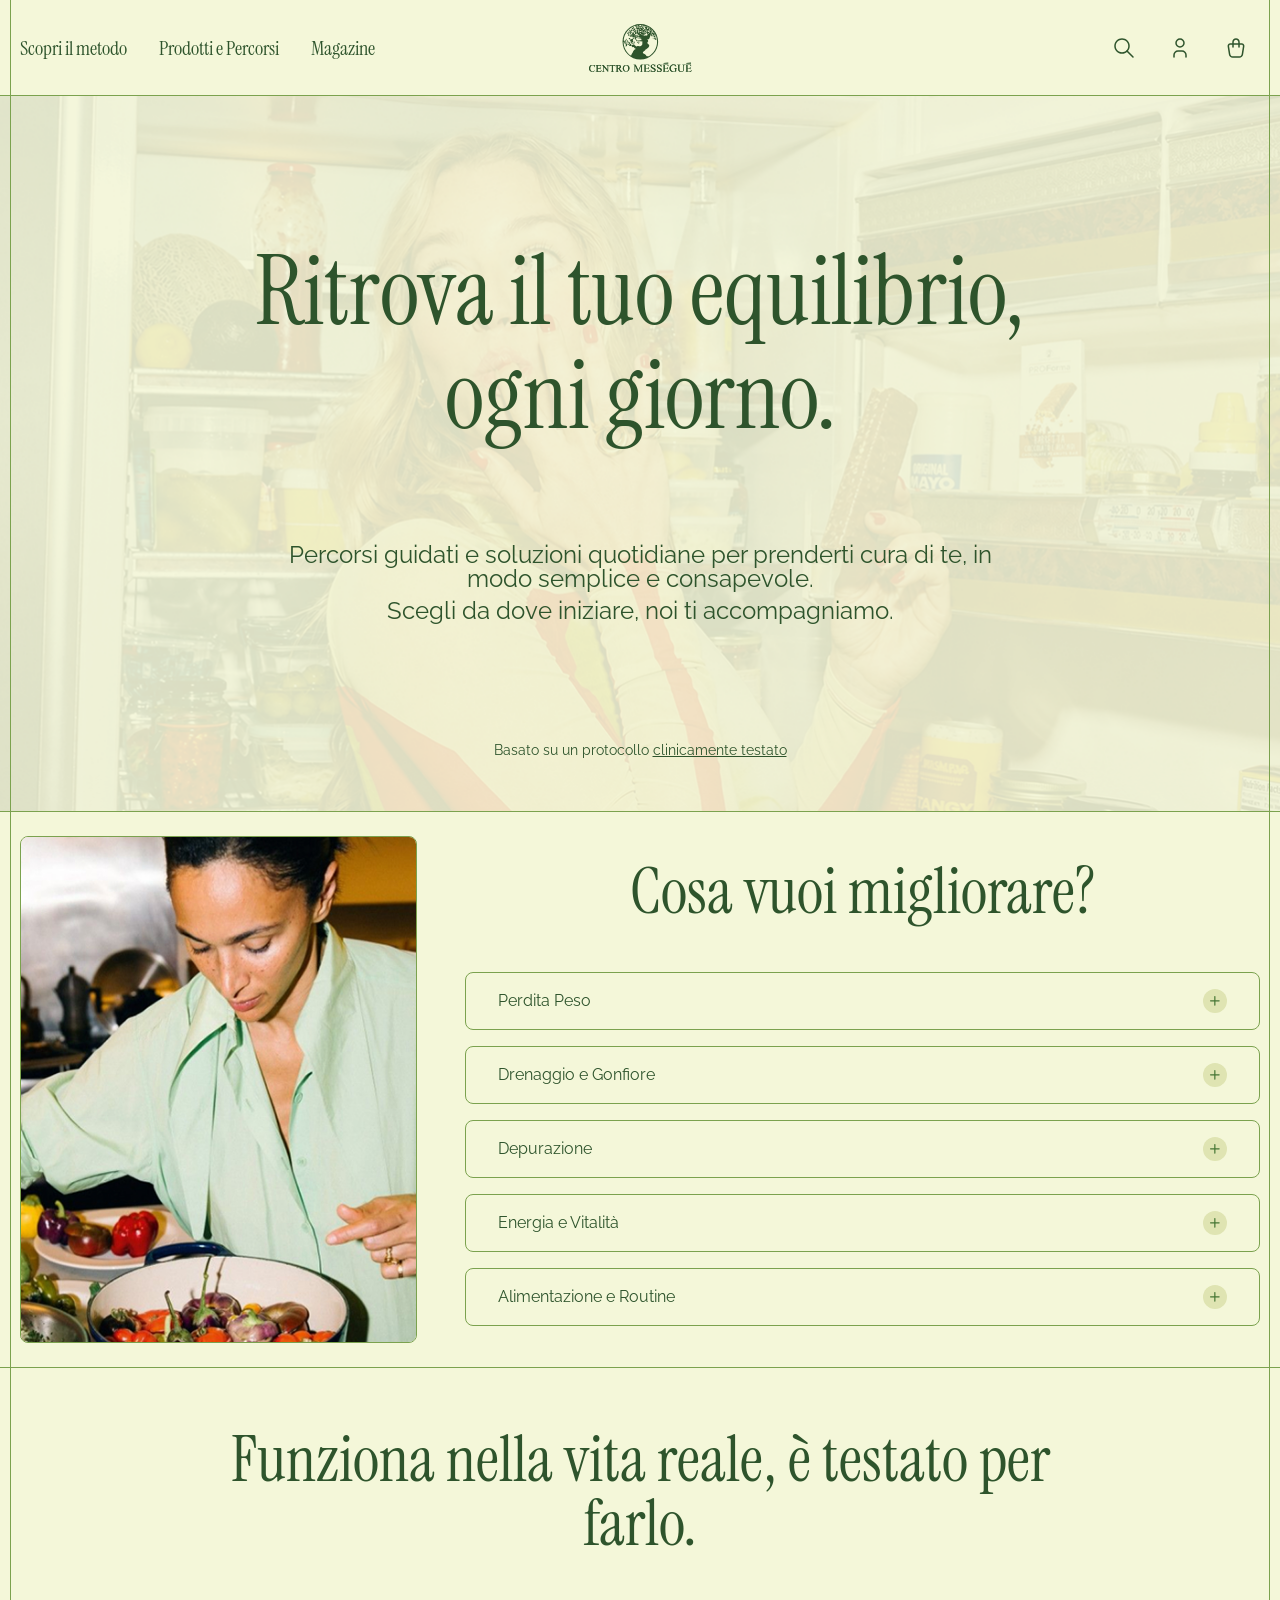
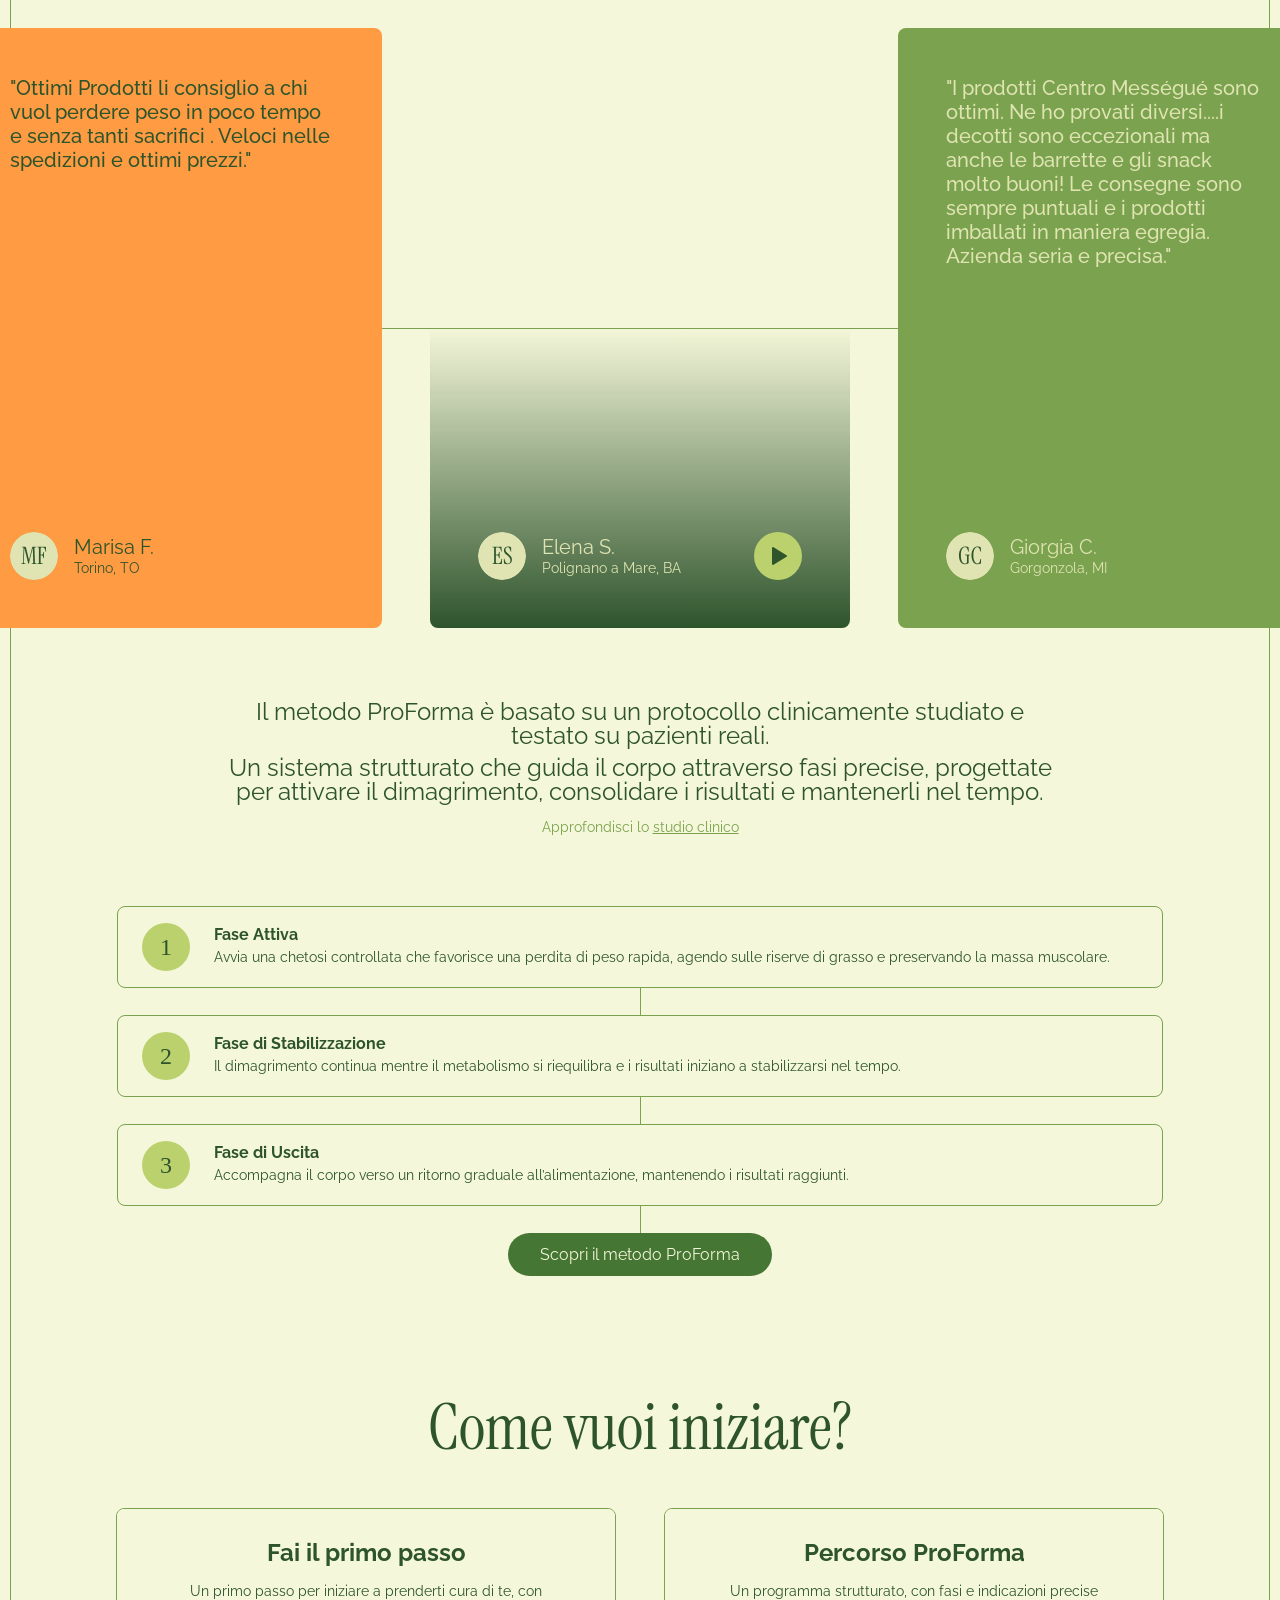
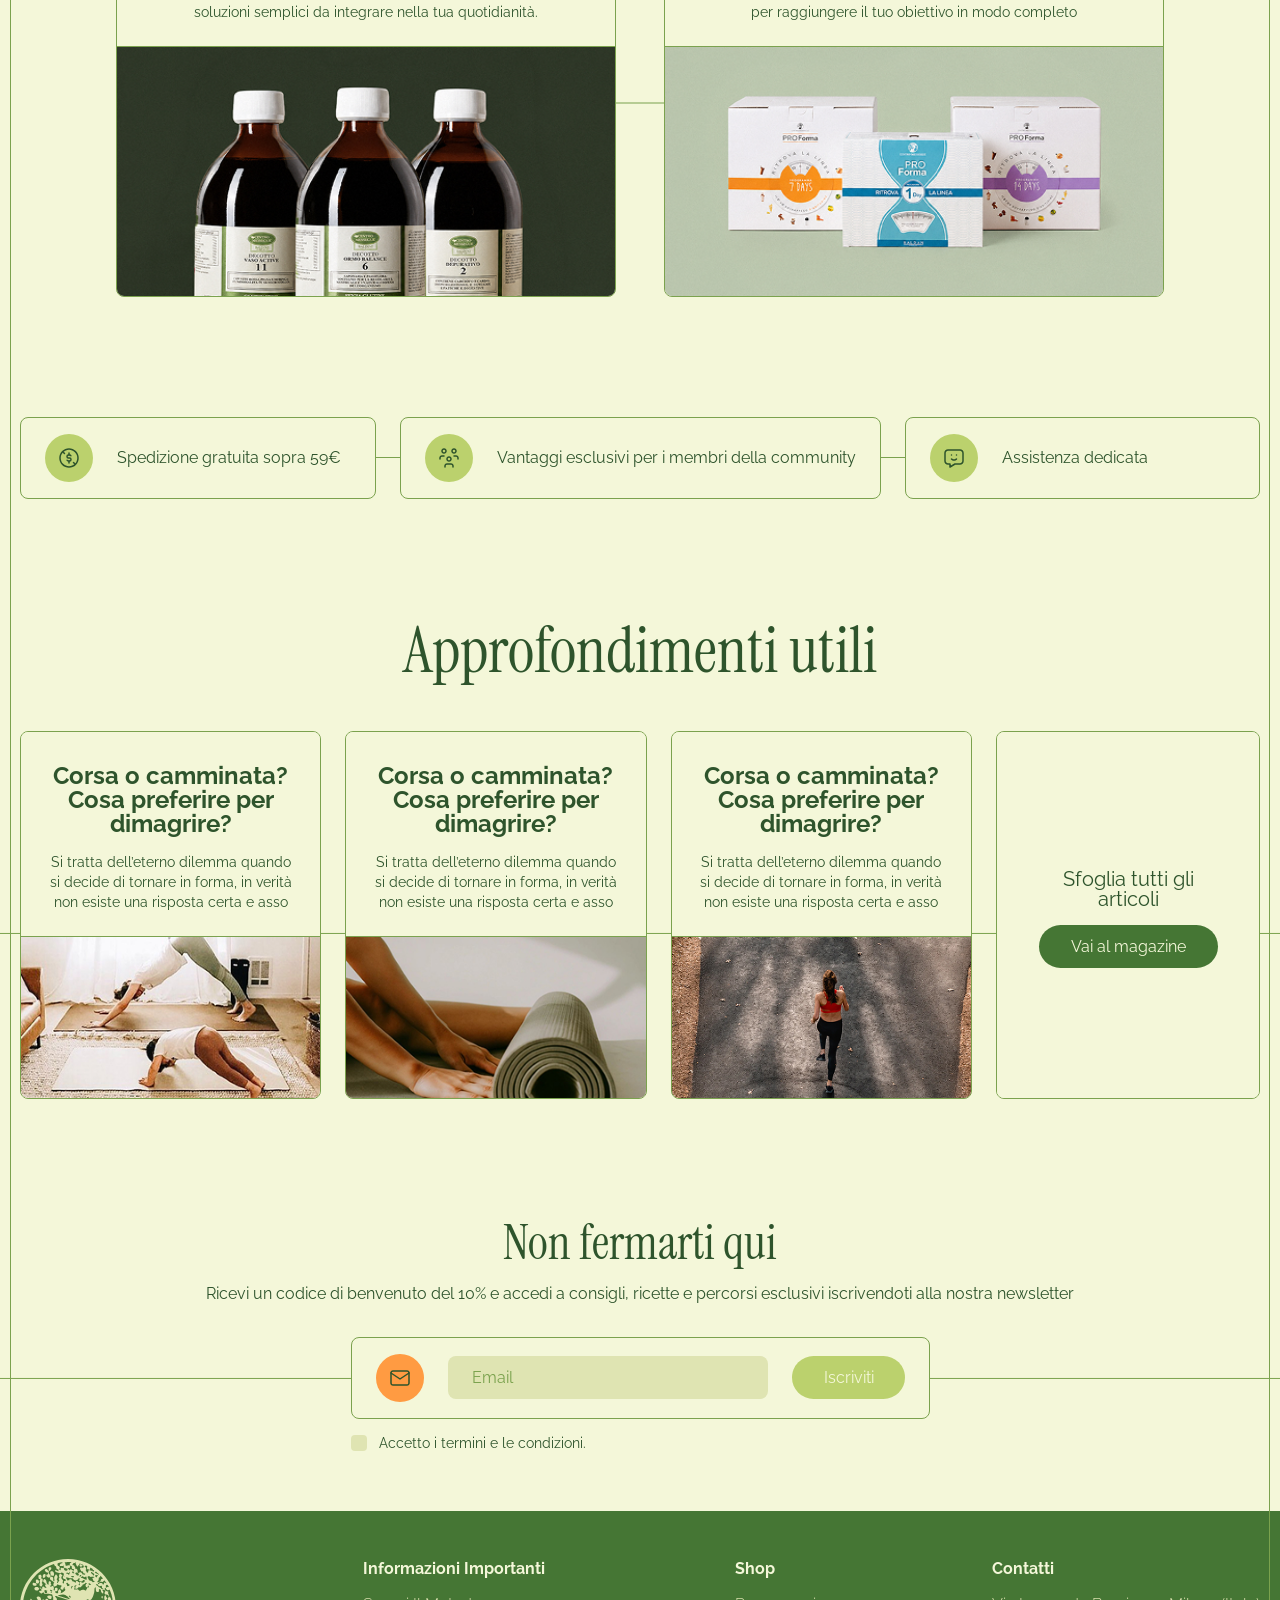
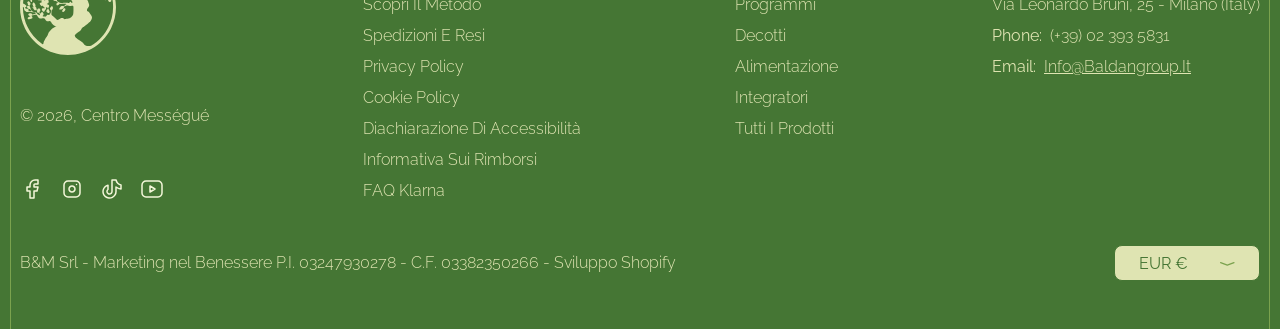
<file: index.html>
<!DOCTYPE html>
<html lang="en">

<head>
	<meta charset="UTF-8">
	<meta name="viewport" content="width=device-width, initial-scale=1.0">
	<title>Centro Mességué | Home</title>
	<!-- link css start -->
	<link rel="shortcut icon" href="./assets/images/favicon.png" type="image/x-icon">
	<link rel="stylesheet" href="./assets/css/swiper-bundle.min.css">
	<link rel="stylesheet" href="./assets/css/footer.css">
	<link rel="stylesheet" href="./assets/css/card.css">
	<link rel="stylesheet" href="./assets/css/newsletter-section.css">
	<link rel="stylesheet" href="./assets/css/blog-section.css">
	<link rel="stylesheet" href="./assets/css/icon-item-section.css">
	<link rel="stylesheet" href="./assets/css/grid-info-card-section.css">
	<link rel="stylesheet" href="./assets/css/number-item-section.css">
	<link rel="stylesheet" href="./assets/css/testimonial-section.css">
	<link rel="stylesheet" href="./assets/css/faq-section.css">
	<link rel="stylesheet" href="./assets/css/hero-section.css">
	<link rel="stylesheet" href="./assets/css/navbar.css">
	<link rel="stylesheet" href="./assets/css/main.css">
	<!-- link css end -->
</head>

<body>
	<header>
		<!-- navbar section start -->
		<nav class="navbar">
			<div class="hero-animation-btn"></div>
			<div class="container">
				<div class="navbar-wrapper">
					<div class="navbar-left">
						<div class="mobile-menu-btn">
							<div class="ham-menu">
								<span></span>
								<span></span>
								<span></span>
							</div>
						</div>
						<ul class="navbar-icons">
							<li>
								<span class="search-bar-open-btn">
									<svg width="24" height="24" viewBox="0 0 24 24" fill="none" xmlns="http://www.w3.org/2000/svg">
										<g clip-path="url(#clip0_2001_1194)">
											<path
												d="M3 10C3 10.9193 3.18106 11.8295 3.53284 12.6788C3.88463 13.5281 4.40024 14.2997 5.05025 14.9497C5.70026 15.5998 6.47194 16.1154 7.32122 16.4672C8.1705 16.8189 9.08075 17 10 17C10.9193 17 11.8295 16.8189 12.6788 16.4672C13.5281 16.1154 14.2997 15.5998 14.9497 14.9497C15.5998 14.2997 16.1154 13.5281 16.4672 12.6788C16.8189 11.8295 17 10.9193 17 10C17 9.08075 16.8189 8.1705 16.4672 7.32122C16.1154 6.47194 15.5998 5.70026 14.9497 5.05025C14.2997 4.40024 13.5281 3.88463 12.6788 3.53284C11.8295 3.18106 10.9193 3 10 3C9.08075 3 8.1705 3.18106 7.32122 3.53284C6.47194 3.88463 5.70026 4.40024 5.05025 5.05025C4.40024 5.70026 3.88463 6.47194 3.53284 7.32122C3.18106 8.1705 3 9.08075 3 10Z"
												stroke="#2E542C" stroke-width="1.5" stroke-linecap="round" stroke-linejoin="round" />
											<path d="M21 21L15 15" stroke="#2E542C" stroke-width="1.5" stroke-linecap="round"
												stroke-linejoin="round" />
										</g>
										<defs>
											<clipPath id="clip0_2001_1194">
												<rect width="24" height="24" fill="white" />
											</clipPath>
										</defs>
									</svg>
								</span>
							</li>
						</ul>
						<div class="navbar-links-wrapper">
							<span class="mobile-menu-close-window-btn"></span>
							<div class="navbar-links-inner">
								<div class="nav-sidebar-top">
									<div class="navbar-brand">
										<a href="index.html" class="navbar-logo">
											<img src="./assets/images/logo.svg" alt="logo.svg">
										</a>
									</div>
									<div class="mobile-menu-btn">
										<div class="ham-menu">
											<span></span>
											<span></span>
											<span></span>
										</div>
									</div>
								</div>
								<ul class="navbar-links">
									<li class="navbar-link">
										<a href="#!" class="navbar-link-title">
											Scopri il metodo
										</a>
									</li>
									<li class="navbar-link">
										<div class="navbar-link-title">
											Prodotti e Percorsi
										</div>
										<div class="navbar-megamenu-content">
											<div class="container">
												<div class="navbar-megamenu-content-items">
													<div class="navbar-megamenu-content-item">
														<p class="title">Consigliati</p>
														<ul class="list">
															<li><a href="#!">Best Sellers</a></li>
															<li><a href="#!">Novità</a></li>
															<li><a href="#!">Promozioni</a></li>
															<li><a href="#!"><strong>Tutti i prodotti e
																		percorsi</strong></a></li>
														</ul>
													</div>
													<div class="navbar-megamenu-content-item">
														<p class="title">Percorsi ProForma</p>
														<ul class="list">
															<li><a href="#!">Kit 1 giorno</a></li>
															<li><a href="#!">Kit 7 giorni</a></li>
															<li><a href="#!">Kit 14 giorni</a></li>
															<li><a href="#!"><strong>Vedi tutto</strong></a></li>
														</ul>
													</div>
													<div class="navbar-megamenu-content-item">
														<p class="title">Decotti</p>
														<ul class="list">
															<li><a href="#!">Drenaggio</a></li>
															<li><a href="#!">Depurazione</a></li>
															<li><a href="#!">Energia</a></li>
															<li><a href="#!">Metabolismo</a></li>
															<li><a href="#!">Pack</a></li>
															<li><a href="#!"><strong>Vedi tutto</strong></a></li>
														</ul>
													</div>
													<div class="navbar-megamenu-content-item">
														<p class="title">Alimentazione</p>
														<ul class="list">
															<li><a href="#!">Pasti</a></li>
															<li><a href="#!">Snack</a></li>
															<li><a href="#!">Dessert</a></li>
															<li><a href="#!">Bevande</a></li>
															<li><a href="#!"><strong>Vedi tutto</strong></a></li>
														</ul>
													</div>
													<div class="navbar-megamenu-content-item">
														<p class="title">Integratori</p>
														<ul class="list">
															<li><a href="#!">Drenaggio</a></li>
															<li><a href="#!">Energia</a></li>
															<li><a href="#!"><strong>Vedi tutto</strong></a></li>
														</ul>
													</div>
												</div>
											</div>
										</div>
									</li>
									<li class="navbar-link">
										<a href="#!" class="navbar-link-title">
											Magazine
										</a>
									</li>
									<!-- <li class="navbar-link">
										<div class="dropdown-wrapper">
											<div class="navbar-link-title dropdown-btn1">pages
												<span class="icon">
													<svg focusable="false" viewBox="0 0 16 14" width="10" height="10"
														xmlns="http://www.w3.org/2000/svg">
														<path fill-rule="evenodd" clip-rule="evenodd"
															d="M.116 4.884l1.768-1.768L8 9.232l6.116-6.116 1.768 1.768L8 12.768.116 4.884z">
														</path>
													</svg>
												</span>
											</div>
											<div class="sub-menu dropdown-sub-menu dropdown-sub-menu1">
												<ul>
													<li>
														<a href="collections.html">collections</a>
													</li>
													<li>
														<a href="product.html">product</a>
													</li>
													<li>
														<a href="about.html">about</a>
													</li>
													<li>
														<a href="history.html">history</a>
													</li>
													<li>
														<div class="dropdown-wrapper2">
															<div class="dropdown-nav-link-text dropdown-btn2">blog<span class="icon">
																	<svg focusable="false" viewBox="0 0 16 14" width="10" height="10"
																		xmlns="http://www.w3.org/2000/svg">
																		<path fill-rule="evenodd" clip-rule="evenodd"
																			d="M.116 4.884l1.768-1.768L8 9.232l6.116-6.116 1.768 1.768L8 12.768.116 4.884z">
																		</path>
																	</svg>
																</span>
															</div>
															<div class="sub-menu2 dropdown-sub-menu dropdown-sub-menu2">
																<ul>
																	<li>
																		<a href="blog.html">blog all</a>
																	</li>
																	<li>
																		<a href="article.html">article</a>
																	</li>
																</ul>
															</div>
														</div>
													</li>
													<li>
														<a href="contact.html">contact</a>
													</li>
													<li>
														<a href="cart.html">cart</a>
													</li>
													<li>
														<a href="store.html">find store</a>
													</li>
													<li>
														<a href="faq.html">faqs</a>
													</li>
													<li>
														<a href="policy.html">policy</a>
													</li>
													<li>
														<a href="return.html">Return</a>
													</li>
												</ul>
											</div>
										</div>
									</li> -->
								</ul>
								<div class="navbar-sidebar-bottom">
									<ul class="social-icons">
										<li>
											<a href="#!">
												<svg width="24" height="24" viewBox="0 0 24 24" fill="none" xmlns="http://www.w3.org/2000/svg">
													<g clip-path="url(#clip0_349_453)">
														<path
															d="M7 10V14H10V21H14V14H17L18 10H14V8C14 7.73478 14.1054 7.48043 14.2929 7.29289C14.4804 7.10536 14.7348 7 15 7H18V3H15C13.6739 3 12.4021 3.52678 11.4645 4.46447C10.5268 5.40215 10 6.67392 10 8V10H7Z"
															stroke="#F4F7D9" stroke-width="1.5" stroke-linecap="round" stroke-linejoin="round" />
													</g>
													<defs>
														<clipPath>
															<rect width="24" height="24" fill="white" />
														</clipPath>
													</defs>
												</svg>
											</a>
										</li>
										<li>
											<a href="#!">
												<svg width="24" height="24" viewBox="0 0 24 24" fill="none" xmlns="http://www.w3.org/2000/svg">
													<g clip-path="url(#clip0_349_456)">
														<path
															d="M4 8C4 6.93913 4.42143 5.92172 5.17157 5.17157C5.92172 4.42143 6.93913 4 8 4H16C17.0609 4 18.0783 4.42143 18.8284 5.17157C19.5786 5.92172 20 6.93913 20 8V16C20 17.0609 19.5786 18.0783 18.8284 18.8284C18.0783 19.5786 17.0609 20 16 20H8C6.93913 20 5.92172 19.5786 5.17157 18.8284C4.42143 18.0783 4 17.0609 4 16V8Z"
															stroke="#F4F7D9" stroke-width="1.5" stroke-linecap="round" stroke-linejoin="round" />
														<path
															d="M9 12C9 12.7956 9.31607 13.5587 9.87868 14.1213C10.4413 14.6839 11.2044 15 12 15C12.7956 15 13.5587 14.6839 14.1213 14.1213C14.6839 13.5587 15 12.7956 15 12C15 11.2044 14.6839 10.4413 14.1213 9.87868C13.5587 9.31607 12.7956 9 12 9C11.2044 9 10.4413 9.31607 9.87868 9.87868C9.31607 10.4413 9 11.2044 9 12Z"
															stroke="#F4F7D9" stroke-width="1.5" stroke-linecap="round" stroke-linejoin="round" />
														<path d="M16.5 7.5V7.51" stroke="#F4F7D9" stroke-width="1.5" stroke-linecap="round"
															stroke-linejoin="round" />
													</g>
													<defs>
														<clipPath>
															<rect width="24" height="24" fill="white" />
														</clipPath>
													</defs>
												</svg>
											</a>
										</li>
										<li>
											<a href="#!">
												<svg width="24" height="24" viewBox="0 0 24 24" fill="none" xmlns="http://www.w3.org/2000/svg">
													<g clip-path="url(#clip0_349_461)">
														<path
															d="M21 7.917V11.951C19.1861 11.771 17.4564 11.0961 16 10V14.5C15.9997 15.7211 15.6555 16.9175 15.0067 17.952C14.3579 18.9865 13.4308 19.8174 12.3317 20.3493C11.2325 20.8813 10.0057 21.0929 8.79185 20.9599C7.57799 20.8268 6.42615 20.3545 5.46831 19.5971C4.51046 18.8397 3.78534 17.8278 3.37603 16.6773C2.96671 15.5268 2.88976 14.2843 3.15399 13.0921C3.41821 11.8999 4.01293 10.8062 4.87 9.93642C5.72707 9.0666 6.81183 8.4558 8 8.174V12.5C7.65909 12.7557 7.38919 13.0943 7.21594 13.4836C7.04269 13.8729 6.97183 14.3001 7.0101 14.7245C7.04837 15.1489 7.1945 15.5565 7.4346 15.9086C7.6747 16.2606 8.00081 16.5455 8.38197 16.7361C8.76312 16.9266 9.18666 17.0166 9.61237 16.9975C10.0381 16.9783 10.4518 16.8507 10.8143 16.6266C11.1768 16.4026 11.476 16.0896 11.6836 15.7174C11.8911 15.3452 12 14.9261 12 14.5V3H16.083C16.2912 4.2284 16.8764 5.36162 17.7574 6.24263C18.6384 7.12363 19.7716 7.70878 21 7.917Z"
															stroke="#F4F7D9" stroke-width="1.5" stroke-linecap="round" stroke-linejoin="round" />
													</g>
													<defs>
														<clipPath>
															<rect width="24" height="24" fill="white" />
														</clipPath>
													</defs>
												</svg>
											</a>
										</li>
										<li>
											<a href="#!">
												<svg width="24" height="24" viewBox="0 0 24 24" fill="none" xmlns="http://www.w3.org/2000/svg">
													<g clip-path="url(#clip0_349_464)">
														<path
															d="M2 8C2 6.93913 2.42143 5.92172 3.17157 5.17157C3.92172 4.42143 4.93913 4 6 4H18C19.0609 4 20.0783 4.42143 20.8284 5.17157C21.5786 5.92172 22 6.93913 22 8V16C22 17.0609 21.5786 18.0783 20.8284 18.8284C20.0783 19.5786 19.0609 20 18 20H6C4.93913 20 3.92172 19.5786 3.17157 18.8284C2.42143 18.0783 2 17.0609 2 16V8Z"
															stroke="#F4F7D9" stroke-width="1.5" stroke-linecap="round" stroke-linejoin="round" />
														<path d="M10 9L15 12L10 15V9Z" stroke="#F4F7D9" stroke-width="1.5" stroke-linecap="round"
															stroke-linejoin="round" />
													</g>
													<defs>
														<clipPath>
															<rect width="24" height="24" fill="white" />
														</clipPath>
													</defs>
												</svg>
											</a>
										</li>
									</ul>
								</div>
							</div>
						</div>
					</div>
					<div class="navbar-middle">
						<div class="navbar-brand">
							<a href="index.html" class="navbar-logo">
								<img src="./assets/images/logo.svg" alt="logo.svg">
							</a>
						</div>
						<div class="navbar-brand2">
							<a href="index.html" class="navbar-logo">
								<img src="./assets/images/logo2.svg" alt="logo2.svg">
							</a>
						</div>
					</div>
					<div class="navbar-right">
						<ul class="navbar-icons">
							<li>
								<span class="search-bar-open-btn">
									<svg width="24" height="24" viewBox="0 0 24 24" fill="none" xmlns="http://www.w3.org/2000/svg">
										<g clip-path="url(#clip0_2001_1194)">
											<path
												d="M3 10C3 10.9193 3.18106 11.8295 3.53284 12.6788C3.88463 13.5281 4.40024 14.2997 5.05025 14.9497C5.70026 15.5998 6.47194 16.1154 7.32122 16.4672C8.1705 16.8189 9.08075 17 10 17C10.9193 17 11.8295 16.8189 12.6788 16.4672C13.5281 16.1154 14.2997 15.5998 14.9497 14.9497C15.5998 14.2997 16.1154 13.5281 16.4672 12.6788C16.8189 11.8295 17 10.9193 17 10C17 9.08075 16.8189 8.1705 16.4672 7.32122C16.1154 6.47194 15.5998 5.70026 14.9497 5.05025C14.2997 4.40024 13.5281 3.88463 12.6788 3.53284C11.8295 3.18106 10.9193 3 10 3C9.08075 3 8.1705 3.18106 7.32122 3.53284C6.47194 3.88463 5.70026 4.40024 5.05025 5.05025C4.40024 5.70026 3.88463 6.47194 3.53284 7.32122C3.18106 8.1705 3 9.08075 3 10Z"
												stroke="#2E542C" stroke-width="1.5" stroke-linecap="round" stroke-linejoin="round" />
											<path d="M21 21L15 15" stroke="#2E542C" stroke-width="1.5" stroke-linecap="round"
												stroke-linejoin="round" />
										</g>
										<defs>
											<clipPath>
												<rect width="24" height="24" fill="white" />
											</clipPath>
										</defs>
									</svg>
								</span>
							</li>
							<li>
								<a href="#!">
									<svg width="24" height="24" viewBox="0 0 24 24" fill="none" xmlns="http://www.w3.org/2000/svg">
										<g clip-path="url(#clip0_2001_1198)">
											<path
												d="M8 7C8 8.06087 8.42143 9.07828 9.17157 9.82843C9.92172 10.5786 10.9391 11 12 11C13.0609 11 14.0783 10.5786 14.8284 9.82843C15.5786 9.07828 16 8.06087 16 7C16 5.93913 15.5786 4.92172 14.8284 4.17157C14.0783 3.42143 13.0609 3 12 3C10.9391 3 9.92172 3.42143 9.17157 4.17157C8.42143 4.92172 8 5.93913 8 7Z"
												stroke="#2E542C" stroke-width="1.5" stroke-linecap="round" stroke-linejoin="round" />
											<path
												d="M6 21V19C6 17.9391 6.42143 16.9217 7.17157 16.1716C7.92172 15.4214 8.93913 15 10 15H14C15.0609 15 16.0783 15.4214 16.8284 16.1716C17.5786 16.9217 18 17.9391 18 19V21"
												stroke="#2E542C" stroke-width="1.5" stroke-linecap="round" stroke-linejoin="round" />
										</g>
										<defs>
											<clipPath id="clip0_2001_1198">
												<rect width="24" height="24" fill="white" />
											</clipPath>
										</defs>
									</svg>
								</a>
							</li>
							<li>
								<span class="side-cart-btn">
									<!-- <span class="cart-count">0</span> -->
									<svg width="24" height="24" viewBox="0 0 24 24" fill="none" xmlns="http://www.w3.org/2000/svg">
										<g clip-path="url(#clip0_2001_1202)">
											<path
												d="M6.33105 8H17.67C17.9584 7.99997 18.2434 8.06229 18.5054 8.1827C18.7674 8.30311 19.0003 8.47876 19.1881 8.6976C19.3759 8.91645 19.5141 9.17331 19.5933 9.45059C19.6726 9.72786 19.6909 10.019 19.647 10.304L18.392 18.456C18.2831 19.1644 17.9241 19.8105 17.38 20.2771C16.836 20.7438 16.1428 21.0002 15.426 21H8.57405C7.85745 21 7.16453 20.7434 6.62068 20.2768C6.07683 19.8102 5.71797 19.1643 5.60905 18.456L4.35405 10.304C4.31022 10.019 4.32854 9.72786 4.40775 9.45059C4.48697 9.17331 4.62521 8.91645 4.81299 8.6976C5.00078 8.47876 5.23367 8.30311 5.49569 8.1827C5.75772 8.06229 6.04268 7.99997 6.33105 8Z"
												stroke="#2E542C" stroke-width="1.5" stroke-linecap="round" stroke-linejoin="round" />
											<path
												d="M9 11V6C9 5.20435 9.31607 4.44129 9.87868 3.87868C10.4413 3.31607 11.2044 3 12 3C12.7956 3 13.5587 3.31607 14.1213 3.87868C14.6839 4.44129 15 5.20435 15 6V11"
												stroke="#2E542C" stroke-width="1.5" stroke-linecap="round" stroke-linejoin="round" />
										</g>
										<defs>
											<clipPath id="clip0_2001_1202">
												<rect width="24" height="24" fill="white" />
											</clipPath>
										</defs>
									</svg>
								</span>
							</li>
						</ul>
					</div>
				</div>
			</div>
		</nav>
		<!-- navbar section end -->

		<!-- search-bar start -->
		<div class="search-bar-overlay">
			<span class="search-bar-close-window-btn"></span>
			<div class="search-bar-inner">
				<button class="search-close-btn">
					<svg width="24" height="24" viewBox="0 0 18 18" fill="none" xmlns="http://www.w3.org/2000/svg">
						<path d="M3 15L15 3" stroke="#232323" stroke-width="1.5" stroke-linecap="round" stroke-linejoin="round">
						</path>
						<path d="M15 15L3 3" stroke="#232323" stroke-width="1.5" stroke-linecap="round" stroke-linejoin="round">
						</path>
					</svg>
				</button>
				<div class="navbar-search-bar">
					<input type="text" placeholder="search product">
					<button class="search-btn">
						<svg width="24" height="24" viewBox="0 0 24 24" fill="none" xmlns="http://www.w3.org/2000/svg">
							<g clip-path="url(#clip0_2001_1194)">
								<path
									d="M3 10C3 10.9193 3.18106 11.8295 3.53284 12.6788C3.88463 13.5281 4.40024 14.2997 5.05025 14.9497C5.70026 15.5998 6.47194 16.1154 7.32122 16.4672C8.1705 16.8189 9.08075 17 10 17C10.9193 17 11.8295 16.8189 12.6788 16.4672C13.5281 16.1154 14.2997 15.5998 14.9497 14.9497C15.5998 14.2997 16.1154 13.5281 16.4672 12.6788C16.8189 11.8295 17 10.9193 17 10C17 9.08075 16.8189 8.1705 16.4672 7.32122C16.1154 6.47194 15.5998 5.70026 14.9497 5.05025C14.2997 4.40024 13.5281 3.88463 12.6788 3.53284C11.8295 3.18106 10.9193 3 10 3C9.08075 3 8.1705 3.18106 7.32122 3.53284C6.47194 3.88463 5.70026 4.40024 5.05025 5.05025C4.40024 5.70026 3.88463 6.47194 3.53284 7.32122C3.18106 8.1705 3 9.08075 3 10Z"
									stroke="#fff" stroke-width="1.5" stroke-linecap="round" stroke-linejoin="round" />
								<path d="M21 21L15 15" stroke="#fff" stroke-width="1.5" stroke-linecap="round"
									stroke-linejoin="round" />
							</g>
							<defs>
								<clipPath>
									<rect width="24" height="24" fill="white" />
								</clipPath>
							</defs>
						</svg>
					</button>
				</div>
			</div>
		</div>
		<!-- search-bar end -->
	</header>

	<main>
		<!-- hero section start -->
		<section class="hero-slider-section">
			<div class="hero-animation-btn"></div>
			<div class="container">
				<div class="hero-content-inner">
					<div class="hero-content">
						<h1 class="title">Ritrova il tuo equilibrio,
							ogni giorno.</h1>
						<div class="content">
							<h2 class="subtitle">Percorsi guidati e soluzioni quotidiane per prenderti cura di te,
								in modo semplice e consapevole.</h2>
							<h2 class="subtitle">Scegli da dove iniziare, noi ti accompagniamo.</h2>
							<p class="text">Basato su un protocollo <a href="#!">clinicamente testato</a></p>
						</div>
					</div>
				</div>
			</div>
		</section>
		<!-- hero section end -->

		<!-- faq-section start -->
		<section class="faq-section">
			<div class="container">
				<div class="faq-wrapper">
					<div class="faq-content">
						<div class="faq-img">
							<img src="./assets/images/faq-section-img.jpg" alt="faq-section-img.jpg">
						</div>
					</div>
					<div class="faq-link-wrap">
						<h2 class="faq-link-wrap-area-title">Cosa vuoi migliorare?</h2>
						<div class="faq-link-wrap-items">
							<div class="faq-link-wrap-item">
								<div class="item-title-wrapper">
									<p class="item-title">Perdita Peso</p>
									<span class="icon">
										<svg width="11" height="11" viewBox="0 0 11 11" fill="none" xmlns="http://www.w3.org/2000/svg">
											<path
												d="M5.33333 0C5.51014 0 5.67971 0.070238 5.80474 0.195262C5.92976 0.320287 6 0.489856 6 0.666667V4.66667H10C10.1768 4.66667 10.3464 4.7369 10.4714 4.86193C10.5964 4.98695 10.6667 5.15652 10.6667 5.33333C10.6667 5.51014 10.5964 5.67971 10.4714 5.80474C10.3464 5.92976 10.1768 6 10 6H6V10C6 10.1768 5.92976 10.3464 5.80474 10.4714C5.67971 10.5964 5.51014 10.6667 5.33333 10.6667C5.15652 10.6667 4.98695 10.5964 4.86193 10.4714C4.7369 10.3464 4.66667 10.1768 4.66667 10V6H0.666667C0.489856 6 0.320287 5.92976 0.195262 5.80474C0.070238 5.67971 0 5.51014 0 5.33333C0 5.15652 0.070238 4.98695 0.195262 4.86193C0.320287 4.7369 0.489856 4.66667 0.666667 4.66667H4.66667V0.666667C4.66667 0.489856 4.7369 0.320287 4.86193 0.195262C4.98695 0.070238 5.15652 0 5.33333 0Z"
												fill="#457634" />
										</svg>

									</span>
								</div>
								<div class="faq-link-wrap-item-content">
									<div class="faq-link-wrap-item-content-inner">
										<div class="content">
											<p class="title">Perdita Peso</p>
											<p class="text">Programmi e soluzioni per ridurre il peso in modo
												strutturato e progressivo</p>
										</div>
										<div class="faq-link-wrap-btn">
											<a href="#!" class="btn secondary-btn">Scopri il percorso</a>
										</div>
									</div>
								</div>
							</div>
							<div class="faq-link-wrap-item">
								<div class="item-title-wrapper">
									<p class="item-title">Drenaggio e Gonfiore</p>
									<span class="icon">
										<svg width="11" height="11" viewBox="0 0 11 11" fill="none" xmlns="http://www.w3.org/2000/svg">
											<path
												d="M5.33333 0C5.51014 0 5.67971 0.070238 5.80474 0.195262C5.92976 0.320287 6 0.489856 6 0.666667V4.66667H10C10.1768 4.66667 10.3464 4.7369 10.4714 4.86193C10.5964 4.98695 10.6667 5.15652 10.6667 5.33333C10.6667 5.51014 10.5964 5.67971 10.4714 5.80474C10.3464 5.92976 10.1768 6 10 6H6V10C6 10.1768 5.92976 10.3464 5.80474 10.4714C5.67971 10.5964 5.51014 10.6667 5.33333 10.6667C5.15652 10.6667 4.98695 10.5964 4.86193 10.4714C4.7369 10.3464 4.66667 10.1768 4.66667 10V6H0.666667C0.489856 6 0.320287 5.92976 0.195262 5.80474C0.070238 5.67971 0 5.51014 0 5.33333C0 5.15652 0.070238 4.98695 0.195262 4.86193C0.320287 4.7369 0.489856 4.66667 0.666667 4.66667H4.66667V0.666667C4.66667 0.489856 4.7369 0.320287 4.86193 0.195262C4.98695 0.070238 5.15652 0 5.33333 0Z"
												fill="#457634" />
										</svg>

									</span>
								</div>
								<div class="faq-link-wrap-item-content">
									<div class="faq-link-wrap-item-content-inner">
										<div class="content">
											<p class="title">Drenaggio e Gonfiore</p>
											<p class="text">Aiuta il corpo a eliminare liquidi in eccesso e sentirti più
												leggero</p>
										</div>
										<div class="faq-link-wrap-btn">
											<a href="#!" class="btn secondary-btn">Scopri le soluzioni</a>
										</div>
									</div>
								</div>
							</div>
							<div class="faq-link-wrap-item">
								<div class="item-title-wrapper">
									<p class="item-title">Depurazione</p>
									<span class="icon">
										<svg width="11" height="11" viewBox="0 0 11 11" fill="none" xmlns="http://www.w3.org/2000/svg">
											<path
												d="M5.33333 0C5.51014 0 5.67971 0.070238 5.80474 0.195262C5.92976 0.320287 6 0.489856 6 0.666667V4.66667H10C10.1768 4.66667 10.3464 4.7369 10.4714 4.86193C10.5964 4.98695 10.6667 5.15652 10.6667 5.33333C10.6667 5.51014 10.5964 5.67971 10.4714 5.80474C10.3464 5.92976 10.1768 6 10 6H6V10C6 10.1768 5.92976 10.3464 5.80474 10.4714C5.67971 10.5964 5.51014 10.6667 5.33333 10.6667C5.15652 10.6667 4.98695 10.5964 4.86193 10.4714C4.7369 10.3464 4.66667 10.1768 4.66667 10V6H0.666667C0.489856 6 0.320287 5.92976 0.195262 5.80474C0.070238 5.67971 0 5.51014 0 5.33333C0 5.15652 0.070238 4.98695 0.195262 4.86193C0.320287 4.7369 0.489856 4.66667 0.666667 4.66667H4.66667V0.666667C4.66667 0.489856 4.7369 0.320287 4.86193 0.195262C4.98695 0.070238 5.15652 0 5.33333 0Z"
												fill="#457634" />
										</svg>

									</span>
								</div>
								<div class="faq-link-wrap-item-content">
									<div class="faq-link-wrap-item-content-inner">
										<div class="content">
											<p class="title">Depurazione</p>
											<p class="text">Supporta i processi naturali di depurazione e riequilibra
												l’organismo</p>
										</div>
										<div class="faq-link-wrap-btn">
											<a href="#!" class="btn secondary-btn">Scopri le soluzioni</a>
										</div>
									</div>
								</div>
							</div>
							<div class="faq-link-wrap-item">
								<div class="item-title-wrapper">
									<p class="item-title">Energia e Vitalità</p>
									<span class="icon">
										<svg width="11" height="11" viewBox="0 0 11 11" fill="none" xmlns="http://www.w3.org/2000/svg">
											<path
												d="M5.33333 0C5.51014 0 5.67971 0.070238 5.80474 0.195262C5.92976 0.320287 6 0.489856 6 0.666667V4.66667H10C10.1768 4.66667 10.3464 4.7369 10.4714 4.86193C10.5964 4.98695 10.6667 5.15652 10.6667 5.33333C10.6667 5.51014 10.5964 5.67971 10.4714 5.80474C10.3464 5.92976 10.1768 6 10 6H6V10C6 10.1768 5.92976 10.3464 5.80474 10.4714C5.67971 10.5964 5.51014 10.6667 5.33333 10.6667C5.15652 10.6667 4.98695 10.5964 4.86193 10.4714C4.7369 10.3464 4.66667 10.1768 4.66667 10V6H0.666667C0.489856 6 0.320287 5.92976 0.195262 5.80474C0.070238 5.67971 0 5.51014 0 5.33333C0 5.15652 0.070238 4.98695 0.195262 4.86193C0.320287 4.7369 0.489856 4.66667 0.666667 4.66667H4.66667V0.666667C4.66667 0.489856 4.7369 0.320287 4.86193 0.195262C4.98695 0.070238 5.15652 0 5.33333 0Z"
												fill="#457634" />
										</svg>

									</span>
								</div>
								<div class="faq-link-wrap-item-content">
									<div class="faq-link-wrap-item-content-inner">
										<div class="content">
											<p class="title">Energia e Vitalità</p>
											<p class="text">Ritrova energia e riduci la sensazione di stanchezza nella
												quotidianità</p>
										</div>
										<div class="faq-link-wrap-btn">
											<a href="#!" class="btn secondary-btn">Scopri le soluzioni</a>
										</div>
									</div>
								</div>
							</div>
							<div class="faq-link-wrap-item">
								<div class="item-title-wrapper">
									<p class="item-title">Alimentazione e Routine</p>
									<span class="icon">
										<svg width="11" height="11" viewBox="0 0 11 11" fill="none" xmlns="http://www.w3.org/2000/svg">
											<path
												d="M5.33333 0C5.51014 0 5.67971 0.070238 5.80474 0.195262C5.92976 0.320287 6 0.489856 6 0.666667V4.66667H10C10.1768 4.66667 10.3464 4.7369 10.4714 4.86193C10.5964 4.98695 10.6667 5.15652 10.6667 5.33333C10.6667 5.51014 10.5964 5.67971 10.4714 5.80474C10.3464 5.92976 10.1768 6 10 6H6V10C6 10.1768 5.92976 10.3464 5.80474 10.4714C5.67971 10.5964 5.51014 10.6667 5.33333 10.6667C5.15652 10.6667 4.98695 10.5964 4.86193 10.4714C4.7369 10.3464 4.66667 10.1768 4.66667 10V6H0.666667C0.489856 6 0.320287 5.92976 0.195262 5.80474C0.070238 5.67971 0 5.51014 0 5.33333C0 5.15652 0.070238 4.98695 0.195262 4.86193C0.320287 4.7369 0.489856 4.66667 0.666667 4.66667H4.66667V0.666667C4.66667 0.489856 4.7369 0.320287 4.86193 0.195262C4.98695 0.070238 5.15652 0 5.33333 0Z"
												fill="#457634" />
										</svg>

									</span>
								</div>
								<div class="faq-link-wrap-item-content">
									<div class="faq-link-wrap-item-content-inner">
										<div class="content">
											<p class="title">Alimentazione e Routine</p>
											<p class="text">Pasti e prodotti per integrare abitudini sane nella tua
												giornata</p>
										</div>
										<div class="faq-link-wrap-btn">
											<a href="#!" class="btn secondary-btn">Scopri le soluzioni</a>
										</div>
									</div>
								</div>
							</div>
						</div>
					</div>
				</div>
			</div>
		</section>
		<!-- faq-section end -->

		<!-- testimonial-section start -->
		<section class="section testimonial-section pb-0">
			<div class="container">
				<div class="testimonial-heading">
					<h2 class="title">Funziona nella vita reale, è testato per farlo.</h2>
				</div>
			</div>
			<div class="swiper testimonial-slider">
				<div class="swiper-wrapper">
					<div class="swiper-slide">
						<div class="testimonial-item orange">
							<div class="testimonial-text-item">
								<div class="testimonial-text-content">
									<h3 class="text">"Ottimi Prodotti li consiglio a chi vuol perdere peso in poco tempo
										e senza tanti
										sacrifici . Veloci nelle spedizioni e ottimi prezzi."</h3>
								</div>
								<div class="testimonial-author">
									<div class="img">
										<img src="./assets/images/testimonial-author.png" alt="testimonial-author.png">
									</div>
									<div class="content">
										<h4 class="name">Marisa F.</h4>
										<p class="designation">Torino, TO</p>
									</div>
								</div>
							</div>
						</div>
					</div>
					<div class="swiper-slide">
						<div class="testimonial-item">
							<div class="testimonial-bg-item">
								<video class="testimonial-video">
									<source src="./assets/videos/testimonial-video.mp4" type="video/mp4">
								</video>
								<div class="testimonial-overlay">
									<div class="overlay-content-btm">
										<div class="testimonial-author">
											<div class="img">
												<img src="./assets/images/testimonial-author2.png" alt="testimonial-author2.png">
											</div>
											<div class="content">
												<h4 class="name">Elena S.</h4>
												<p class="designation">Polignano a Mare, BA</p>
											</div>
										</div>
										<button class="video-play-btn">
											<span class="icon">
												<svg class="play-icon" width="24" height="24" viewBox="0 0 24 24" fill="none"
													xmlns="http://www.w3.org/2000/svg">
													<g clip-path="url(#clip0_331_5989)">
														<path
															d="M6 4.00028V20.0003C5.99995 20.1782 6.04737 20.3529 6.13738 20.5064C6.22739 20.6599 6.35672 20.7866 6.51202 20.8734C6.66733 20.9602 6.84299 21.0041 7.02088 21.0003C7.19878 20.9966 7.37245 20.9455 7.524 20.8523L20.524 12.8523C20.6696 12.7628 20.7898 12.6375 20.8733 12.4884C20.9567 12.3392 21.0005 12.1712 21.0005 12.0003C21.0005 11.8294 20.9567 11.6613 20.8733 11.5122C20.7898 11.363 20.6696 11.2378 20.524 11.1483L7.524 3.14828C7.37245 3.05505 7.19878 3.00393 7.02088 3.00022C6.84299 2.9965 6.66733 3.04032 6.51202 3.12714C6.35672 3.21397 6.22739 3.34066 6.13738 3.49414C6.04737 3.64763 5.99995 3.82235 6 4.00028Z"
															fill="#2E542C" />
													</g>
													<defs>
														<clipPath id="clip0_331_5989">
															<rect width="24" height="24" fill="white" />
														</clipPath>
													</defs>
												</svg>
												<svg xmlns="http://www.w3.org/2000/svg" width="24" height="24" class="bi bi-pause pause-icon"
													viewBox="0 0 16 16">
													<path
														d="M6 3.5a.5.5 0 0 1 .5.5v8a.5.5 0 0 1-1 0V4a.5.5 0 0 1 .5-.5m4 0a.5.5 0 0 1 .5.5v8a.5.5 0 0 1-1 0V4a.5.5 0 0 1 .5-.5"
														fill="#2E542C" />
												</svg>
											</span>
										</button>
									</div>
								</div>
							</div>
						</div>
					</div>
					<div class="swiper-slide">
						<div class="testimonial-item">
							<div class="testimonial-text-item" style="background: #7BA24E;">
								<div class="testimonial-text-content">
									<h3 class="text">"I prodotti Centro Mességué sono ottimi. Ne ho provati diversi....i
										decotti sono
										eccezionali ma anche le barrette e gli snack molto buoni! Le consegne sono
										sempre puntuali e i
										prodotti imballati in maniera egregia. Azienda seria e precisa."</h3>
								</div>
								<div class="testimonial-author">
									<div class="img">
										<img src="./assets/images/testimonial-author3.png" alt="testimonial-author3.png">
									</div>
									<div class="content">
										<h4 class="name">Giorgia C.</h4>
										<p class="designation">Gorgonzola, MI</p>
									</div>
								</div>
							</div>
						</div>
					</div>
					<div class="swiper-slide">
						<div class="testimonial-item">
							<div class="testimonial-bg-item img">
								<img src="./assets/images/testimonial-img.jpg" alt="testimonial-img.jpg">
								<div class="testimonial-overlay">
									<div class="overlay-content-top">
										<h3 class="text">"I prodotti Centro Mességué sono ottimi. Ne ho provati
											diversi.... i decotti sono
											eccezionali ma anche le barrette e gli snack molto buoni! Le consegne sono
											sempre puntuali e i
											prodotti imballati in maniera egregia. Azienda seria e precisa."</h3>
									</div>
									<div class="overlay-content-btm">
										<div class="testimonial-author">
											<div class="img">
												<img src="./assets/images/testimonial-author4.png" alt="testimonial-author4.png">
											</div>
											<div class="content">
												<h4 class="name">Paola R.</h4>
												<p class="designation">Nardò, LE</p>
											</div>
										</div>
									</div>
								</div>
							</div>
						</div>
					</div>
					<div class="swiper-slide">
						<div class="testimonial-item orange">
							<div class="testimonial-text-item">
								<div class="testimonial-text-content">
									<h3 class="text">"Ottimi Prodotti li consiglio a chi vuol perdere peso in poco tempo
										e senza tanti
										sacrifici . Veloci nelle spedizioni e ottimi prezzi."</h3>
								</div>
								<div class="testimonial-author">
									<div class="img">
										<img src="./assets/images/testimonial-author.png" alt="testimonial-author.png">
									</div>
									<div class="content">
										<h4 class="name">Marisa F.</h4>
										<p class="designation">Torino, TO</p>
									</div>
								</div>
							</div>
						</div>
					</div>
					<div class="swiper-slide">
						<div class="testimonial-item">
							<div class="testimonial-bg-item">
								<video class="testimonial-video">
									<source src="./assets/videos/testimonial-video.mp4" type="video/mp4">
								</video>
								<div class="testimonial-overlay">
									<div class="overlay-content-btm">
										<div class="testimonial-author">
											<div class="img">
												<img src="./assets/images/testimonial-author2.png" alt="testimonial-author2.png">
											</div>
											<div class="content">
												<h4 class="name">Elena S.</h4>
												<p class="designation">Polignano a Mare, BA</p>
											</div>
										</div>
										<button class="video-play-btn">
											<span class="icon">
												<svg class="play-icon" width="24" height="24" viewBox="0 0 24 24" fill="none"
													xmlns="http://www.w3.org/2000/svg">
													<g clip-path="url(#clip0_331_5989)">
														<path
															d="M6 4.00028V20.0003C5.99995 20.1782 6.04737 20.3529 6.13738 20.5064C6.22739 20.6599 6.35672 20.7866 6.51202 20.8734C6.66733 20.9602 6.84299 21.0041 7.02088 21.0003C7.19878 20.9966 7.37245 20.9455 7.524 20.8523L20.524 12.8523C20.6696 12.7628 20.7898 12.6375 20.8733 12.4884C20.9567 12.3392 21.0005 12.1712 21.0005 12.0003C21.0005 11.8294 20.9567 11.6613 20.8733 11.5122C20.7898 11.363 20.6696 11.2378 20.524 11.1483L7.524 3.14828C7.37245 3.05505 7.19878 3.00393 7.02088 3.00022C6.84299 2.9965 6.66733 3.04032 6.51202 3.12714C6.35672 3.21397 6.22739 3.34066 6.13738 3.49414C6.04737 3.64763 5.99995 3.82235 6 4.00028Z"
															fill="#2E542C" />
													</g>
													<defs>
														<clipPath id="clip0_331_5989">
															<rect width="24" height="24" fill="white" />
														</clipPath>
													</defs>
												</svg>
												<svg xmlns="http://www.w3.org/2000/svg" width="24" height="24" class="bi bi-pause pause-icon"
													viewBox="0 0 16 16">
													<path
														d="M6 3.5a.5.5 0 0 1 .5.5v8a.5.5 0 0 1-1 0V4a.5.5 0 0 1 .5-.5m4 0a.5.5 0 0 1 .5.5v8a.5.5 0 0 1-1 0V4a.5.5 0 0 1 .5-.5"
														fill="#2E542C" />
												</svg>
											</span>
										</button>
									</div>
								</div>
							</div>
						</div>
					</div>
					<div class="swiper-slide">
						<div class="testimonial-item">
							<div class="testimonial-text-item" style="background: #7BA24E;">
								<div class="testimonial-text-content">
									<h3 class="text">"I prodotti Centro Mességué sono ottimi. Ne ho provati diversi....i
										decotti sono
										eccezionali ma anche le barrette e gli snack molto buoni! Le consegne sono
										sempre puntuali e i
										prodotti imballati in maniera egregia. Azienda seria e precisa."</h3>
								</div>
								<div class="testimonial-author">
									<div class="img">
										<img src="./assets/images/testimonial-author3.png" alt="testimonial-author3.png">
									</div>
									<div class="content">
										<h4 class="name">Giorgia C.</h4>
										<p class="designation">Gorgonzola, MI</p>
									</div>
								</div>
							</div>
						</div>
					</div>
					<div class="swiper-slide">
						<div class="testimonial-item">
							<div class="testimonial-bg-item img">
								<img src="./assets/images/testimonial-img.jpg" alt="testimonial-img.jpg">
								<div class="testimonial-overlay">
									<div class="overlay-content-top">
										<h3 class="text">"I prodotti Centro Mességué sono ottimi. Ne ho provati
											diversi.... i decotti sono
											eccezionali ma anche le barrette e gli snack molto buoni! Le consegne sono
											sempre puntuali e i
											prodotti imballati in maniera egregia. Azienda seria e precisa."</h3>
									</div>
									<div class="overlay-content-btm">
										<div class="testimonial-author">
											<div class="img">
												<img src="./assets/images/testimonial-author4.png" alt="testimonial-author4.png">
											</div>
											<div class="content">
												<h4 class="name">Paola R.</h4>
												<p class="designation">Nardò, LE</p>
											</div>
										</div>
									</div>
								</div>
							</div>
						</div>
					</div>
				</div>
			</div>
		</section>
		<!-- testimonial-section end -->

		<!-- number-item-section start -->
		<section class="section number-item-section pt-0">
			<div class="container">
				<div class="number-item-section-wrap">
					<div class="number-item-text-area">
						<div class="content">
							<p>Il metodo ProForma è basato su un protocollo clinicamente studiato e testato su pazienti
								reali.</p>
							<p>Un sistema strutturato che guida il corpo attraverso fasi precise, progettate per
								attivare il
								dimagrimento, consolidare i risultati e mantenerli nel tempo.</p>
						</div>
						<p class="number-item-text-mark">Approfondisci lo <a href="#!">studio clinico</a></p>
					</div>
					<div class="number-items">
						<div class="number-item">
							<span class="number">1</span>
							<div class="content">
								<h2 class="title">Fase Attiva</h2>
								<p class="text">Avvia una chetosi controllata che favorisce una perdita di peso rapida,
									agendo sulle
									riserve di grasso e preservando la massa muscolare.</p>
							</div>
						</div>
						<span class="line"></span>
						<div class="number-item">
							<span class="number">2</span>
							<div class="content">
								<h2 class="title">Fase di Stabilizzazione</h2>
								<p class="text">Il dimagrimento continua mentre il metabolismo si riequilibra e i
									risultati iniziano a
									stabilizzarsi nel tempo.</p>
							</div>
						</div>
						<span class="line"></span>
						<div class="number-item">
							<span class="number">3</span>
							<div class="content">
								<h2 class="title">Fase di Uscita</h2>
								<p class="text">Accompagna il corpo verso un ritorno graduale all’alimentazione,
									mantenendo i risultati
									raggiunti.</p>
							</div>
						</div>
						<span class="line"></span>
					</div>
					<div class="section-btn">
						<a href="#!" class="btn primary-btn">Scopri il metodo ProForma</a>
					</div>
				</div>
			</div>
		</section>
		<!-- number-item-section end -->

		<!-- grid-info-card-section start -->
		<section class="section grid-info-card-section">
			<div class="container">
				<div class="grid-info-card-heading">
					<h2 class="title">Come vuoi iniziare?</h2>
				</div>
				<div class="grid-info-card-items">
					<div class="grid-info-card-item">
						<div class="content">
							<h3 class="title">Fai il primo passo</h3>
							<p class="text">Un primo passo per iniziare a prenderti cura di te, con soluzioni semplici
								da integrare
								nella tua quotidianità.</p>
						</div>
						<div class="img">
							<img src="./assets/images/grid-info-card-img.jpg" alt="grid-info-card-img.jpg">
							<div class="overlay">
								<a href="#!" class="btn secondary-btn">Scopri i programmi</a>
							</div>
						</div>
					</div>
					<div class="grid-info-card-item">
						<div class="content">
							<h3 class="title">Percorso ProForma</h3>
							<p class="text">Un programma strutturato, con fasi e indicazioni precise per raggiungere il
								tuo obiettivo
								in modo completo</p>
						</div>
						<div class="img">
							<img src="./assets/images/grid-info-card-img2.jpg" alt="grid-info-card-img2.jpg">
							<div class="overlay">
								<a href="#!" class="btn secondary-btn">Scopri i programmi</a>
							</div>
						</div>
					</div>
				</div>
			</div>
		</section>
		<!-- grid-info-card-section end -->

		<!-- icon-item-section start -->
		<section class="section icon-item-section">
			<div class="container">
				<div class="icon-items">
					<div class="icon-item">
						<span class="icon">
							<svg width="24" height="24" viewBox="0 0 24 24" fill="none" xmlns="http://www.w3.org/2000/svg">
								<g clip-path="url(#clip0_242_1468)">
									<path
										d="M3 12C3 13.1819 3.23279 14.3522 3.68508 15.4442C4.13738 16.5361 4.80031 17.5282 5.63604 18.364C6.47177 19.1997 7.46392 19.8626 8.55585 20.3149C9.64778 20.7672 10.8181 21 12 21C13.1819 21 14.3522 20.7672 15.4442 20.3149C16.5361 19.8626 17.5282 19.1997 18.364 18.364C19.1997 17.5282 19.8626 16.5361 20.3149 15.4442C20.7672 14.3522 21 13.1819 21 12C21 10.8181 20.7672 9.64778 20.3149 8.55585C19.8626 7.46392 19.1997 6.47177 18.364 5.63604C17.5282 4.80031 16.5361 4.13738 15.4442 3.68508C14.3522 3.23279 13.1819 3 12 3C10.8181 3 9.64778 3.23279 8.55585 3.68508C7.46392 4.13738 6.47177 4.80031 5.63604 5.63604C4.80031 6.47177 4.13738 7.46392 3.68508 8.55585C3.23279 9.64778 3 10.8181 3 12Z"
										stroke="#2E542C" stroke-width="1.5" stroke-linecap="round" stroke-linejoin="round" />
									<path
										d="M13.867 9.74991C13.621 9.26991 13.159 8.98091 12.667 8.99991H11.333C10.597 8.99991 10 9.66991 10 10.4999C10 11.3269 10.597 11.9989 11.333 11.9989H12.667C13.403 11.9989 14 12.6699 14 13.4989C14 14.3269 13.403 14.9979 12.667 14.9979H11.333C10.841 15.0169 10.379 14.7279 10.133 14.2479"
										stroke="#2E542C" stroke-width="1.5" stroke-linecap="round" stroke-linejoin="round" />
									<path d="M12 7V9" stroke="#2E542C" stroke-width="1.5" stroke-linecap="round"
										stroke-linejoin="round" />
									<path d="M12 15V17" stroke="#2E542C" stroke-width="1.5" stroke-linecap="round"
										stroke-linejoin="round" />
									<path d="M6 6L7.5 7.5" stroke="#2E542C" stroke-width="1.5" stroke-linecap="round"
										stroke-linejoin="round" />
									<path d="M16.5 16.5L18 18" stroke="#2E542C" stroke-width="1.5" stroke-linecap="round"
										stroke-linejoin="round" />
								</g>
								<defs>
									<clipPath id="clip0_242_1468">
										<rect width="24" height="24" fill="white" />
									</clipPath>
								</defs>
							</svg>
						</span>
						<div class="content">
							<h2 class="title">Spedizione gratuita sopra 59€</h2>
						</div>
					</div>
					<span class="line"></span>
					<div class="icon-item">
						<span class="icon">
							<svg width="24" height="24" viewBox="0 0 24 24" fill="none" xmlns="http://www.w3.org/2000/svg">
								<g clip-path="url(#clip0_242_1479)">
									<path
										d="M10 13C10 13.5304 10.2107 14.0391 10.5858 14.4142C10.9609 14.7893 11.4696 15 12 15C12.5304 15 13.0391 14.7893 13.4142 14.4142C13.7893 14.0391 14 13.5304 14 13C14 12.4696 13.7893 11.9609 13.4142 11.5858C13.0391 11.2107 12.5304 11 12 11C11.4696 11 10.9609 11.2107 10.5858 11.5858C10.2107 11.9609 10 12.4696 10 13Z"
										stroke="#2E542C" stroke-width="1.5" stroke-linecap="round" stroke-linejoin="round" />
									<path
										d="M8 21V20C8 19.4696 8.21071 18.9609 8.58579 18.5858C8.96086 18.2107 9.46957 18 10 18H14C14.5304 18 15.0391 18.2107 15.4142 18.5858C15.7893 18.9609 16 19.4696 16 20V21"
										stroke="#2E542C" stroke-width="1.5" stroke-linecap="round" stroke-linejoin="round" />
									<path
										d="M15 5C15 5.53043 15.2107 6.03914 15.5858 6.41421C15.9609 6.78929 16.4696 7 17 7C17.5304 7 18.0391 6.78929 18.4142 6.41421C18.7893 6.03914 19 5.53043 19 5C19 4.46957 18.7893 3.96086 18.4142 3.58579C18.0391 3.21071 17.5304 3 17 3C16.4696 3 15.9609 3.21071 15.5858 3.58579C15.2107 3.96086 15 4.46957 15 5Z"
										stroke="#2E542C" stroke-width="1.5" stroke-linecap="round" stroke-linejoin="round" />
									<path d="M17 10H19C19.5304 10 20.0391 10.2107 20.4142 10.5858C20.7893 10.9609 21 11.4696 21 12V13"
										stroke="#2E542C" stroke-width="1.5" stroke-linecap="round" stroke-linejoin="round" />
									<path
										d="M5 5C5 5.53043 5.21071 6.03914 5.58579 6.41421C5.96086 6.78929 6.46957 7 7 7C7.53043 7 8.03914 6.78929 8.41421 6.41421C8.78929 6.03914 9 5.53043 9 5C9 4.46957 8.78929 3.96086 8.41421 3.58579C8.03914 3.21071 7.53043 3 7 3C6.46957 3 5.96086 3.21071 5.58579 3.58579C5.21071 3.96086 5 4.46957 5 5Z"
										stroke="#2E542C" stroke-width="1.5" stroke-linecap="round" stroke-linejoin="round" />
									<path d="M3 13V12C3 11.4696 3.21071 10.9609 3.58579 10.5858C3.96086 10.2107 4.46957 10 5 10H7"
										stroke="#2E542C" stroke-width="1.5" stroke-linecap="round" stroke-linejoin="round" />
								</g>
								<defs>
									<clipPath id="clip0_242_1479">
										<rect width="24" height="24" fill="white" />
									</clipPath>
								</defs>
							</svg>
						</span>
						<div class="content">
							<h2 class="title">Vantaggi esclusivi per i membri della community</h2>
						</div>
					</div>
					<span class="line"></span>
					<div class="icon-item">
						<span class="icon">
							<svg width="24" height="24" viewBox="0 0 24 24" fill="none" xmlns="http://www.w3.org/2000/svg">
								<g clip-path="url(#clip0_242_1490)">
									<path
										d="M18 4C18.7956 4 19.5587 4.31607 20.1213 4.87868C20.6839 5.44129 21 6.20435 21 7V15C21 15.7956 20.6839 16.5587 20.1213 17.1213C19.5587 17.6839 18.7956 18 18 18H13L8 21V18H6C5.20435 18 4.44129 17.6839 3.87868 17.1213C3.31607 16.5587 3 15.7956 3 15V7C3 6.20435 3.31607 5.44129 3.87868 4.87868C4.44129 4.31607 5.20435 4 6 4H18Z"
										stroke="#2E542C" stroke-width="1.5" stroke-linecap="round" stroke-linejoin="round" />
									<path d="M9.5 9H9.51" stroke="#2E542C" stroke-width="1.5" stroke-linecap="round"
										stroke-linejoin="round" />
									<path d="M14.5 9H14.51" stroke="#2E542C" stroke-width="1.5" stroke-linecap="round"
										stroke-linejoin="round" />
									<path
										d="M9.5 13C9.82588 13.3326 10.2148 13.5968 10.6441 13.7772C11.0734 13.9576 11.5344 14.0505 12 14.0505C12.4656 14.0505 12.9266 13.9576 13.3559 13.7772C13.7852 13.5968 14.1741 13.3326 14.5 13"
										stroke="#2E542C" stroke-width="1.5" stroke-linecap="round" stroke-linejoin="round" />
								</g>
								<defs>
									<clipPath id="clip0_242_1490">
										<rect width="24" height="24" fill="white" />
									</clipPath>
								</defs>
							</svg>
						</span>
						<div class="content">
							<h2 class="title">Assistenza dedicata</h2>
						</div>
					</div>
				</div>
			</div>
		</section>
		<!-- icon-item-section end -->

		<!-- blog-section start -->
		<section class="section blog-section">
			<div class="container">
				<div class="blog-section-heading">
					<h2 class="title">Approfondimenti utili</h2>
				</div>
			</div>
			<div class="blog-items-wrap">
				<div class="blog-items">
					<div class="blog-item">
						<div class="content">
							<h3 class="title">Corsa o camminata? Cosa preferire per dimagrire?</h3>
							<p class="text">Si tratta dell’eterno dilemma quando si decide di tornare in forma, in
								verità non esiste
								una risposta certa e asso</p>
						</div>
						<div class="img">
							<img class="main-img" src="./assets/images/blog-img.jpg" alt="blog-img.jpg">
							<img class="hover-img" src="./assets/images/blog-hover-img.jpg" alt="blog-hover-img.jpg">
							<div class="overlay">
								<a href="#!" class="btn secondary-btn">Leggi l’articolo</a>
							</div>
						</div>
					</div>
					<div class="blog-item">
						<div class="content">
							<h3 class="title">Corsa o camminata? Cosa preferire per dimagrire?</h3>
							<p class="text">Si tratta dell’eterno dilemma quando si decide di tornare in forma, in
								verità non esiste
								una risposta certa e asso</p>
						</div>
						<div class="img">
							<img src="./assets/images/blog-img2.jpg" alt="blog-img2.jpg">
							<img class="hover-img" src="./assets/images/blog-hover-img.jpg" alt="blog-hover-img.jpg">
							<div class="overlay">
								<a href="#!" class="btn secondary-btn">Leggi l’articolo</a>
							</div>
						</div>
					</div>
					<div class="blog-item">
						<div class="content">
							<h3 class="title">Corsa o camminata? Cosa preferire per dimagrire?</h3>
							<p class="text">Si tratta dell’eterno dilemma quando si decide di tornare in forma, in
								verità non esiste
								una risposta certa e asso</p>
						</div>
						<div class="img">
							<img src="./assets/images/blog-img3.jpg" alt="blog-img3.jpg">
							<img class="hover-img" src="./assets/images/blog-hover-img.jpg" alt="blog-hover-img.jpg">
							<div class="overlay">
								<a href="#!" class="btn secondary-btn">Leggi l’articolo</a>
							</div>
						</div>
					</div>
					<div class="blog-item">
						<div class="content">
							<h3 class="title">Sfoglia tutti gli articoli</h3>
							<a href="#!" class="btn primary-btn">Vai al magazine</a>
						</div>
					</div>
				</div>
			</div>
		</section>
		<!-- blog-section end -->

		<!-- newsletter-section start -->
		<section class="section newsletter-section">
			<div class="container">
				<div class="newsletter-content">
					<h2 class="title">Non fermarti qui</h2>
					<p class="text">Ricevi un codice di benvenuto del 10% e accedi a consigli, ricette e percorsi
						esclusivi
						iscrivendoti alla nostra newsletter</p>
				</div>
			</div>
			<div class="newsletter-field-wrap">
				<div class="newsletter-field">
					<span class="icon">
						<svg width="24" height="24" viewBox="0 0 24 24" fill="none" xmlns="http://www.w3.org/2000/svg">
							<g clip-path="url(#clip0_242_1451)">
								<path
									d="M3 7C3 6.46957 3.21071 5.96086 3.58579 5.58579C3.96086 5.21071 4.46957 5 5 5H19C19.5304 5 20.0391 5.21071 20.4142 5.58579C20.7893 5.96086 21 6.46957 21 7V17C21 17.5304 20.7893 18.0391 20.4142 18.4142C20.0391 18.7893 19.5304 19 19 19H5C4.46957 19 3.96086 18.7893 3.58579 18.4142C3.21071 18.0391 3 17.5304 3 17V7Z"
									stroke="#2E542C" stroke-width="1.5" stroke-linecap="round" stroke-linejoin="round" />
								<path d="M3 7L12 13L21 7" stroke="#2E542C" stroke-width="1.5" stroke-linecap="round"
									stroke-linejoin="round" />
							</g>
							<defs>
								<clipPath id="clip0_242_1451">
									<rect width="24" height="24" fill="white" />
								</clipPath>
							</defs>
						</svg>
					</span>
					<input type="email" placeholder="email" class="newsletter_input">
					<button class="btn primary-btn news_submit_btn" disabled>Iscriviti<span></span></button>
				</div>
			</div>
			<div class="newsletter-checkbox">
				<input type="checkbox" id="newsletter_checkbox">
				<label for="newsletter_checkbox">Accetto i termini e le condizioni.</label>
			</div>
		</section>
		<!-- newsletter-section end -->

	</main>

	<!-- footer section start -->
	<footer class="footer-section">
		<div class="container">
			<div class="footer-items">
				<div class="footer-item">
					<div class="footer-logo">
						<a href="#">
							<img src="./assets/images/footer-logo.svg" alt="footer-logo.svg">
						</a>
					</div>
					<div class="footer-content">
						<p class="footer-content-text">© 2026, Centro Mességué</p>
					</div>
					<div class="footer-icons">
						<ul class="social-icons">
							<li>
								<a href="#!">
									<svg width="24" height="24" viewBox="0 0 24 24" fill="none" xmlns="http://www.w3.org/2000/svg">
										<g clip-path="url(#clip0_349_453)">
											<path
												d="M7 10V14H10V21H14V14H17L18 10H14V8C14 7.73478 14.1054 7.48043 14.2929 7.29289C14.4804 7.10536 14.7348 7 15 7H18V3H15C13.6739 3 12.4021 3.52678 11.4645 4.46447C10.5268 5.40215 10 6.67392 10 8V10H7Z"
												stroke="#F4F7D9" stroke-width="1.5" stroke-linecap="round" stroke-linejoin="round" />
										</g>
										<defs>
											<clipPath>
												<rect width="24" height="24" fill="white" />
											</clipPath>
										</defs>
									</svg>
								</a>
							</li>
							<li>
								<a href="#!">
									<svg width="24" height="24" viewBox="0 0 24 24" fill="none" xmlns="http://www.w3.org/2000/svg">
										<g clip-path="url(#clip0_349_456)">
											<path
												d="M4 8C4 6.93913 4.42143 5.92172 5.17157 5.17157C5.92172 4.42143 6.93913 4 8 4H16C17.0609 4 18.0783 4.42143 18.8284 5.17157C19.5786 5.92172 20 6.93913 20 8V16C20 17.0609 19.5786 18.0783 18.8284 18.8284C18.0783 19.5786 17.0609 20 16 20H8C6.93913 20 5.92172 19.5786 5.17157 18.8284C4.42143 18.0783 4 17.0609 4 16V8Z"
												stroke="#F4F7D9" stroke-width="1.5" stroke-linecap="round" stroke-linejoin="round" />
											<path
												d="M9 12C9 12.7956 9.31607 13.5587 9.87868 14.1213C10.4413 14.6839 11.2044 15 12 15C12.7956 15 13.5587 14.6839 14.1213 14.1213C14.6839 13.5587 15 12.7956 15 12C15 11.2044 14.6839 10.4413 14.1213 9.87868C13.5587 9.31607 12.7956 9 12 9C11.2044 9 10.4413 9.31607 9.87868 9.87868C9.31607 10.4413 9 11.2044 9 12Z"
												stroke="#F4F7D9" stroke-width="1.5" stroke-linecap="round" stroke-linejoin="round" />
											<path d="M16.5 7.5V7.51" stroke="#F4F7D9" stroke-width="1.5" stroke-linecap="round"
												stroke-linejoin="round" />
										</g>
										<defs>
											<clipPath>
												<rect width="24" height="24" fill="white" />
											</clipPath>
										</defs>
									</svg>
								</a>
							</li>
							<li>
								<a href="#!">
									<svg width="24" height="24" viewBox="0 0 24 24" fill="none" xmlns="http://www.w3.org/2000/svg">
										<g clip-path="url(#clip0_349_461)">
											<path
												d="M21 7.917V11.951C19.1861 11.771 17.4564 11.0961 16 10V14.5C15.9997 15.7211 15.6555 16.9175 15.0067 17.952C14.3579 18.9865 13.4308 19.8174 12.3317 20.3493C11.2325 20.8813 10.0057 21.0929 8.79185 20.9599C7.57799 20.8268 6.42615 20.3545 5.46831 19.5971C4.51046 18.8397 3.78534 17.8278 3.37603 16.6773C2.96671 15.5268 2.88976 14.2843 3.15399 13.0921C3.41821 11.8999 4.01293 10.8062 4.87 9.93642C5.72707 9.0666 6.81183 8.4558 8 8.174V12.5C7.65909 12.7557 7.38919 13.0943 7.21594 13.4836C7.04269 13.8729 6.97183 14.3001 7.0101 14.7245C7.04837 15.1489 7.1945 15.5565 7.4346 15.9086C7.6747 16.2606 8.00081 16.5455 8.38197 16.7361C8.76312 16.9266 9.18666 17.0166 9.61237 16.9975C10.0381 16.9783 10.4518 16.8507 10.8143 16.6266C11.1768 16.4026 11.476 16.0896 11.6836 15.7174C11.8911 15.3452 12 14.9261 12 14.5V3H16.083C16.2912 4.2284 16.8764 5.36162 17.7574 6.24263C18.6384 7.12363 19.7716 7.70878 21 7.917Z"
												stroke="#F4F7D9" stroke-width="1.5" stroke-linecap="round" stroke-linejoin="round" />
										</g>
										<defs>
											<clipPath>
												<rect width="24" height="24" fill="white" />
											</clipPath>
										</defs>
									</svg>
								</a>
							</li>
							<li>
								<a href="#!">
									<svg width="24" height="24" viewBox="0 0 24 24" fill="none" xmlns="http://www.w3.org/2000/svg">
										<g clip-path="url(#clip0_349_464)">
											<path
												d="M2 8C2 6.93913 2.42143 5.92172 3.17157 5.17157C3.92172 4.42143 4.93913 4 6 4H18C19.0609 4 20.0783 4.42143 20.8284 5.17157C21.5786 5.92172 22 6.93913 22 8V16C22 17.0609 21.5786 18.0783 20.8284 18.8284C20.0783 19.5786 19.0609 20 18 20H6C4.93913 20 3.92172 19.5786 3.17157 18.8284C2.42143 18.0783 2 17.0609 2 16V8Z"
												stroke="#F4F7D9" stroke-width="1.5" stroke-linecap="round" stroke-linejoin="round" />
											<path d="M10 9L15 12L10 15V9Z" stroke="#F4F7D9" stroke-width="1.5" stroke-linecap="round"
												stroke-linejoin="round" />
										</g>
										<defs>
											<clipPath>
												<rect width="24" height="24" fill="white" />
											</clipPath>
										</defs>
									</svg>
								</a>
							</li>
						</ul>
					</div>
				</div>
				<div class="footer-item">
					<h2 class="footer-item-title">Informazioni importanti</h2>
					<ul class="footer-list">
						<li><a href="#">Scopri il metodo</a></li>
						<li><a href="#">Spedizioni e Resi</a></li>
						<li><a href="#">Privacy Policy</a></li>
						<li><a href="#">Cookie Policy</a></li>
						<li><a href="#">Diachiarazione di Accessibilità</a></li>
						<li><a href="#">Informativa sui Rimborsi</a></li>
						<li><a href="#">FAQ Klarna</a></li>
					</ul>
				</div>
				<div class="footer-item">
					<h2 class="footer-item-title">Shop</h2>
					<ul class="footer-list">
						<li><a href="#">Programmi</a></li>
						<li><a href="#">Decotti</a></li>
						<li><a href="#">Alimentazione</a></li>
						<li><a href="#">Integratori</a></li>
						<li><a href="#">Tutti i prodotti</a></li>
					</ul>
				</div>
				<div class="footer-item">
					<h2 class="footer-item-title">Contatti</h2>
					<ul class="footer-list">
						<li>
							<p>Via Leonardo Bruni, 25 - Milano (Italy)</p>
						</li>
						<li><em>phone:</em><a href="#">(+39) 02 393 5831</a></li>
						<li><em>Email:</em><a href="#" class="email">info@baldangroup.it</a></li>
					</ul>
				</div>
			</div>
		</div>
		<div class="copyright-area">
			<div class="container">
				<div class="copyright-content">
					<div class="copyright-text">
						<p>B&M Srl - Marketing nel Benessere P.I. 03247930278 - C.F. 03382350266 - Sviluppo Shopify</p>
					</div>
					<div class="copyright-field">
						<div class="footer-select-field-item">
							<div class="footer-select-field-heading">
								<p class="title">EUR €</p>
								<span class="icon">
									<svg width="15" height="4" viewBox="0 0 15 4" fill="none" xmlns="http://www.w3.org/2000/svg">
										<path d="M0.625 0.625L7.29167 3.125L13.9583 0.625" stroke="#7BA24E" stroke-width="1.25"
											stroke-linecap="round" stroke-linejoin="round" />
									</svg>
								</span>
							</div>
							<div class="drop">
								<div class="footer-select-field footer-radio-field">
									<input type="radio" id="czk" name="footer_price">
									<label for="czk"><span class="box"></span>CZK Kč</label>
								</div>
								<div class="footer-select-field footer-radio-field">
									<input type="radio" id="dkk" name="footer_price">
									<label for="dkk"><span class="box"></span>DKK kr.</label>
								</div>
									<div class="footer-select-field footer-radio-field">
									<input type="radio" id="eur" name="footer_price">
									<label for="eur"><span class="box"></span>EUR €</label>
								</div>
									<div class="footer-select-field footer-radio-field">
									<input type="radio" id="huf" name="footer_price">
									<label for="huf"><span class="box"></span>HUF Ft</label>
								</div>
									<div class="footer-select-field footer-radio-field">
									<input type="radio" id="pln" name="footer_price">
									<label for="pln"><span class="box"></span>PLN zł</label>
								</div>
									<div class="footer-select-field footer-radio-field">
									<input type="radio" id="ron" name="footer_price">
									<label for="ron"><span class="box"></span>RON Lei</label>
								</div>
									<div class="footer-select-field footer-radio-field">
									<input type="radio" id="sek" name="footer_price">
									<label for="sek"><span class="box"></span>SEK kr</label>
								</div>
							</div>
						</div>
						<!-- <div class="price-select-field">
							<select>
								<option value="1">EUR €</option>
								<option value="2">EUR €</option>
								<option value="3">EUR €</option>
							</select>
							<span class="icon"><svg width="15" height="4" viewBox="0 0 15 4" fill="none"
									xmlns="http://www.w3.org/2000/svg">
									<path d="M0.625244 0.625L7.29191 3.125L13.9586 0.625" stroke="#457634" stroke-width="1.25"
										stroke-linecap="round" stroke-linejoin="round" />
								</svg>
							</span>
						</div> -->
					</div>
				</div>
			</div>
		</div>
	</footer>
	<!-- footer section end -->

	<!-- js link start-->
	<script src="./assets/js/jquery-3.7.1.min.js"></script>
	<script src="./assets/js/swiper-bundle.min.js"></script>
	<script src="./assets/js/script.js"></script>
	<!-- js link end-->
</body>

</html>
</file>
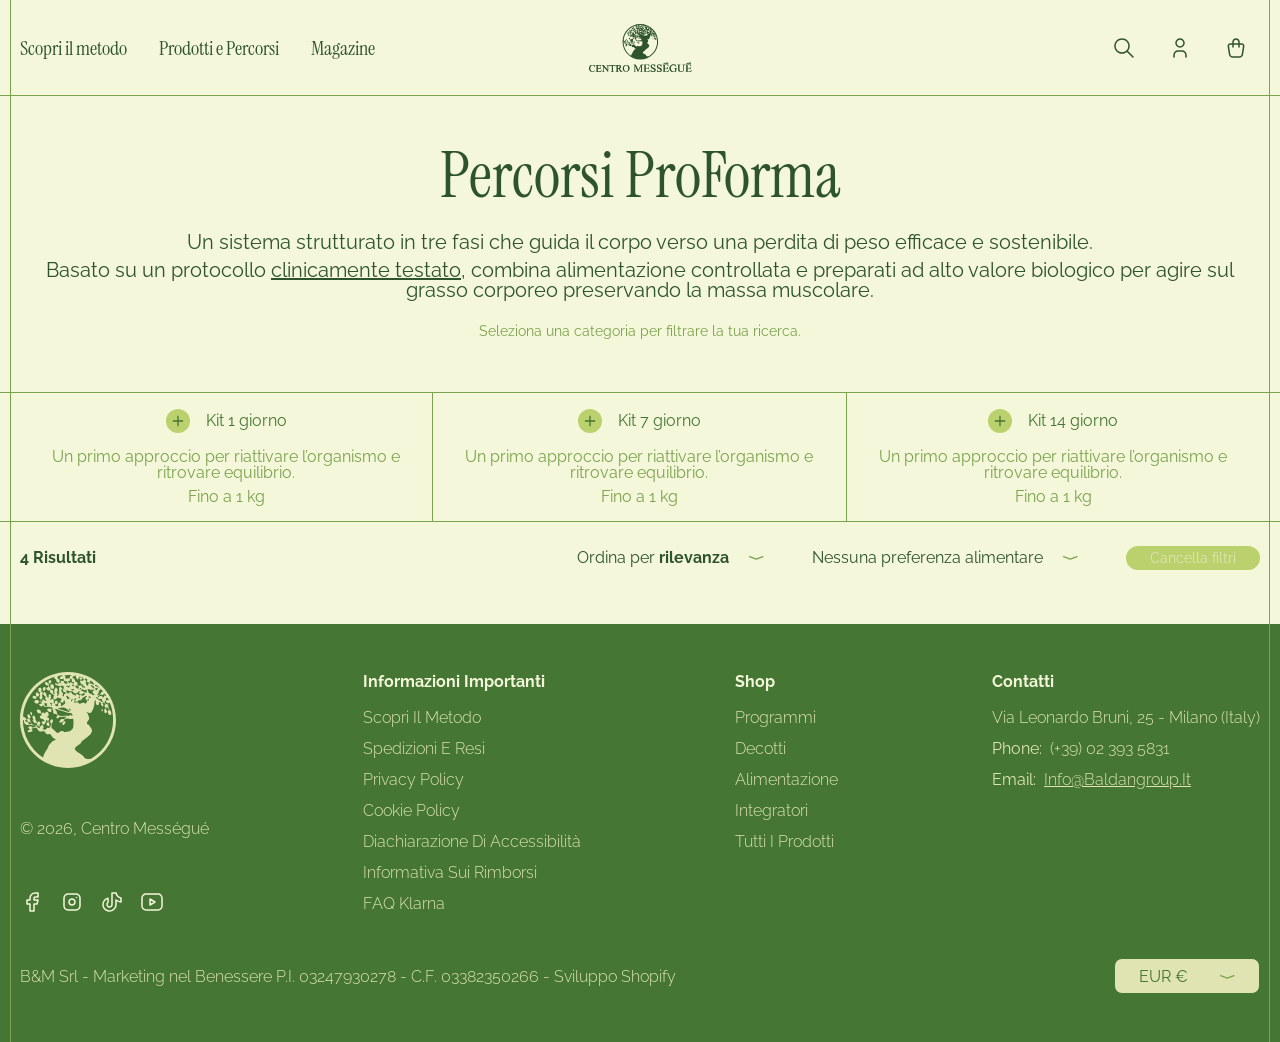
<file: collections.html>
<!DOCTYPE html>
<html lang="en">

<head>
	<meta charset="UTF-8">
	<meta name="viewport" content="width=device-width, initial-scale=1.0">
	<title>Centro Mességué | PLP Percorsi</title>
	<!-- link css start -->
	<link rel="shortcut icon" href="./assets/images/favicon.png" type="image/x-icon">
	<link rel="stylesheet" href="./assets/css/swiper-bundle.min.css">
	<link rel="stylesheet" href="./assets/css/footer.css">
	<link rel="stylesheet" href="./assets/css/card.css">
	<link rel="stylesheet" href="./assets/css/filter-section.css">
	<link rel="stylesheet" href="./assets/css/common-banner-section.css">
	<link rel="stylesheet" href="./assets/css/navbar.css">
	<link rel="stylesheet" href="./assets/css/main.css">
	<!-- link css end -->
</head>

<body>
	<header>
		<!-- navbar section start -->
		<nav class="navbar">
			<div class="container">
				<div class="navbar-wrapper">
					<div class="navbar-left">
						<div class="mobile-menu-btn">
							<div class="ham-menu">
								<span></span>
								<span></span>
								<span></span>
							</div>
						</div>
						<ul class="navbar-icons">
							<li>
								<span class="search-bar-open-btn">
									<svg width="24" height="24" viewBox="0 0 24 24" fill="none" xmlns="http://www.w3.org/2000/svg">
										<g clip-path="url(#clip0_2001_1194)">
											<path
												d="M3 10C3 10.9193 3.18106 11.8295 3.53284 12.6788C3.88463 13.5281 4.40024 14.2997 5.05025 14.9497C5.70026 15.5998 6.47194 16.1154 7.32122 16.4672C8.1705 16.8189 9.08075 17 10 17C10.9193 17 11.8295 16.8189 12.6788 16.4672C13.5281 16.1154 14.2997 15.5998 14.9497 14.9497C15.5998 14.2997 16.1154 13.5281 16.4672 12.6788C16.8189 11.8295 17 10.9193 17 10C17 9.08075 16.8189 8.1705 16.4672 7.32122C16.1154 6.47194 15.5998 5.70026 14.9497 5.05025C14.2997 4.40024 13.5281 3.88463 12.6788 3.53284C11.8295 3.18106 10.9193 3 10 3C9.08075 3 8.1705 3.18106 7.32122 3.53284C6.47194 3.88463 5.70026 4.40024 5.05025 5.05025C4.40024 5.70026 3.88463 6.47194 3.53284 7.32122C3.18106 8.1705 3 9.08075 3 10Z"
												stroke="#2E542C" stroke-width="1.5" stroke-linecap="round" stroke-linejoin="round" />
											<path d="M21 21L15 15" stroke="#2E542C" stroke-width="1.5" stroke-linecap="round"
												stroke-linejoin="round" />
										</g>
										<defs>
											<clipPath id="clip0_2001_1194">
												<rect width="24" height="24" fill="white" />
											</clipPath>
										</defs>
									</svg>
								</span>
							</li>
						</ul>
						<div class="navbar-links-wrapper">
							<span class="mobile-menu-close-window-btn"></span>
							<div class="navbar-links-inner">
								<div class="nav-sidebar-top">
									<div class="navbar-brand">
										<a href="index.html" class="navbar-logo">
											<img src="./assets/images/logo.svg" alt="logo.svg">
										</a>
									</div>
									<div class="mobile-menu-btn">
										<div class="ham-menu">
											<span></span>
											<span></span>
											<span></span>
										</div>
									</div>
								</div>
								<ul class="navbar-links">
									<li class="navbar-link">
										<a href="#!" class="navbar-link-title">
											Scopri il metodo
										</a>
									</li>
									<li class="navbar-link">
										<div class="navbar-link-title">
											Prodotti e Percorsi
										</div>
										<div class="navbar-megamenu-content">
											<div class="container">
												<div class="navbar-megamenu-content-items">
													<div class="navbar-megamenu-content-item">
														<p class="title">Consigliati</p>
														<ul class="list">
															<li><a href="#!">Best Sellers</a></li>
															<li><a href="#!">Novità</a></li>
															<li><a href="#!">Promozioni</a></li>
															<li><a href="#!"><strong>Tutti i prodotti e
																		percorsi</strong></a></li>
														</ul>
													</div>
													<div class="navbar-megamenu-content-item">
														<p class="title">Percorsi ProForma</p>
														<ul class="list">
															<li><a href="#!">Kit 1 giorno</a></li>
															<li><a href="#!">Kit 7 giorni</a></li>
															<li><a href="#!">Kit 14 giorni</a></li>
															<li><a href="#!"><strong>Vedi tutto</strong></a></li>
														</ul>
													</div>
													<div class="navbar-megamenu-content-item">
														<p class="title">Decotti</p>
														<ul class="list">
															<li><a href="#!">Drenaggio</a></li>
															<li><a href="#!">Depurazione</a></li>
															<li><a href="#!">Energia</a></li>
															<li><a href="#!">Metabolismo</a></li>
															<li><a href="#!">Pack</a></li>
															<li><a href="#!"><strong>Vedi tutto</strong></a></li>
														</ul>
													</div>
													<div class="navbar-megamenu-content-item">
														<p class="title">Alimentazione</p>
														<ul class="list">
															<li><a href="#!">Pasti</a></li>
															<li><a href="#!">Snack</a></li>
															<li><a href="#!">Dessert</a></li>
															<li><a href="#!">Bevande</a></li>
															<li><a href="#!"><strong>Vedi tutto</strong></a></li>
														</ul>
													</div>
													<div class="navbar-megamenu-content-item">
														<p class="title">Integratori</p>
														<ul class="list">
															<li><a href="#!">Drenaggio</a></li>
															<li><a href="#!">Energia</a></li>
															<li><a href="#!"><strong>Vedi tutto</strong></a></li>
														</ul>
													</div>
												</div>
											</div>
										</div>
									</li>
									<li class="navbar-link">
										<a href="#!" class="navbar-link-title">
											Magazine
										</a>
									</li>
									<!-- <li class="navbar-link">
										<div class="dropdown-wrapper">
											<div class="navbar-link-title dropdown-btn1">pages
												<span class="icon">
													<svg focusable="false" viewBox="0 0 16 14" width="10" height="10"
														xmlns="http://www.w3.org/2000/svg">
														<path fill-rule="evenodd" clip-rule="evenodd"
															d="M.116 4.884l1.768-1.768L8 9.232l6.116-6.116 1.768 1.768L8 12.768.116 4.884z">
														</path>
													</svg>
												</span>
											</div>
											<div class="sub-menu dropdown-sub-menu dropdown-sub-menu1">
												<ul>
													<li>
														<a href="collections.html">collections</a>
													</li>
													<li>
														<a href="product.html">product</a>
													</li>
													<li>
														<a href="about.html">about</a>
													</li>
													<li>
														<a href="history.html">history</a>
													</li>
													<li>
														<div class="dropdown-wrapper2">
															<div class="dropdown-nav-link-text dropdown-btn2">blog<span class="icon">
																	<svg focusable="false" viewBox="0 0 16 14" width="10" height="10"
																		xmlns="http://www.w3.org/2000/svg">
																		<path fill-rule="evenodd" clip-rule="evenodd"
																			d="M.116 4.884l1.768-1.768L8 9.232l6.116-6.116 1.768 1.768L8 12.768.116 4.884z">
																		</path>
																	</svg>
																</span>
															</div>
															<div class="sub-menu2 dropdown-sub-menu dropdown-sub-menu2">
																<ul>
																	<li>
																		<a href="blog.html">blog all</a>
																	</li>
																	<li>
																		<a href="article.html">article</a>
																	</li>
																</ul>
															</div>
														</div>
													</li>
													<li>
														<a href="contact.html">contact</a>
													</li>
													<li>
														<a href="cart.html">cart</a>
													</li>
													<li>
														<a href="store.html">find store</a>
													</li>
													<li>
														<a href="faq.html">faqs</a>
													</li>
													<li>
														<a href="policy.html">policy</a>
													</li>
													<li>
														<a href="return.html">Return</a>
													</li>
												</ul>
											</div>
										</div>
									</li> -->
								</ul>
								<div class="navbar-sidebar-bottom">
									<ul class="social-icons">
										<li>
											<a href="#!">
												<svg width="24" height="24" viewBox="0 0 24 24" fill="none" xmlns="http://www.w3.org/2000/svg">
													<g clip-path="url(#clip0_349_453)">
														<path
															d="M7 10V14H10V21H14V14H17L18 10H14V8C14 7.73478 14.1054 7.48043 14.2929 7.29289C14.4804 7.10536 14.7348 7 15 7H18V3H15C13.6739 3 12.4021 3.52678 11.4645 4.46447C10.5268 5.40215 10 6.67392 10 8V10H7Z"
															stroke="#F4F7D9" stroke-width="1.5" stroke-linecap="round" stroke-linejoin="round" />
													</g>
													<defs>
														<clipPath>
															<rect width="24" height="24" fill="white" />
														</clipPath>
													</defs>
												</svg>
											</a>
										</li>
										<li>
											<a href="#!">
												<svg width="24" height="24" viewBox="0 0 24 24" fill="none" xmlns="http://www.w3.org/2000/svg">
													<g clip-path="url(#clip0_349_456)">
														<path
															d="M4 8C4 6.93913 4.42143 5.92172 5.17157 5.17157C5.92172 4.42143 6.93913 4 8 4H16C17.0609 4 18.0783 4.42143 18.8284 5.17157C19.5786 5.92172 20 6.93913 20 8V16C20 17.0609 19.5786 18.0783 18.8284 18.8284C18.0783 19.5786 17.0609 20 16 20H8C6.93913 20 5.92172 19.5786 5.17157 18.8284C4.42143 18.0783 4 17.0609 4 16V8Z"
															stroke="#F4F7D9" stroke-width="1.5" stroke-linecap="round" stroke-linejoin="round" />
														<path
															d="M9 12C9 12.7956 9.31607 13.5587 9.87868 14.1213C10.4413 14.6839 11.2044 15 12 15C12.7956 15 13.5587 14.6839 14.1213 14.1213C14.6839 13.5587 15 12.7956 15 12C15 11.2044 14.6839 10.4413 14.1213 9.87868C13.5587 9.31607 12.7956 9 12 9C11.2044 9 10.4413 9.31607 9.87868 9.87868C9.31607 10.4413 9 11.2044 9 12Z"
															stroke="#F4F7D9" stroke-width="1.5" stroke-linecap="round" stroke-linejoin="round" />
														<path d="M16.5 7.5V7.51" stroke="#F4F7D9" stroke-width="1.5" stroke-linecap="round"
															stroke-linejoin="round" />
													</g>
													<defs>
														<clipPath>
															<rect width="24" height="24" fill="white" />
														</clipPath>
													</defs>
												</svg>
											</a>
										</li>
										<li>
											<a href="#!">
												<svg width="24" height="24" viewBox="0 0 24 24" fill="none" xmlns="http://www.w3.org/2000/svg">
													<g clip-path="url(#clip0_349_461)">
														<path
															d="M21 7.917V11.951C19.1861 11.771 17.4564 11.0961 16 10V14.5C15.9997 15.7211 15.6555 16.9175 15.0067 17.952C14.3579 18.9865 13.4308 19.8174 12.3317 20.3493C11.2325 20.8813 10.0057 21.0929 8.79185 20.9599C7.57799 20.8268 6.42615 20.3545 5.46831 19.5971C4.51046 18.8397 3.78534 17.8278 3.37603 16.6773C2.96671 15.5268 2.88976 14.2843 3.15399 13.0921C3.41821 11.8999 4.01293 10.8062 4.87 9.93642C5.72707 9.0666 6.81183 8.4558 8 8.174V12.5C7.65909 12.7557 7.38919 13.0943 7.21594 13.4836C7.04269 13.8729 6.97183 14.3001 7.0101 14.7245C7.04837 15.1489 7.1945 15.5565 7.4346 15.9086C7.6747 16.2606 8.00081 16.5455 8.38197 16.7361C8.76312 16.9266 9.18666 17.0166 9.61237 16.9975C10.0381 16.9783 10.4518 16.8507 10.8143 16.6266C11.1768 16.4026 11.476 16.0896 11.6836 15.7174C11.8911 15.3452 12 14.9261 12 14.5V3H16.083C16.2912 4.2284 16.8764 5.36162 17.7574 6.24263C18.6384 7.12363 19.7716 7.70878 21 7.917Z"
															stroke="#F4F7D9" stroke-width="1.5" stroke-linecap="round" stroke-linejoin="round" />
													</g>
													<defs>
														<clipPath>
															<rect width="24" height="24" fill="white" />
														</clipPath>
													</defs>
												</svg>
											</a>
										</li>
										<li>
											<a href="#!">
												<svg width="24" height="24" viewBox="0 0 24 24" fill="none" xmlns="http://www.w3.org/2000/svg">
													<g clip-path="url(#clip0_349_464)">
														<path
															d="M2 8C2 6.93913 2.42143 5.92172 3.17157 5.17157C3.92172 4.42143 4.93913 4 6 4H18C19.0609 4 20.0783 4.42143 20.8284 5.17157C21.5786 5.92172 22 6.93913 22 8V16C22 17.0609 21.5786 18.0783 20.8284 18.8284C20.0783 19.5786 19.0609 20 18 20H6C4.93913 20 3.92172 19.5786 3.17157 18.8284C2.42143 18.0783 2 17.0609 2 16V8Z"
															stroke="#F4F7D9" stroke-width="1.5" stroke-linecap="round" stroke-linejoin="round" />
														<path d="M10 9L15 12L10 15V9Z" stroke="#F4F7D9" stroke-width="1.5" stroke-linecap="round"
															stroke-linejoin="round" />
													</g>
													<defs>
														<clipPath>
															<rect width="24" height="24" fill="white" />
														</clipPath>
													</defs>
												</svg>
											</a>
										</li>
									</ul>
								</div>
							</div>
						</div>
					</div>
					<div class="navbar-middle">
						<div class="navbar-brand">
							<a href="index.html" class="navbar-logo">
								<img src="./assets/images/logo.svg" alt="logo.svg">
							</a>
						</div>
						<div class="navbar-brand2">
							<a href="index.html" class="navbar-logo">
								<img src="./assets/images/logo2.svg" alt="logo2.svg">
							</a>
						</div>
					</div>
					<div class="navbar-right">
						<ul class="navbar-icons">
							<li>
								<span class="search-bar-open-btn">
									<svg width="24" height="24" viewBox="0 0 24 24" fill="none" xmlns="http://www.w3.org/2000/svg">
										<g clip-path="url(#clip0_2001_1194)">
											<path
												d="M3 10C3 10.9193 3.18106 11.8295 3.53284 12.6788C3.88463 13.5281 4.40024 14.2997 5.05025 14.9497C5.70026 15.5998 6.47194 16.1154 7.32122 16.4672C8.1705 16.8189 9.08075 17 10 17C10.9193 17 11.8295 16.8189 12.6788 16.4672C13.5281 16.1154 14.2997 15.5998 14.9497 14.9497C15.5998 14.2997 16.1154 13.5281 16.4672 12.6788C16.8189 11.8295 17 10.9193 17 10C17 9.08075 16.8189 8.1705 16.4672 7.32122C16.1154 6.47194 15.5998 5.70026 14.9497 5.05025C14.2997 4.40024 13.5281 3.88463 12.6788 3.53284C11.8295 3.18106 10.9193 3 10 3C9.08075 3 8.1705 3.18106 7.32122 3.53284C6.47194 3.88463 5.70026 4.40024 5.05025 5.05025C4.40024 5.70026 3.88463 6.47194 3.53284 7.32122C3.18106 8.1705 3 9.08075 3 10Z"
												stroke="#2E542C" stroke-width="1.5" stroke-linecap="round" stroke-linejoin="round" />
											<path d="M21 21L15 15" stroke="#2E542C" stroke-width="1.5" stroke-linecap="round"
												stroke-linejoin="round" />
										</g>
										<defs>
											<clipPath>
												<rect width="24" height="24" fill="white" />
											</clipPath>
										</defs>
									</svg>
								</span>
							</li>
							<li>
								<a href="#!">
									<svg width="24" height="24" viewBox="0 0 24 24" fill="none" xmlns="http://www.w3.org/2000/svg">
										<g clip-path="url(#clip0_2001_1198)">
											<path
												d="M8 7C8 8.06087 8.42143 9.07828 9.17157 9.82843C9.92172 10.5786 10.9391 11 12 11C13.0609 11 14.0783 10.5786 14.8284 9.82843C15.5786 9.07828 16 8.06087 16 7C16 5.93913 15.5786 4.92172 14.8284 4.17157C14.0783 3.42143 13.0609 3 12 3C10.9391 3 9.92172 3.42143 9.17157 4.17157C8.42143 4.92172 8 5.93913 8 7Z"
												stroke="#2E542C" stroke-width="1.5" stroke-linecap="round" stroke-linejoin="round" />
											<path
												d="M6 21V19C6 17.9391 6.42143 16.9217 7.17157 16.1716C7.92172 15.4214 8.93913 15 10 15H14C15.0609 15 16.0783 15.4214 16.8284 16.1716C17.5786 16.9217 18 17.9391 18 19V21"
												stroke="#2E542C" stroke-width="1.5" stroke-linecap="round" stroke-linejoin="round" />
										</g>
										<defs>
											<clipPath id="clip0_2001_1198">
												<rect width="24" height="24" fill="white" />
											</clipPath>
										</defs>
									</svg>
								</a>
							</li>
							<li>
								<span class="side-cart-btn">
									<!-- <span class="cart-count">0</span> -->
									<svg width="24" height="24" viewBox="0 0 24 24" fill="none" xmlns="http://www.w3.org/2000/svg">
										<g clip-path="url(#clip0_2001_1202)">
											<path
												d="M6.33105 8H17.67C17.9584 7.99997 18.2434 8.06229 18.5054 8.1827C18.7674 8.30311 19.0003 8.47876 19.1881 8.6976C19.3759 8.91645 19.5141 9.17331 19.5933 9.45059C19.6726 9.72786 19.6909 10.019 19.647 10.304L18.392 18.456C18.2831 19.1644 17.9241 19.8105 17.38 20.2771C16.836 20.7438 16.1428 21.0002 15.426 21H8.57405C7.85745 21 7.16453 20.7434 6.62068 20.2768C6.07683 19.8102 5.71797 19.1643 5.60905 18.456L4.35405 10.304C4.31022 10.019 4.32854 9.72786 4.40775 9.45059C4.48697 9.17331 4.62521 8.91645 4.81299 8.6976C5.00078 8.47876 5.23367 8.30311 5.49569 8.1827C5.75772 8.06229 6.04268 7.99997 6.33105 8Z"
												stroke="#2E542C" stroke-width="1.5" stroke-linecap="round" stroke-linejoin="round" />
											<path
												d="M9 11V6C9 5.20435 9.31607 4.44129 9.87868 3.87868C10.4413 3.31607 11.2044 3 12 3C12.7956 3 13.5587 3.31607 14.1213 3.87868C14.6839 4.44129 15 5.20435 15 6V11"
												stroke="#2E542C" stroke-width="1.5" stroke-linecap="round" stroke-linejoin="round" />
										</g>
										<defs>
											<clipPath id="clip0_2001_1202">
												<rect width="24" height="24" fill="white" />
											</clipPath>
										</defs>
									</svg>
								</span>
							</li>
						</ul>
					</div>
				</div>
			</div>
		</nav>
		<!-- navbar section end -->

		<!-- search-bar start -->
		<div class="search-bar-overlay">
			<span class="search-bar-close-window-btn"></span>
			<div class="search-bar-inner">
				<button class="search-close-btn">
					<svg width="24" height="24" viewBox="0 0 18 18" fill="none" xmlns="http://www.w3.org/2000/svg">
						<path d="M3 15L15 3" stroke="#232323" stroke-width="1.5" stroke-linecap="round" stroke-linejoin="round">
						</path>
						<path d="M15 15L3 3" stroke="#232323" stroke-width="1.5" stroke-linecap="round" stroke-linejoin="round">
						</path>
					</svg>
				</button>
				<div class="navbar-search-bar">
					<input type="text" placeholder="search product">
					<button class="search-btn">
						<svg width="24" height="24" viewBox="0 0 24 24" fill="none" xmlns="http://www.w3.org/2000/svg">
							<g clip-path="url(#clip0_2001_1194)">
								<path
									d="M3 10C3 10.9193 3.18106 11.8295 3.53284 12.6788C3.88463 13.5281 4.40024 14.2997 5.05025 14.9497C5.70026 15.5998 6.47194 16.1154 7.32122 16.4672C8.1705 16.8189 9.08075 17 10 17C10.9193 17 11.8295 16.8189 12.6788 16.4672C13.5281 16.1154 14.2997 15.5998 14.9497 14.9497C15.5998 14.2997 16.1154 13.5281 16.4672 12.6788C16.8189 11.8295 17 10.9193 17 10C17 9.08075 16.8189 8.1705 16.4672 7.32122C16.1154 6.47194 15.5998 5.70026 14.9497 5.05025C14.2997 4.40024 13.5281 3.88463 12.6788 3.53284C11.8295 3.18106 10.9193 3 10 3C9.08075 3 8.1705 3.18106 7.32122 3.53284C6.47194 3.88463 5.70026 4.40024 5.05025 5.05025C4.40024 5.70026 3.88463 6.47194 3.53284 7.32122C3.18106 8.1705 3 9.08075 3 10Z"
									stroke="#fff" stroke-width="1.5" stroke-linecap="round" stroke-linejoin="round" />
								<path d="M21 21L15 15" stroke="#fff" stroke-width="1.5" stroke-linecap="round"
									stroke-linejoin="round" />
							</g>
							<defs>
								<clipPath>
									<rect width="24" height="24" fill="white" />
								</clipPath>
							</defs>
						</svg>
					</button>
				</div>
			</div>
		</div>
		<!-- search-bar end -->
	</header>

	<main>
		<!-- common-banner-section start -->
		<section class="common-banner-section">
			<div class="container">
				<div class="common-banner-content">
					<h1 class="title">Percorsi ProForma</h1>
					<p class="text">Un sistema strutturato in tre fasi che guida il corpo verso una perdita di peso efficace e
						sostenibile.</p>
					<p class="text"> Basato su un protocollo <a href="#!">clinicamente testato</a>, combina alimentazione
						controllata e preparati ad alto valore biologico per agire sul grasso corporeo preservando la massa
						muscolare.</p>
					<p class="mark-text">Seleziona una categoria per filtrare la tua ricerca.</p>
				</div>
			</div>
		</section>
		<!-- common-banner-section end -->

		<!-- filter-section start -->
		<section class="filter-section">
			<div class="filter-top">
				<div class="container">
					<div class="filter-accordion-items">
						<div class="filter-accordion-item">
							<div class="filter-accordion-heading">
								<span class="icon">
									<svg width="16" height="16" viewBox="0 0 16 16" fill="none" xmlns="http://www.w3.org/2000/svg">
										<g clip-path="url(#clip0_331_3960)">
											<path
												d="M7.99984 2.66669C8.17665 2.66669 8.34622 2.73693 8.47124 2.86195C8.59627 2.98697 8.6665 3.15654 8.6665 3.33335V7.33335L12.6665 7.33335C12.8433 7.33335 13.0129 7.40359 13.1379 7.52862C13.2629 7.65364 13.3332 7.82321 13.3332 8.00002C13.3332 8.17683 13.2629 8.3464 13.1379 8.47143C13.0129 8.59645 12.8433 8.66669 12.6665 8.66669H8.6665V12.6667C8.6665 12.8435 8.59627 13.0131 8.47124 13.1381C8.34622 13.2631 8.17665 13.3334 7.99984 13.3334C7.82303 13.3334 7.65346 13.2631 7.52843 13.1381C7.40341 13.0131 7.33317 12.8435 7.33317 12.6667L7.33317 8.66669H3.33317C3.15636 8.66669 2.98679 8.59645 2.86177 8.47143C2.73674 8.3464 2.6665 8.17683 2.6665 8.00002C2.6665 7.82321 2.73674 7.65364 2.86177 7.52862C2.98679 7.40359 3.15636 7.33335 3.33317 7.33335H7.33317V3.33335C7.33317 3.15654 7.40341 2.98697 7.52843 2.86195C7.65346 2.73693 7.82303 2.66669 7.99984 2.66669Z"
												fill="#457634" />
										</g>
										<defs>
											<clipPath id="clip0_331_3960">
												<rect width="16" height="16" fill="white" />
											</clipPath>
										</defs>
									</svg>
								</span>
								<h2 class="filter-accordion-title">Kit 1 giorno</h2>
							</div>
							<div class="filter-accordion-content-wrap">
								<p class="text">Un primo approccio per riattivare l’organismo e ritrovare equilibrio.</p>
								<p class="filter-accordion-quantity">Fino a 1 kg</p>
							</div>
						</div>
						<div class="filter-accordion-item">
							<div class="filter-accordion-heading">
								<span class="icon">
									<svg width="16" height="16" viewBox="0 0 16 16" fill="none" xmlns="http://www.w3.org/2000/svg">
										<g clip-path="url(#clip0_331_3960)">
											<path
												d="M7.99984 2.66669C8.17665 2.66669 8.34622 2.73693 8.47124 2.86195C8.59627 2.98697 8.6665 3.15654 8.6665 3.33335V7.33335L12.6665 7.33335C12.8433 7.33335 13.0129 7.40359 13.1379 7.52862C13.2629 7.65364 13.3332 7.82321 13.3332 8.00002C13.3332 8.17683 13.2629 8.3464 13.1379 8.47143C13.0129 8.59645 12.8433 8.66669 12.6665 8.66669H8.6665V12.6667C8.6665 12.8435 8.59627 13.0131 8.47124 13.1381C8.34622 13.2631 8.17665 13.3334 7.99984 13.3334C7.82303 13.3334 7.65346 13.2631 7.52843 13.1381C7.40341 13.0131 7.33317 12.8435 7.33317 12.6667L7.33317 8.66669H3.33317C3.15636 8.66669 2.98679 8.59645 2.86177 8.47143C2.73674 8.3464 2.6665 8.17683 2.6665 8.00002C2.6665 7.82321 2.73674 7.65364 2.86177 7.52862C2.98679 7.40359 3.15636 7.33335 3.33317 7.33335H7.33317V3.33335C7.33317 3.15654 7.40341 2.98697 7.52843 2.86195C7.65346 2.73693 7.82303 2.66669 7.99984 2.66669Z"
												fill="#457634" />
										</g>
										<defs>
											<clipPath id="clip0_331_3960">
												<rect width="16" height="16" fill="white" />
											</clipPath>
										</defs>
									</svg>
								</span>
								<h2 class="filter-accordion-title">Kit 7 giorno</h2>
							</div>
							<div class="filter-accordion-content-wrap">
								<p class="text">Un primo approccio per riattivare l’organismo e ritrovare equilibrio.</p>
								<p class="filter-accordion-quantity">Fino a 1 kg</p>
							</div>
						</div>
						<div class="filter-accordion-item">
							<div class="filter-accordion-heading">
								<span class="icon">
									<svg width="16" height="16" viewBox="0 0 16 16" fill="none" xmlns="http://www.w3.org/2000/svg">
										<g clip-path="url(#clip0_331_3960)">
											<path
												d="M7.99984 2.66669C8.17665 2.66669 8.34622 2.73693 8.47124 2.86195C8.59627 2.98697 8.6665 3.15654 8.6665 3.33335V7.33335L12.6665 7.33335C12.8433 7.33335 13.0129 7.40359 13.1379 7.52862C13.2629 7.65364 13.3332 7.82321 13.3332 8.00002C13.3332 8.17683 13.2629 8.3464 13.1379 8.47143C13.0129 8.59645 12.8433 8.66669 12.6665 8.66669H8.6665V12.6667C8.6665 12.8435 8.59627 13.0131 8.47124 13.1381C8.34622 13.2631 8.17665 13.3334 7.99984 13.3334C7.82303 13.3334 7.65346 13.2631 7.52843 13.1381C7.40341 13.0131 7.33317 12.8435 7.33317 12.6667L7.33317 8.66669H3.33317C3.15636 8.66669 2.98679 8.59645 2.86177 8.47143C2.73674 8.3464 2.6665 8.17683 2.6665 8.00002C2.6665 7.82321 2.73674 7.65364 2.86177 7.52862C2.98679 7.40359 3.15636 7.33335 3.33317 7.33335H7.33317V3.33335C7.33317 3.15654 7.40341 2.98697 7.52843 2.86195C7.65346 2.73693 7.82303 2.66669 7.99984 2.66669Z"
												fill="#457634" />
										</g>
										<defs>
											<clipPath id="clip0_331_3960">
												<rect width="16" height="16" fill="white" />
											</clipPath>
										</defs>
									</svg>
								</span>
								<h2 class="filter-accordion-title">Kit 14 giorno</h2>
							</div>
							<div class="filter-accordion-content-wrap">
								<p class="text">Un primo approccio per riattivare l’organismo e ritrovare equilibrio.</p>
								<p class="filter-accordion-quantity">Fino a 1 kg</p>
							</div>
						</div>
					</div>
				</div>
			</div>
			<div class="container">
				<div class="filter-btm">
					<div class="filter-result-conunt">
						<p><strong>4 Risultati</strong></p>
					</div>
					<div class="filter-select-field-wrap">
						<div class="filter-select-field-items">
							<div class="filter-select-field-item">
								<div class="filter-select-field-heading">
									<p class="title">Ordina per <strong>rilevanza</strong></p>
									<span class="icon">
										<svg width="15" height="4" viewBox="0 0 15 4" fill="none" xmlns="http://www.w3.org/2000/svg">
											<path d="M0.625 0.625L7.29167 3.125L13.9583 0.625" stroke="#7BA24E" stroke-width="1.25"
												stroke-linecap="round" stroke-linejoin="round" />
										</svg>
									</span>
								</div>
								<div class="drop">
									<div class="filter-select-field filter-radio-field">
										<input type="radio" id="rI" name="type1">
										<label for="rI"><span class="box"></span>Rilevanza</label>
									</div>
									<div class="filter-select-field filter-radio-field">
										<input type="radio" id="pC" name="type1">
										<label for="pC"><span class="box"></span>Prezzo crescente</label>
									</div>
									<div class="filter-select-field filter-radio-field">
										<input type="radio" id="pD" name="type1">
										<label for="pD"><span class="box"></span>Prezzo decrescente</label>
									</div>
								</div>
							</div>
							<div class="filter-select-field-item">
								<div class="filter-select-field-heading">
									<p class="title">Nessuna preferenza alimentare</p>
									<span class="icon">
										<svg width="15" height="4" viewBox="0 0 15 4" fill="none" xmlns="http://www.w3.org/2000/svg">
											<path d="M0.625 0.625L7.29167 3.125L13.9583 0.625" stroke="#7BA24E" stroke-width="1.25"
												stroke-linecap="round" stroke-linejoin="round" />
										</svg>
									</span>
								</div>
								<div class="drop">
									<div class="filter-select-field filter-radio-field">
										<input type="radio" id="vegeTariana" name="type2">
										<label for="vegeTariana"><span class="box"></span>Vegetariana</label>
									</div>
									<div class="filter-select-field filter-radio-field">
										<input type="radio" id="gluten_Free" name="type2">
										<label for="gluten_Free"><span class="box"></span>Gluten free</label>
									</div>
								</div>
							</div>
						</div>
						<div class="filter-clear">
							<button class="btn primary-btn">Cancella filtri</button>
						</div>
					</div>
				</div>
			</div>
		</section>
		<!-- filter-section end -->
	</main>

	<!-- footer section start -->
	<footer class="footer-section">
		<div class="container">
			<div class="footer-items">
				<div class="footer-item">
					<div class="footer-logo">
						<a href="#">
							<img src="./assets/images/footer-logo.svg" alt="footer-logo.svg">
						</a>
					</div>
					<div class="footer-content">
						<p class="footer-content-text">© 2026, Centro Mességué</p>
					</div>
					<div class="footer-icons">
						<ul class="social-icons">
							<li>
								<a href="#!">
									<svg width="24" height="24" viewBox="0 0 24 24" fill="none" xmlns="http://www.w3.org/2000/svg">
										<g clip-path="url(#clip0_349_453)">
											<path
												d="M7 10V14H10V21H14V14H17L18 10H14V8C14 7.73478 14.1054 7.48043 14.2929 7.29289C14.4804 7.10536 14.7348 7 15 7H18V3H15C13.6739 3 12.4021 3.52678 11.4645 4.46447C10.5268 5.40215 10 6.67392 10 8V10H7Z"
												stroke="#F4F7D9" stroke-width="1.5" stroke-linecap="round" stroke-linejoin="round" />
										</g>
										<defs>
											<clipPath>
												<rect width="24" height="24" fill="white" />
											</clipPath>
										</defs>
									</svg>
								</a>
							</li>
							<li>
								<a href="#!">
									<svg width="24" height="24" viewBox="0 0 24 24" fill="none" xmlns="http://www.w3.org/2000/svg">
										<g clip-path="url(#clip0_349_456)">
											<path
												d="M4 8C4 6.93913 4.42143 5.92172 5.17157 5.17157C5.92172 4.42143 6.93913 4 8 4H16C17.0609 4 18.0783 4.42143 18.8284 5.17157C19.5786 5.92172 20 6.93913 20 8V16C20 17.0609 19.5786 18.0783 18.8284 18.8284C18.0783 19.5786 17.0609 20 16 20H8C6.93913 20 5.92172 19.5786 5.17157 18.8284C4.42143 18.0783 4 17.0609 4 16V8Z"
												stroke="#F4F7D9" stroke-width="1.5" stroke-linecap="round" stroke-linejoin="round" />
											<path
												d="M9 12C9 12.7956 9.31607 13.5587 9.87868 14.1213C10.4413 14.6839 11.2044 15 12 15C12.7956 15 13.5587 14.6839 14.1213 14.1213C14.6839 13.5587 15 12.7956 15 12C15 11.2044 14.6839 10.4413 14.1213 9.87868C13.5587 9.31607 12.7956 9 12 9C11.2044 9 10.4413 9.31607 9.87868 9.87868C9.31607 10.4413 9 11.2044 9 12Z"
												stroke="#F4F7D9" stroke-width="1.5" stroke-linecap="round" stroke-linejoin="round" />
											<path d="M16.5 7.5V7.51" stroke="#F4F7D9" stroke-width="1.5" stroke-linecap="round"
												stroke-linejoin="round" />
										</g>
										<defs>
											<clipPath>
												<rect width="24" height="24" fill="white" />
											</clipPath>
										</defs>
									</svg>
								</a>
							</li>
							<li>
								<a href="#!">
									<svg width="24" height="24" viewBox="0 0 24 24" fill="none" xmlns="http://www.w3.org/2000/svg">
										<g clip-path="url(#clip0_349_461)">
											<path
												d="M21 7.917V11.951C19.1861 11.771 17.4564 11.0961 16 10V14.5C15.9997 15.7211 15.6555 16.9175 15.0067 17.952C14.3579 18.9865 13.4308 19.8174 12.3317 20.3493C11.2325 20.8813 10.0057 21.0929 8.79185 20.9599C7.57799 20.8268 6.42615 20.3545 5.46831 19.5971C4.51046 18.8397 3.78534 17.8278 3.37603 16.6773C2.96671 15.5268 2.88976 14.2843 3.15399 13.0921C3.41821 11.8999 4.01293 10.8062 4.87 9.93642C5.72707 9.0666 6.81183 8.4558 8 8.174V12.5C7.65909 12.7557 7.38919 13.0943 7.21594 13.4836C7.04269 13.8729 6.97183 14.3001 7.0101 14.7245C7.04837 15.1489 7.1945 15.5565 7.4346 15.9086C7.6747 16.2606 8.00081 16.5455 8.38197 16.7361C8.76312 16.9266 9.18666 17.0166 9.61237 16.9975C10.0381 16.9783 10.4518 16.8507 10.8143 16.6266C11.1768 16.4026 11.476 16.0896 11.6836 15.7174C11.8911 15.3452 12 14.9261 12 14.5V3H16.083C16.2912 4.2284 16.8764 5.36162 17.7574 6.24263C18.6384 7.12363 19.7716 7.70878 21 7.917Z"
												stroke="#F4F7D9" stroke-width="1.5" stroke-linecap="round" stroke-linejoin="round" />
										</g>
										<defs>
											<clipPath>
												<rect width="24" height="24" fill="white" />
											</clipPath>
										</defs>
									</svg>
								</a>
							</li>
							<li>
								<a href="#!">
									<svg width="24" height="24" viewBox="0 0 24 24" fill="none" xmlns="http://www.w3.org/2000/svg">
										<g clip-path="url(#clip0_349_464)">
											<path
												d="M2 8C2 6.93913 2.42143 5.92172 3.17157 5.17157C3.92172 4.42143 4.93913 4 6 4H18C19.0609 4 20.0783 4.42143 20.8284 5.17157C21.5786 5.92172 22 6.93913 22 8V16C22 17.0609 21.5786 18.0783 20.8284 18.8284C20.0783 19.5786 19.0609 20 18 20H6C4.93913 20 3.92172 19.5786 3.17157 18.8284C2.42143 18.0783 2 17.0609 2 16V8Z"
												stroke="#F4F7D9" stroke-width="1.5" stroke-linecap="round" stroke-linejoin="round" />
											<path d="M10 9L15 12L10 15V9Z" stroke="#F4F7D9" stroke-width="1.5" stroke-linecap="round"
												stroke-linejoin="round" />
										</g>
										<defs>
											<clipPath>
												<rect width="24" height="24" fill="white" />
											</clipPath>
										</defs>
									</svg>
								</a>
							</li>
						</ul>
					</div>
				</div>
				<div class="footer-item">
					<h2 class="footer-item-title">Informazioni importanti</h2>
					<ul class="footer-list">
						<li><a href="#">Scopri il metodo</a></li>
						<li><a href="#">Spedizioni e Resi</a></li>
						<li><a href="#">Privacy Policy</a></li>
						<li><a href="#">Cookie Policy</a></li>
						<li><a href="#">Diachiarazione di Accessibilità</a></li>
						<li><a href="#">Informativa sui Rimborsi</a></li>
						<li><a href="#">FAQ Klarna</a></li>
					</ul>
				</div>
				<div class="footer-item">
					<h2 class="footer-item-title">Shop</h2>
					<ul class="footer-list">
						<li><a href="#">Programmi</a></li>
						<li><a href="#">Decotti</a></li>
						<li><a href="#">Alimentazione</a></li>
						<li><a href="#">Integratori</a></li>
						<li><a href="#">Tutti i prodotti</a></li>
					</ul>
				</div>
				<div class="footer-item">
					<h2 class="footer-item-title">Contatti</h2>
					<ul class="footer-list">
						<li>
							<p>Via Leonardo Bruni, 25 - Milano (Italy)</p>
						</li>
						<li><em>phone:</em><a href="#">(+39) 02 393 5831</a></li>
						<li><em>Email:</em><a href="#" class="email">info@baldangroup.it</a></li>
					</ul>
				</div>
			</div>
		</div>
		<div class="copyright-area">
			<div class="container">
				<div class="copyright-content">
					<div class="copyright-text">
						<p>B&M Srl - Marketing nel Benessere P.I. 03247930278 - C.F. 03382350266 - Sviluppo Shopify</p>
					</div>
					<div class="copyright-field">
						<div class="footer-select-field-item">
							<div class="footer-select-field-heading">
								<p class="title">EUR €</p>
								<span class="icon">
									<svg width="15" height="4" viewBox="0 0 15 4" fill="none" xmlns="http://www.w3.org/2000/svg">
										<path d="M0.625 0.625L7.29167 3.125L13.9583 0.625" stroke="#7BA24E" stroke-width="1.25"
											stroke-linecap="round" stroke-linejoin="round" />
									</svg>
								</span>
							</div>
							<div class="drop">
								<div class="footer-select-field footer-radio-field">
									<input type="radio" id="czk" name="footer_price">
									<label for="czk"><span class="box"></span>CZK Kč</label>
								</div>
								<div class="footer-select-field footer-radio-field">
									<input type="radio" id="dkk" name="footer_price">
									<label for="dkk"><span class="box"></span>DKK kr.</label>
								</div>
									<div class="footer-select-field footer-radio-field">
									<input type="radio" id="eur" name="footer_price">
									<label for="eur"><span class="box"></span>EUR €</label>
								</div>
									<div class="footer-select-field footer-radio-field">
									<input type="radio" id="huf" name="footer_price">
									<label for="huf"><span class="box"></span>HUF Ft</label>
								</div>
									<div class="footer-select-field footer-radio-field">
									<input type="radio" id="pln" name="footer_price">
									<label for="pln"><span class="box"></span>PLN zł</label>
								</div>
									<div class="footer-select-field footer-radio-field">
									<input type="radio" id="ron" name="footer_price">
									<label for="ron"><span class="box"></span>RON Lei</label>
								</div>
									<div class="footer-select-field footer-radio-field">
									<input type="radio" id="sek" name="footer_price">
									<label for="sek"><span class="box"></span>SEK kr</label>
								</div>
							</div>
						</div>
						<!-- <div class="price-select-field">
							<select>
								<option value="1">EUR €</option>
								<option value="2">EUR €</option>
								<option value="3">EUR €</option>
							</select>
							<span class="icon"><svg width="15" height="4" viewBox="0 0 15 4" fill="none"
									xmlns="http://www.w3.org/2000/svg">
									<path d="M0.625244 0.625L7.29191 3.125L13.9586 0.625" stroke="#457634" stroke-width="1.25"
										stroke-linecap="round" stroke-linejoin="round" />
								</svg>
							</span>
						</div> -->
					</div>
				</div>
			</div>
		</div>
	</footer>
	<!-- footer section end -->

	<!-- js link start-->
	<script src="./assets/js/jquery-3.7.1.min.js"></script>
	<script src="./assets/js/swiper-bundle.min.js"></script>
	<script src="./assets/js/script.js"></script>
	<!-- js link end-->
</body>

</html>
</file>
<file: assets/css/footer.css>
/* footer-section css start */
.footer-section {
    background-color: var(--brand-color);
    padding: 48px 0;
    overflow: hidden;
}

.footer-items {
    display: flex;
    justify-content: space-between;
    gap: 24px;
    padding: 0 0 24px 0;
}

.footer-item {
    width: fit-content;
}

.footer-item:first-child {
    display: flex;
    flex-direction: column;
    justify-content: space-between;
    gap: 16px;
}

.footer-logo {
    max-width: 96px;
}

.footer-content-text {
    color: var(--item-bg2);
    font-weight: 300;
}

.footer-item-title {
    margin: 0 0 16px 0;
    color: var(--item-bg5);
    text-transform: capitalize;
    font-size: 16px;
    font-weight: 700;
    font-family: var(--paragraph-font);
}

.footer-list li {
    margin: 0 0 10px 0;
    display: flex;
    align-items: center;
    gap: 8px;
}

.footer-list li em {
    text-transform: capitalize;
    color: var(--item-bg2);
    font-style: normal;
}

.footer-list li:last-child {
    margin: 0;
}

.footer-list li p,
.footer-list li a {
    font-size: 16px;
    line-height: 21px;
    text-transform: capitalize;
    color: var(--item-bg2);
    font-weight: 300;
}

.footer-list li a.email {
    text-decoration: underline;
}

.footer-list li a:hover {
    text-decoration: underline;
}

.copyright-area {
    padding: 20px 0 0 0;
}

.copyright-content {
    display: flex;
    justify-content: space-between;
    align-items: center;
    gap: 16px;
}

.copyright-text p,
.copyright-text a {
    color: var(--item-bg2);
    font-size: 16px;
    line-height: 21px;
    font-weight: 300;
}


.footer-select-field-item {
    position: relative;
    cursor: pointer;
    user-select: none;
}

.footer-select-field-heading {
    display: flex;
    align-items: center;
    justify-content: space-between;
    gap: 32px;
    background: var(--item-bg2);
    padding: 10px 24px 8px;
    border: 1px solid var(--brand-color);
    border-radius: 8px;
}

.footer-select-field-heading .title {
    color: var(--brand-color);
    line-height: 1;
}

.footer-select-field-heading .icon {
    display: flex;
}

.footer-select-field-item .drop {
    background: var(--item-bg5);
    border: 1px solid var(--border-color);
    right: 0;
    opacity: 0;
    position: absolute;
    bottom: 170%;
    transition: all ease .3s;
    z-index: 1;
    width: 100%;
    border-radius: 8px;
    overflow: hidden;
}

.footer-select-field-item.active .drop {
    opacity: 1;
    bottom: 140%;
}

.footer-select-field {
    width: 100%;
    border-bottom: 1px solid var(--border-color);
    position: relative;
}

.footer-select-field:last-child {
    border-bottom: 0;
}

.footer-select-field input {
    position: absolute;
    left: 50%;
    top: 50%;
    transform: translate(-50%, -50%) !important;
    width: 0;
    height: 0;
    opacity: 0;
    visibility: hidden;
    user-select: none;
}

.footer-select-field label {
    display: flex;
    align-items: center;
    gap: 16px;
    position: relative;
    vertical-align: middle;
    cursor: pointer;
    -webkit-appearance: none;
    color: var(--paragraph-text-color);
    font-size: 16px;
    font-weight: 400;
    text-wrap-mode: nowrap;
    width: 100%;
    padding: 8px 16px;
    user-select: none;
}

.footer-select-field label .box {
    background: var(--item-bg2);
    display: block;
    overflow: hidden;
    width: 16px;
    height: 16px;
    position: relative;
}

.footer-radio-field label .box {
    border-radius: 50px;
}

.footer-radio-field label .box::before {
    position: absolute;
    content: "";
    left: 50%;
    top: 50%;
    transform: translate(-50%, -50%);
    width: 8px;
    height: 8px;
    border-radius: 50px;
    background: var(--brand-color);
    z-index: 1;
    opacity: 0;
    visibility: hidden;
}

.footer-radio-field input[type="radio"]:checked~label .box::before {
    opacity: 1;
    visibility: visible;
}

.footer-radio-field input[type="radio"]:checked~label {
    font-weight: 700;
}

/* footer-section css end */

@media only screen and (max-width: 992px) {

    /* footer-section css start */
    .footer-items {
        gap: 16px;
        flex-wrap: wrap;
        row-gap: 40px;
    }

    .footer-item:first-child {
        width: 100%;
        max-width: 100%;
    }

    .footer-item {
        width: 30%;
    }

    /* footer-section css end */
}

@media only screen and (max-width:767px) {

    /* footer section css start */

    .footer-item:last-child {
        width: 100%;
    }

    .footer-item {
        width: 47%;
    }

    .footer-item-title {
        margin: 0 0 10px 0;
    }

    .footer-text {
        margin: 10px 0 0 0;
    }

    .footer-list li {
        margin: 0 0 6px 0;
    }

    /* footer section css end */
}

@media only screen and (max-width: 575px) {

    /* footer section css start */
    .footer-items {
        column-gap: 16px;
        row-gap: 24px;
        padding: 0 0 16px 0;
    }

    .footer-item {
        width: 47%;
    }

    .footer-item:first-child {
        width: 100%;
    }

    .footer-item:last-child {
        width: 100%;
    }

    .footer-logo {
        max-width: 50px;
    }

    .footer-item-title {
        font-size: 14px;
    }

    .footer-list li p,
    .footer-list li a {
        font-size: 14px;
        line-height: 21px;
    }

    .copyright-area {
        padding: 16px 0 0 0;
    }

    .copyright-content {
        justify-content: center;
        flex-direction: column;
    }

    .copyright-text {
        text-align: center;
    }

    .copyright-text p,
    .copyright-text a {
        font-size: 14px;
    }

    /* footer section css end */
}
</file>
<file: assets/css/card.css>
/* product-card css start */

.product-card {
    height: 100%;
}

.product-card .card-image-wrap {
    margin: 0;
    min-width: 0px;
    border: 0px;
    box-sizing: border-box;
    display: flex;
    height: auto;
    max-width: 100%;
    overflow: hidden;
    padding: 0;
    position: relative;
    width: 100%;
    background-color: var(--card-bg);
}

.card-badge {
    position: absolute;
    top: 10px;
    left: 10px;
    z-index: 1;
    color: var(--white);
    font-family: var(--paragraph-font);
    font-size: 13px;
    font-weight: 500;
    line-height: 1;
    padding: 5px 8px;
    background-color: var(--card-badge-bg);
    text-transform: uppercase;
}

.product-card .card-image-wrap:before {
    padding-bottom: 150%;
    content: "";
    width: 0;
    height: 0;
}

.product-card .card-image-wrap .card-img {
    overflow: hidden;
    position: absolute;
    width: 100%;
    height: 100%;
    top: 0;
    bottom: 0;
}

.product-card .card-img .main-img {
    transition: ease .5s;
}

.product-card .card-img .main-img img {
    object-fit: cover;
}

.card_hover:hover .card-img .main-img {
    transform: scale(0);
    opacity: 0;
    visibility: hidden;
}

.product-card .card-img .hover-img {
    position: absolute;
    left: 0;
    top: 0;
    right: 0;
    bottom: 0;
    width: 100%;
    height: 100%;
    transform: scale(1.2);
    opacity: 0;
    visibility: hidden;
    transition: ease .5s;
}

.card_hover:hover .card-img .hover-img {
    transform: scale(1);
    opacity: 1;
    visibility: visible;
}

.product-card .card_hover_img {
    object-fit: cover;
}

.product-card .card-content {
    margin: 10px 0 0 0;
    text-align: left;
}

.product-card .card-content .card-title {
    color: var(--paragraph-text-color);
    font-family: var(--paragraph-font);
    font-size: 16px;
    font-weight: 400;
    line-height: 20px;
    text-transform: capitalize;
    transition: ease .2s;
}

.product-card .card-content .card-title:hover {
    text-decoration: underline;
}

.product-card .card-content .card-subtitle {
    margin: 5px 0 0 0;
    font-size: 14px;
    line-height: 20px;
    text-transform: capitalize;
}

.card-product-varient {
    margin: 5px 0 0 0;
    color: var(--brand-color);
    font-size: 12px;
    text-transform: uppercase;
    font-weight: 400;
    line-height: 16px;
    color: var(--paragraph-text-color);
}

.product-card .card-content .card-price {
    display: flex;
    gap: 5px;
}

.product-card .card-content .card-price-wrap {
    display: flex;
    gap: 10px;
    align-items: center;
    margin: 8px 0 0 0;
}

.product-card .card-content .card-price-wrap .latest-price {
    color: var(--paragraph-text-color);
    font-family: var(--paragraph-font);
    font-size: 16px;
    font-weight: 600;
    line-height: 1;
    text-transform: uppercase;
    display: flex;
    align-items: flex-start;
}

.product-card .card-content .card-price-wrap .latest-price span {
    color: var(--paragraph-text-color);
    font-family: var(--paragraph-font);
    font-size: 10px;
    font-weight: 600;
    line-height: 1;
}

.product-card .card-content .card-price-wrap .previous-price {
    text-transform: uppercase;
    font-family: var(--paragraph-font);
    font-size: 16px;
    font-weight: 500;
    color: var(--text-danger);
    text-decoration: line-through;
    line-height: 1;
    display: flex;
    align-items: flex-start;
}

.product-card .card-content .card-price-wrap .previous-price span {
    text-transform: uppercase;
    font-family: var(--paragraph-font);
    font-size: 10px;
    font-weight: 500;
    color: var(--text-muted);
}

.card-btn {
    position: absolute;
    bottom: 0;
    left: 0;
    width: 100%;
    display: flex;
    opacity: 1;
    visibility: visible;
    transition: ease .3s;
    -webkit-transition: ease .3s;
    -moz-transition: ease .3s;
    -ms-transition: ease .3s;
    -o-transition: ease .3s;
}

.card-btn .btn {
    padding: 8px 20px;
    border: none;
    text-wrap-mode: nowrap;
    width: 100%;
}

.card-btn .btn:hover {
    color: var(--white);
    padding: 8px 25px;
}

/* product-card css end */

@media only screen and (max-width: 767px) {

    /* product-card css start */
    .product-card .card-content .card-title {
        font-size: 14px;
        line-height: 20px;
    }

    .card-btn .btn {
        padding: 10px;
        font-size: 14px;
    }

    .card-badge {
        font-size: 12px;
        top: 10px;
        left: 10px;
        padding: 4px 5px;
    }

    /* product-card css end */
}

@media only screen and (max-width: 575px) {

    /* product-card css start */
    .product-card .card-content {
        margin: 8px 0 0 0;
    }

    .product-card .card-content .card-price-wrap .latest-price {
        font-size: 14px;
    }

    .product-card .card-content .card-price-wrap .previous-price {
        font-size: 14px;
    }

    .card-btn .btn {
        width: 100%;
        padding: 8px;
        font-size: 12px;
    }

    .card-badge {
        font-size: 10px;
    }

    /* product-card css end */
}
</file>
<file: assets/css/newsletter-section.css>
/* newsletter-section css start */
.newsletter-content {
    max-width: 872px;
    margin: 0 auto;
    text-align: center;
}

.newsletter-content .title {
    font-size: 48px;
    line-height: 100%;
}

.newsletter-content .text {
    margin: 16px 0 0 0;
}

.newsletter-field {
    margin: 32px auto 0;
    padding: 16px 24px;
    border: 1px solid var(--border-color);
    display: flex;
    align-items: center;
    gap: 24px;
    background: var(--item-bg5);
    max-width: 579px;
    border-radius: 8px;
    overflow: hidden;
}

.newsletter-field-wrap {
    position: relative;
}

.newsletter-field-wrap::before {
    position: absolute;
    content: "";
    z-index: 1;
    left: 0;
    top: 50%;
    transform: translateY(-50%);
    width: 100%;
    height: 0.1px;
    z-index: -1;
    background: var(--border-color);
    overflow: hidden;
}

.newsletter-field .icon {
    width: 48px;
    min-width: 48px;
    height: 48px;
    display: flex;
    align-items: center;
    justify-content: center;
    background: var(--item-bg4);
    border-radius: 50px;
    overflow: hidden;
}

.newsletter-field input {
    border: none;
    padding: 0;
    max-width: 320px;
    height: 43px;
    color: var(--border-color);
    text-transform: lowercase;
    padding: 0 24px;
    background: var(--item-bg2);
    border-radius: 8px;
}

.newsletter-field input::placeholder {
    color: var(--border-color);
    text-transform: capitalize;
}

.newsletter-checkbox {
    margin: 16px auto 0;
    max-width: 579px;
}

.newsletter-checkbox input {
    padding: 0;
    height: initial;
    width: initial;
    margin-bottom: 0;
    display: none;
    cursor: pointer;
}

.newsletter-checkbox label {
    position: relative;
    cursor: pointer;
    color: var(--paragraph-text-color);
    font-size: 14px;
    font-family: var(--paragraph-font);
    font-weight: 400;
    user-select: none;
    display: flex;
    align-items: center;
    width: fit-content;
}

.newsletter-checkbox label:before {
    content: '';
    -webkit-appearance: none;
    background-color: var(--item-bg2);
    padding: 8px;
    display: inline-block;
    position: relative;
    vertical-align: middle;
    cursor: pointer;
    margin-right: 12px;
    border-radius: 4px;
    overflow: hidden;
}

.newsletter-checkbox input:checked+label:before {
    background-color: var(--brand-color);
}

.newsletter-checkbox input:checked+label:after {
    content: '';
    display: block;
    position: absolute;
    top: 3px;
    left: 6px;
    width: 2px;
    height: 7px;
    border: solid var(--item-bg2);
    border-width: 0 2px 2px 0;
    transform: rotate(45deg);
}

/* newsletter-section css end */

@media only screen and (max-width:992px) {

    /* newsletter-section css start */
    .newsletter-content .title {
        font-size: 36px;
    }
    /* newsletter-section css end */
}

@media only screen and (max-width: 767px) {

    /* newsletter-section css start */
    .newsletter-checkbox {
        margin: 16px 16px 0;
    }

    .newsletter-field {
        margin: 16px 16px 0;
    }

    /* newsletter-section css end */
}

@media only screen and (max-width:575px) {

    /* newsletter-section css start */
    .newsletter-content .title {
        font-size: 26px;
    }

    .newsletter-content .text {
        margin: 10px 0 0 0;
    }

    .newsletter-field {
        padding: 10px;
        gap: 10px;
        max-width: 100%;
    }

    .newsletter-field .icon {
        width: 36px;
        min-width: 36px;
        height: 36px;
    }

    .newsletter-field .icon svg {
        width: 18px;
        height: 18px;
    }

    .newsletter-field input {
        max-width: 100%;
        font-size: 16px;
        width: 100%;
    }

    .newsletter-field .btn {
        padding: 9px 16px;
        min-width: 78px;
    }

    .newsletter-checkbox {
        max-width: 100%;
    }

    /* newsletter-section css end */
}
</file>
<file: assets/css/blog-section.css>
/* blog-section css start */
.blog-section-heading {
    max-width: 544px;
    margin: 0 auto 48px;
    text-align: center;
}

.blog-section-heading .title {
    font-size: 64px;
    line-height: 100%;
}

.blog-items {
    display: grid;
    grid-template-columns: 1fr 1fr 1fr auto;
    gap: 24px;
    max-width: 1384px;
    margin: 0 auto;
    padding: 0 20px;
}

.blog-items-wrap {
    position: relative;
}

.blog-items-wrap::before {
    position: absolute;
    content: "";
    left: 0;
    top: 55%;
    transform: translateY(-50%);
    height: 0.1px;
    width: 100%;
    background: var(--border-color);
    z-index: -1;
}

.blog-item {
    border: 1px solid var(--border-color);
    display: flex;
    flex-direction: column;
    justify-content: space-between;
    border-radius: 8px;
    overflow: hidden;
    transition: all ease .3s;
}

.blog-item:last-child {
    width: 264px;
}

.blog-item .content {
    padding: 32px 24px 24px;
    text-align: center;
    background: var(--item-bg5);
    border-bottom: 1px solid var(--border-color);
    height: 100%;
    transition: all ease .3s;
}

.blog-item:hover .content {
    background: var(--brand-color);
    border-color: var(--brand-color);
}

.blog-item:last-child .content {
    border-bottom: 0;
    display: flex;
    align-items: center;
    justify-content: center;
    flex-direction: column;
    gap: 16px;
}

.blog-item:last-child:hover {
    border-color: var(--item-bg2);
}

.blog-item:last-child:hover .content {
    background: var(--item-bg2);
}

.blog-item .content .title {
    font-family: var(--paragraph-font);
    font-weight: 700;
    font-size: 24px;
    line-height: 100%;
    transition: all ease .3s;
    max-width: 240px;
    margin: 0 auto;
}

.blog-item:hover .content .title {
    color: var(--item-bg5);
}

.blog-item:last-child:hover .content .title {
    color: var(--brand-color);
}

.blog-item:last-child .content .title {
    font-weight: 400;
    font-size: 20px;
    max-width: 168px;
}

.blog-item .content .text {
    font-size: 14px;
    line-height: 144%;
    text-align: center;
    max-width: 383px;
    margin: 16px auto 0;
    transition: all ease .3s;
}

.blog-item:hover .content .text {
    color: var(--item-bg5);
}

.blog-item .img {
    position: relative;
}

.blog-item .img .hover-img {
    position: absolute;
    transition: all ease .3s;
    z-index: 1;
    opacity: 0;
    visibility: hidden;
    width: 100%;
    height: 100%;
    left: 0;
    top: 0;
}

.blog-item:hover .img .hover-img {
    opacity: 1;
    visibility: visible;
}

.blog-item .img .overlay {
    position: absolute;
    top: 0;
    left: 0;
    background: linear-gradient(180deg, rgba(43, 56, 37, 0) 50%, #2B3825 100%);
    padding: 32px;
    display: flex;
    align-items: flex-end;
    justify-content: center;
    width: 100%;
    height: 100%;
    opacity: 0;
    visibility: hidden;
    transition: all ease .3s;
    z-index: 2;
}

.blog-item:hover .img .overlay {
    opacity: 1;
    visibility: visible;
}

/* blog-section css end */

@media only screen and (max-width:1200px) {

    /* blog-section css start */
    .blog-items-wrap::before {
        display: none;
    }

    .blog-items {
        grid-template-columns: repeat(2, 1fr);
    }

    .blog-item:last-child {
        width: 100%;
    }

    /* blog-section css end */
}

@media only screen and (max-width:992px) {

    /* blog-section css start */
    .blog-section-heading {
        margin: 0 auto 40px;
    }

    .blog-section-heading .title {
        font-size: 44px;
    }

    /* blog-section css end */
}

@media only screen and (max-width:767px) {

    /* blog-section css start */
    .blog-items {
        gap: 20px;
    }

    /* blog-section css end */
}

@media only screen and (max-width:575px) {

    /* blog-section css start */
    .blog-section-heading {
        margin: 0 auto 20px;
    }

    .blog-section-heading .title {
        font-size: 28px;
    }

    .blog-items {
        grid-template-columns: repeat(1, 1fr);
        gap: 20px;
    }

    .blog-item .content .title {
        font-size: 26px;
    }

    .blog-item .content .text {
        margin: 10px auto 0;
    }

    /* blog-section css end */
}
</file>
<file: assets/css/icon-item-section.css>
/* icon-item-section css start */
.icon-items {
    display: grid;
    grid-template-columns: 1fr auto auto auto 1fr;
    align-items: center;
}

.icon-item {
    padding: 16px 24px;
    background: var(--item-bg5);
    border: 1px solid var(--border-color);
    display: flex;
    align-items: center;
    gap: 24px;
    border-radius: 8px;
    overflow: hidden;
}

.icon-item .icon {
    width: 48px;
    min-width: 48px;
    height: 48px;
    background: var(--item-bg3);
    border-radius: 50px;
    display: flex;
    align-items: center;
    justify-content: center;
}

.icon-item .content .title {
    font-size: 16px;
    line-height: 100%;
    font-family: var(--paragraph-font);
}

.icon-items .line {
    width: 24px;
    height: 1px;
    background: var(--border-color);
    display: block;
}

/* icon-item-section css end */

@media only screen and (max-width:1200px) {

    /* icon-item-section css start */
    .icon-items {
        display: flex;
    }

    .icon-item {
        padding: 16px;
        gap: 16px;
    }

    .icon-item .content .title {
        line-height: 133%;
    }

    /* icon-item-section css end */
}

@media only screen and (max-width:767px) {

    /* icon-item-section css start */
    .icon-items {
        flex-direction: column;
    }

    /* icon-item-section css end */
}

@media only screen and (max-width:767px) {

    /* icon-item-section css start */
    .icon-item {
        padding: 10px;
        gap: 10px;
        width: 100%;
    }

    .icon-item .icon {
        width: 40px;
        min-width: 40px;
        height: 40px;
    }

    .icon-item .icon svg {
        width: 20px;
        height: 20px;
    }

    .icon-items .line {
        width: 1px;
        height: 20px;
    }

    /* icon-item-section css end */
}
</file>
<file: assets/css/grid-info-card-section.css>
/* grid-info-card-section css start */
.grid-info-card-heading {
    max-width: 544px;
    margin: 0 auto 48px;
    text-align: center;
}

.grid-info-card-heading .title {
    font-size: 64px;
    line-height: 100%;
}

.grid-info-card-items {
    display: grid;
    grid-template-columns: repeat(2, 1fr);
    gap: 48px;
    max-width: 1048px;
    margin: 0 auto;
    position: relative;
}

.grid-info-card-items::before {
    position: absolute;
    content: "";
    left: 0;
    top: 50%;
    transform: translateY(-50%);
    height: 1px;
    width: 100%;
    background: var(--border-color);
    z-index: -1;
}

.grid-info-card-item {
    border: 1px solid var(--border-color);
    display: flex;
    flex-direction: column;
    justify-content: space-between;
    border-radius: 8px;
    overflow: hidden;
}

.grid-info-card-item .content {
    padding: 32px 24px 24px;
    text-align: center;
    background: var(--item-bg5);
    border-bottom: 1px solid var(--border-color);
    height: 100%;
    transition: all ease .3s;
}

.grid-info-card-item:hover .content {
    background: var(--brand-color);
    border-color: var(--brand-color);
}

.grid-info-card-item .content .title {
    font-size: 24px;
    line-height: 100%;
    font-weight: 700;
    font-family: var(--paragraph-font);
    transition: all ease .3s;
}

.grid-info-card-item:hover .content .title {
    color: var(--item-bg5);
}

.grid-info-card-item .content .text {
    font-size: 14px;
    line-height: 144%;
    text-align: center;
    max-width: 383px;
    margin: 16px auto 0;
    transition: all ease .3s;
}

.grid-info-card-item:hover .content .text {
    color: var(--item-bg5);
}

.grid-info-card-item .img {
    position: relative;
}

.grid-info-card-item .img .overlay {
    position: absolute;
    top: 0;
    left: 0;
    background: linear-gradient(180deg, rgba(43, 56, 37, 0) 50%, #2B3825 100%);
    padding: 32px;
    display: flex;
    align-items: flex-end;
    justify-content: center;
    width: 100%;
    height: 100%;
    opacity: 0;
    visibility: hidden;
    transition: all ease .3s;
}

.grid-info-card-item:hover .img .overlay {
    opacity: 1;
    visibility: visible;
}

/* grid-info-card-section css end */

@media only screen and (max-width:992px) {

    /* grid-info-card-section css start */
    .grid-info-card-heading {
        margin: 0 auto 40px;
    }

    .grid-info-card-heading .title {
        font-size: 44px;
    }

    .grid-info-card-items {
        gap: 24px;
    }

    /* grid-info-card-section css end */
}

@media only screen and (max-width:575px) {

    /* grid-info-card-section css start */
    .grid-info-card-heading {
        margin: 0 auto 20px;
    }

    .grid-info-card-heading .title {
        font-size: 28px;
    }

    .grid-info-card-items {
        grid-template-columns: repeat(1, 1fr);
        gap: 20px;
    }

    .grid-info-card-items::before {
        display: none;
    }

    .grid-info-card-item .content .title {
        font-size: 20px;
    }

    .grid-info-card-item .content .text {
        margin: 10px auto 0;
    }

    /* grid-info-card-section css end */
}
</file>
<file: assets/css/number-item-section.css>
/* number-item-section css start */

.number-item-text-area {
    max-width: 840px;
    margin: 72px auto;
    text-align: center;
}

.number-item-text-area .content {
    display: flex;
    flex-direction: column;
    gap: 8px;
}

.number-item-text-area .content p {
    font-size: 24px;
    line-height: 100%;
}

.number-item-text-mark {
    font-size: 14px;
    line-height: 100%;
    color: var(--item-bg);
    margin: 16px 0 0 0;
}

.number-item-text-mark a {
    color: var(--item-bg);
    text-decoration: underline;
}

.number-items {
    display: flex;
    flex-direction: column;
    max-width: 1046px;
    margin: 0 auto;
    align-items: center;
}

.number-item {
    padding: 16px 24px;
    background: var(--item-bg5);
    border: 1px solid var(--border-color);
    display: flex;
    align-items: center;
    gap: 24px;
    width: 100%;
    border-radius: 8px;
    overflow: hidden;
}

.number-items .line {
    width: 1px;
    height: 27px;
    background: var(--border-color);
    display: block;
}

.number-item .number {
    width: 48px;
    min-width: 48px;
    height: 48px;
    background: var(--item-bg3);
    border-radius: 50px;
    display: flex;
    align-items: center;
    justify-content: center;
    font-family: Instrument Serif;
    font-weight: 400;
    color: var(--heading-text-color);
    font-size: 24px;
    line-height: 100%;
}

.number-item .content .title {
    font-size: 16px;
    line-height: 100%;
    font-weight: 700;
    font-family: var(--paragraph-font);
}

.number-item .content .text {
    font-size: 14px;
    line-height: 143%;
    margin: 4px 0 0 0;
}

.number-item-section-wrap .section-btn {
    margin: 0;
}

/* number-item-section css end */

@media only screen and (max-width: 575px) {

    /* number-item-section css start */
    .number-item-text-area {
        margin: 40px auto 20px;
    }

    .number-item-text-area .content p {
        font-size: 18px;
    }

    .number-item-text-mark {
        margin: 10px 0 0 0;
    }

    .number-item {
        padding: 10px;
        gap: 10px;
        display: flex;
        flex-direction: column;
        justify-content: center;
        align-items: center;
    }

    .number-item .number {
        width: 40px;
        min-width: 40px;
        height: 40px;
        font-size: 20px;
    }

    .number-item .content {
        text-align: center;
    }

    .number-item .content .text {
        font-size: 12px;
        margin: 8px 0 0 0;
    }

    .number-items .line {
        height: 20px;
    }

    /* number-item-section css end */
}
</file>
<file: assets/css/testimonial-section.css>
/* testimonial-section css start */
/* testimonial-text-item css start */
.testimonial-heading {
    max-width: 940px;
    margin: 0 auto 72px;
    text-align: center;
}

.testimonial-heading .title {
    font-size: 64px;
    line-height: 100%;
}

.container.testimonial-container{
    padding: 0;
}

.swiper.testimonial-slider {
    height: auto;
    padding: 0 20px;
    z-index: 9999;
}

.swiper.testimonial-slider::before {
   position: absolute;
   content: "";
   top: 50%;
   left: 0;
   width: 100%;
   height: 1px;
   background: var(--border-color);
   z-index: -1;
}

.swiper.testimonial-slider .swiper-wrapper {
    transition-timing-function: linear !important;
}

.swiper.testimonial-slider .swiper-slide {
    height: auto;
    width: 420px;
    user-select: none;
}

.testimonial-item {
    height: 100%;
    aspect-ratio: 1/1.4286;
    border-radius: 8px;
    overflow: hidden;
}

.testimonial-item.orange .testimonial-text-item {
    background: var(--item-bg4);
}

.testimonial-item.orange .testimonial-text-item {
    background: var(--item-bg4);
}

.testimonial-text-item {
    padding: 48px;
    display: flex;
    flex-direction: column;
    justify-content: space-between;
    gap: 24px;
    height: 100%;
}

.overlay-content-top .text,
.testimonial-text-item .testimonial-text-content .text {
    font-size: 20px;
    line-height: 120%;
    color: var(--item-bg2);
    font-family: var(--paragraph-font);
    font-weight: 500;
}

.testimonial-item.orange .testimonial-text-item .testimonial-text-content .text {
    color: var(--paragraph-text-color);
}

.testimonial-item.orange .testimonial-text-item .testimonial-author .content .name {
    color: var(--paragraph-text-color);
}

.testimonial-item.orange .testimonial-text-item .testimonial-author .content .designation {
    color: var(--paragraph-text-color);
}

/* testimonial-text-item css end */
.testimonial-author {
    display: flex;
    align-items: center;
    gap: 16px;
}

.testimonial-author .img {
    width: 48px;
    min-width: 48px;
    height: 48px;
    border-radius: 50px;
    overflow: hidden;
}

.testimonial-author .content .name {
    font-size: 20px;
    line-height: 100%;
    color: var(--item-bg2);
    font-family: var(--paragraph-font);
}

.testimonial-author .content .designation {
    font-size: 14px;
    line-height: 100%;
    color: var(--item-bg2);
    margin: 4px 0 0 0;
}

/* testimonial-bg-item css start */
.testimonial-bg-item {
    position: relative;
    height: 100%;
}

.testimonial-bg-item img,
.testimonial-bg-item video {
    width: 100%;
    height: 100%;
    display: block;
    object-fit: cover;
}

.testimonial-overlay {
    position: absolute;
    top: 0;
    left: 0;
    width: 100%;
    height: 100%;
    z-index: 1;
    background: linear-gradient(180deg, rgba(46, 84, 44, 0) 50%, #2E542C 100%);
    padding: 48px;
    display: flex;
    flex-direction: column;
    justify-content: flex-end;
}

.testimonial-bg-item.img .testimonial-overlay {
    background: rgba(46, 84, 44, 0.659);
    justify-content: space-between;
}

.testimonial-overlay .overlay-content-btm {
    display: flex;
    align-items: center;
    gap: 20px;
    justify-content: space-between;
}

.testimonial-overlay .video-play-btn {
    width: 48px;
    height: 48px;
    border-radius: 50%;
    transition: all ease .3s;
    display: flex;
    align-items: center;
    justify-content: center;
    background: var(--item-bg3);
}

.testimonial-overlay .video-play-btn:hover {
    background: var(--btn-hover2);
}

.testimonial-overlay .video-play-btn.active {
    background: var(--btn-hover2);
}

.testimonial-overlay .video-play-btn .icon {
    display: flex;
}

.testimonial-overlay .video-play-btn .icon .pause-icon {
    display: none;
}

/* testimonial-bg-item css end */
/* testimonial-section css end */

@media only screen and (max-width:992px) {

    /* testimonial-section css start */
    .swiper.testimonial-slider .swiper-slide {
        height: auto;
        width: 350px;
    }

    .testimonial-text-item {
        padding: 24px;
        gap: 24px;
    }

    .testimonial-overlay {
        padding: 24px;
    }

    .testimonial-heading {
        margin: 0 auto 40px;
    }

    .testimonial-heading .title {
        font-size: 44px;
    }

    /* testimonial-section css end */
}

@media only screen and (max-width: 575px) {

    /* testimonial-section css start */
    .swiper.testimonial-slider .swiper-slide {
        height: auto;
        width: 230px;
    }

    .testimonial-heading {
        margin: 0 auto 20px;
    }

    .testimonial-heading .title {
        font-size: 28px;
    }

    .swiper.testimonial-slider {
        padding: 0 16px;
    }

    .testimonial-text-item {
        padding: 10px;
    }

    .overlay-content-top .text,
    .testimonial-text-item .testimonial-text-content .text {
        font-size: 16px;
    }

    .testimonial-author {
        gap: 8px;
    }

    .testimonial-author .img {
        width: 36px;
        min-width: 36px;
        height: 36px;
    }

    .testimonial-author .content .name {
        font-size: 14px;
    }

    .testimonial-author .content .designation {
        font-size: 10px;
    }

    .testimonial-overlay {
        padding: 10px;
    }

    .testimonial-overlay .overlay-content-btm {
        gap: 10px;
    }

    .testimonial-overlay .video-play-btn {
        width: 36px;
        height: 36px;
    }

    .testimonial-overlay .video-play-btn .icon .play-icon {
        width: 16px;
        height: 16px;
    }

    /* testimonial-section css end */
}
</file>
<file: assets/css/faq-section.css>
/* faq section css start */
.faq-section {
    padding: 24px 0;
    border-top: 1px solid var(--border-color);
    border-bottom: 1px solid var(--border-color);
}

.faq-wrapper {
    display: flex;
    justify-content: space-between;
    gap: 48px;
}

.faq-content {
    width: 32.144%;
}

.faq-content .faq-img {
    border: 1px solid var(--border-color);
    border-radius: 8px;
    overflow: hidden;
}

.faq-content-title {
    text-transform: uppercase;
    font-weight: 300;
}

.faq-content-text {
    margin: 20px 0 0 0;
}

.faq-content .btn {
    margin: 20px 0 0 0;
}

.faq-link-wrap {
    width: 64.288%;
    margin: 24px 0 0 0;
}

.faq-link-wrap-area-title {
    margin: 0 0 48px 0;
    font-size: 64px;
    line-height: 100%;
    text-align: center;
}

.faq-link-wrap-items {
    display: flex;
    flex-direction: column;
    gap: 16px;
}

.faq-link-wrap-item {
    border: 1px solid var(--border-color);
    border-radius: 8px;
    overflow: hidden;
    position: relative;
    padding: 16px 32px;
}

.faq-link-wrap-item:hover {
    background: var(--brand-color);
}

.faq-link-wrap-item .item-title-wrapper {
    display: flex;
    justify-content: space-between;
    align-items: center;
    cursor: pointer;
    gap: 10px;
    transition: all ease .5s;
}

.faq-link-wrap-item:hover .item-title-wrapper {
    max-height: 0;
    opacity: 0;
    overflow: hidden;
    /* transform: translateY(-10px); */
}

.faq-link-wrap-item .item-title-wrapper .item-title {
    font-size: 16px;
    transition: ease .3s;
    user-select: none;
    line-height: 100%;
}

.faq-link-wrap-item .item-title-wrapper .icon {
    display: flex;
    transition: ease .3s;
    width: 24px;
    height: 24px;
    align-items: center;
    justify-content: center;
    background: var(--item-bg2);
    border-radius: 50px;
    overflow: hidden;
}

.faq-link-wrap-item .item-title-wrapper .icon svg {
    width: 10px;
    height: 10px;
    transition: all ease .3s;
}

.faq-link-wrap-item .item-title-wrapper .icon svg path {
    fill: var(--brand-color);
}

.faq-link-wrap-item.active .item-title-wrapper .icon svg {
    transform: rotate(135deg);
}

.faq-link-wrap-item-content {
    max-height: 0;
    opacity: 0;
    overflow: hidden;
    /* transform: translateY(-10px); */
    transition:
        max-height 0.6s cubic-bezier(0.25, 1, 0.5, 1),
        opacity 0.4s ease,
        transform 0.6s cubic-bezier(0.25, 1, 0.5, 1);
}

.faq-link-wrap-item:hover .faq-link-wrap-item-content {
    max-height: fit-content;
    opacity: 1;
    /* transform: translateY(0); */
}

.faq-link-wrap-item-content-inner {
    display: flex;
    justify-content: space-between;
    align-items: center;
    gap: 20px;
}

.faq-link-wrap-item-content-inner .content .title {
    font-size: 16px;
    font-weight: 700;
    line-height: 100%;
    color: var(--item-bg5);
}

.faq-link-wrap-item-content-inner .content .text {
    font-size: 14px;
    line-height: 100%;
    color: var(--item-bg5);
    margin: 4px 0 0 0;
}

.faq-link-wrap-btn {
    display: flex;
}

.faq-link-wrap-item-content-inner .faq-link-wrap-btn .secondary-btn {
    background-color: var(--disabled-btn-bg2);
    padding: 8px 24.5px;
    font-size: 14px;
}

.faq-link-wrap-item-content-inner .faq-link-wrap-btn .secondary-btn:hover {
    background-color: var(--btn-hover2);
    font-weight: 700;
}

/* faq section css end */

@media only screen and (max-width:992px) {

    /* faq section css start */
    .faq-wrapper {
        gap: 40px;
        flex-wrap: wrap;
    }

    .faq-content {
        width: 100%;
        text-align: center;
    }

    .faq-link-wrap-area-title {
        margin: 0 0 40px 0;
        font-size: 44px;
    }

    .faq-link-wrap {
        width: 100%;
    }

    /* faq section css end */
}

@media only screen and (max-width: 575px) {

    /* faq section css start */
    .faq-wrapper {
        gap: 20px;
    }

    .faq-link-wrap-area-title {
        margin: 0 0 20px 0;
        font-size: 28px;
    }

    .faq-link-wrap-items {
        gap: 12px;
    }

    .faq-link-wrap-item {
        padding: 16px;
    }

    .faq-link-wrap-item-content-inner {
        flex-direction: column;
        text-align: center;
        gap: 10px;
    }

    .faq-link-wrap-item-content-inner .content .text {
        line-height: 140%;
        margin: 10px 0 0 0;
    }

    /* faq section css end */
}
</file>
<file: assets/css/hero-section.css>
/* hero section css start */
.hero-slider-section {
    background-image: url("../images/hero-bg.png");
    background-position: top center;
    background-repeat: no-repeat;
    background-size: cover;
    background-color: var(--item-bg5);
    transition: all ease 2s;
    display: flex;
    align-items: center;
    justify-content: center;
    position: relative;
    overflow: hidden;
}

.hero-slider-section .container {
    width: 100%;
}

.hero-slider-section.green {
    background-color: var(--item-bg6);
}

.hero-content-inner {
    display: flex;
    justify-content: center;
    align-items: center;
    padding: 144px 0 54px;
    position: relative;
}

.hero-content {
    max-width: 773px;
    text-align: center;
    display: flex;
    align-items: center;
    flex-direction: column;
    gap: 96px;
    transition: all ease 2s;
    transform: scale(1);
}

.hero-slider-section.green .hero-content {
    transform: scale(1.25) translateY(22%);
}

.hero-slider-section .hero-content .content {
    transform: scale(1);
    opacity: 1;
    visibility: visible;
    transition: all ease 2s;
}

.hero-slider-section.green .hero-content .content {
    transform: scale(1.25);
    opacity: 0;
    visibility: hidden;
}

.hero-content .title {
    font-size: 96px;
    line-height: 108%;
    transition: all ease 1s;
}

.hero-slider-section.green .hero-content .title {
    color: var(--item-bg2);
}

.hero-content .subtitle {
    font-size: 24px;
    line-height: 100%;
    font-family: var(--paragraph-font);
    margin: 8px 0 0 0;
}

.hero-content .subtitle:first-child {
    margin: 0;
}

.hero-content .text {
    margin: 120px 0 0 0;
    font-size: 14px;
    line-height: 100%;
}

.hero-content .text a {
    color: var(--paragraph-text-color);
    text-decoration: underline;
}

/* hero section css end */

@media only screen and (max-width:992px) {

    /* hero section css start */
    .hero-slider-section.green .hero-content .title {
        padding: 0 20px;
    }

    .hero-content-inner {
        padding: 100px 0;
    }

    .hero-content {
        gap: 30px;
    }

    .hero-slider-section.green .hero-content {
        transform: scale(1.25) translateY(32%);
        max-width: 550px;
    }

    .hero-content .title {
        font-size: 56px;
        line-height: 110%;
    }

    /* hero section css end */
}

@media only screen and (max-width: 767px) {

    /* hero section css start */
    .hero-slider-section.green .hero-content {
        transform: scale(1.25) translateY(27%);
        max-width: 450px;
    }

    /* hero section css end */
}

@media only screen and (max-width: 575px) {

    /* hero section css start */
    .hero-content-inner {
        padding: 50px 0;
    }

    .hero-content {
        width: 100%;
        gap: 20px;
    }

    .hero-slider-section.green .hero-content {
        transform: scale(1.25) translateY(30%);
    }

    .hero-content .title {
        font-size: 32px;
    }

    .hero-content .subtitle {
        font-size: 18px;
        line-height: 130%;
    }

    .hero-content .text {
        margin: 20px 0 0 0;
    }

    /* hero section css end */
}
</file>
<file: assets/css/navbar.css>
/* navbar css start */
.navbar {
    background: var(--item-bg5);
    position: fixed;
    top: 0;
    left: 0;
    right: 0;
    transition: ease 2s;
    width: 100%;
    z-index: 99999;
    border-bottom: 1px solid var(--border-color);
    height: 96px;
    overflow: hidden;
}

.navbar-megamenu-content::before,
.navbar::before {
    position: absolute;
    content: "";
    left: 24px;
    top: 0;
    width: 1px;
    height: 100%;
    background: var(--border-color);
    z-index: 1;
}

.navbar-megamenu-content::after,
.navbar::after {
    position: absolute;
    content: "";
    right: 24px;
    top: 0;
    width: 1px;
    height: 100%;
    background: var(--border-color);
    z-index: 1;
}

.navbar.green {
    background: var(--item-bg6);
    transition: all ease .3s;
}

.navbar.green .navbar-link-title {
    color: var(--item-bg2);
}

.navbar.nav-hidden {
    transform: translateY(-100%);
    transition: all 0.7s ease;
}

.navbar.nav-fixed {
    transition: all 0.7s ease;
}

.navbar .container {
    height: 100%;
}

.navbar-wrapper {
    display: grid;
    grid-template-columns: 1fr auto 1fr;
    gap: 50px;
    height: 100%;
    align-items: center;
}

.navbar-left {
    display: flex;
    align-items: center;
    gap: 16px;
    height: 100%;
}

.navbar-left .navbar-icons {
    display: none;
    padding: 0;
}

.mobile-menu-btn {
    display: none;
}

.ham-menu {
    height: 24px;
    width: 22px;
    position: relative;
    cursor: pointer;
}

.ham-menu span {
    height: 2px;
    width: 100%;
    background-color: var(--brand-color);
    border-radius: 25px;
    position: absolute;
    left: 50%;
    top: 50%;
    transform: translate(-50%, -50%);
    transition: .3s ease;
}

.ham-menu span:nth-child(1) {
    top: 25%;
}

.ham-menu span:nth-child(3) {
    top: 75%;
}

.ham-menu.active span:nth-child(1) {
    top: 50%;
    transform: translate(-50%, -50%) rotate(45deg);
}

.ham-menu.active span:nth-child(2) {
    opacity: 0;
}

.ham-menu.active span:nth-child(3) {
    top: 50%;
    transform: translate(-50%, -50%) rotate(-45deg);
}

.navbar-middle {
    height: 100%;
}

.navbar-brand2,
.navbar-brand {
    height: 100%;
    transition: all ease .3s;
}

.navbar-brand2 {
    display: none;
}

.navbar.green .navbar-brand2 {
    display: block;
}

.navbar.green .navbar-brand {
    display: none;
}

.navbar-logo {
    height: 100%;
    display: flex;
    align-items: center;
}

.navbar-logo img {
    height: 48px;
    object-fit: contain;
}

.navbar-links-wrapper {
    height: 100%;
}

.mobile-menu-close-window-btn {
    position: absolute;
    left: 0px;
    top: 0px;
    right: 0px;
    bottom: 0px;
    z-index: 1;
    width: 100vw;
    height: 100vh;
    user-select: none;
    cursor: pointer;
    display: none;
}

.navbar-links-inner {
    height: 100%;
}

.nav-sidebar-top {
    display: none;
    align-items: center;
    justify-content: space-between;
    gap: 20px;
    padding: 8px 20px;
    border-bottom: 1px solid var(--border-color);
}

.navbar-links {
    height: 100%;
    display: flex;
    align-items: center;
    justify-content: center;
    gap: 32px;
}

.navbar-links {
    position: relative;
    z-index: 999;
}

.navbar-link {
    height: 100%;
    display: flex;
    align-items: center;
    justify-content: center;
}

.navbar-link-title {
    height: 100%;
    display: flex;
    align-items: center;
    justify-content: center;
    gap: 8px;
    padding: 34.5px 0;
    color: var(--paragraph-text-color);
    font-size: 20px;
    font-weight: 400;
    transition: all ease .3s;
    text-wrap-mode: nowrap;
    cursor: pointer;
    font-family: var(--heading-font);
}

.navbar-link:hover .navbar-link-title {
    color: var(--item-bg6);
}

.navbar-link.active .navbar-link-title {
    color: var(--item-bg);
}

.navbar-link-title .icon {
    display: flex;
}

.navbar-link-title .icon svg {
    transition: all ease .3s;
}

.navbar-link-title .icon svg path {
    transition: all ease .3s;
    fill: var(--item-bg);
}

.navbar-link:hover .navbar-link-title .icon svg {
    transform: rotate(180deg);
}

.navbar-link:hover .navbar-link-title .icon svg path {
    fill: var(--brand-color);
}

.navbar-icons {
    display: flex;
    align-items: center;
    justify-content: flex-end;
    gap: 32px;
    padding: 0 12px 0 0;
}

.navbar-icons li span,
.navbar-icons li a {
    cursor: pointer;
}

.navbar-icons li span svg,
.navbar-icons li a svg {
    width: 24px;
    display: flex;
    transition: all ease 2s;
}

.navbar.green .navbar-icons li span svg path,
.navbar.green .navbar-icons li a svg path {
    transition: all ease .3s;
}

.navbar.green .navbar-icons li span svg path,
.navbar.green .navbar-icons li a svg path {
    stroke: var(--item-bg2);
}

/* navbar-dropdown css start */
.dropdown-nav-link-text .icon svg {
    transition: ease .3s;
}

.dropdown-nav-link-text .icon svg path {
    fill: var(--item-bg);
    transition: ease .3s;
}

.dropdown-wrapper:hover .navbar-link-text .icon svg,
.dropdown-wrapper2:hover .dropdown-nav-link-text .icon svg {
    transform: rotate(-180deg);
}

.dropdown-wrapper:hover .navbar-link-text .icon svg path,
.dropdown-wrapper2:hover .dropdown-nav-link-text .icon svg path {
    fill: var(--brand-color);
}

.dropdown-wrapper {
    position: relative;
    display: flex;
    align-items: center;
    justify-content: center;
    height: 100%;
}

.sub-menu {
    position: absolute;
    left: 0;
    top: 130%;
    padding: 20px;
    background-color: var(--item-bg5);
    opacity: 0;
    visibility: hidden;
    transition: ease .3s;
    width: 200px;
    z-index: 2;
    -webkit-box-shadow: 0px 0px 8px 0px rgb(0 0 0 / 19%);
    -moz-box-shadow: 0px 0px 8px 0px rgb(0 0 0 / 19%);
    box-shadow: 0px 0px 8px 0px rgb(0 0 0 / 19%);
}

.dropdown-wrapper:hover .sub-menu {
    opacity: 1;
    visibility: visible;
    top: 100%;
}

.sub-menu2 {
    position: absolute;
    left: 112%;
    top: 100%;
    padding: 20px;
    background-color: var(--item-bg5);
    opacity: 0;
    visibility: hidden;
    transition: ease .3s;
    width: 200px;
    z-index: 2;
    -webkit-box-shadow: 0px 0px 8px 0px rgb(0 0 0 / 19%);
    -moz-box-shadow: 0px 0px 8px 0px rgb(0 0 0 / 19%);
    box-shadow: 0px 0px 8px 0px rgb(0 0 0 / 19%);
}

.dropdown-wrapper2:hover .sub-menu2 {
    opacity: 1;
    visibility: visible;
    top: 0;
}

.navbar-link:last-child .sub-menu2 {
    right: 112%;
    left: auto;
}

.sub-menu ul li,
.sub-menu2 ul dropdown-nav-link-text {
    position: relative;
}

.sub-menu ul li::after,
.sub-menu2 ul dropdown-nav-link-text::after {
    content: "";
    position: absolute;
    right: 0px;
    bottom: 0;
    width: 0;
    height: 2px;
    background-color: var(--brand-color);
    z-index: 1;
    transition: ease .3s;
}

.sub-menu ul li:hover::after,
.sub-menu2 ul dropdown-nav-link-text:hover::after {
    left: 0px;
    width: 100%;
}

.sub-menu ul li a,
.dropdown-nav-link-text {
    font-size: 16px;
    padding: 10px 5px;
    display: block;
    color: var(--item-bg);
    font-weight: 400;
    font-family: var(--heading-font);
    text-transform: capitalize;
    cursor: pointer;
    letter-spacing: 1px;
}

.dropdown-nav-link-text {
    display: flex;
    align-items: center;
    justify-content: space-between;
    gap: 8px;
}

.sub-menu ul li a:hover,
.dropdown-nav-link-text:hover {
    color: var(--brand-color);
}

/* navbar-dropdown css end */

/* navbar-sidebar-bottom css start */
.navbar-sidebar-bottom {
    padding: 10px 20px;
    background-color: var(--brand-color);
    position: absolute;
    bottom: 0;
    left: 0;
    right: 0;
    width: 100%;
    z-index: 1;
    display: none;
}

.navbar-sidebar-bottom .social-icons {
    justify-content: center;
}

/* navbar-sidebar-bottom css end */

/* navbar-megamenu css start */
.navbar-megamenu-content {
    padding: 24px 0;
    position: fixed;
    /* top: 115%; */
    top: 100px;
    left: 0;
    width: 100%;
    opacity: 0;
    visibility: hidden;
    background-color: var(--item-bg5);
    border-top: 1px solid var(--border-color);
    border-bottom: 1px solid var(--border-color);
    z-index: 999;
}

.navbar-megamenu-content .container {
    position: unset;
}

.navbar-link:hover .navbar-megamenu-content {
    top: 95px;
    opacity: 1;
    visibility: visible;
    transition: all .5s ease;
}

.navbar-megamenu-content-items {
    display: flex;
    flex-wrap: wrap;
    gap: 48px;
}

.navbar-megamenu-content-item {
    width: fit-content;
}

.navbar-megamenu-content-item .title {
    font-size: 14px;
    font-weight: 700;
    line-height: 100%;
    margin: 0 0 16px 0;
    color: var(--item-bg);
}

.navbar-megamenu-content-item .list {
    display: flex;
    flex-direction: column;
    gap: 8px;
}

.navbar-megamenu-content-item .list li a {
    color: var(--paragraph-text-color);
    font-weight: 400;
    font-size: 14px;
    line-height: 120%;
}

.navbar-megamenu-content-item .list li a:hover {
    text-decoration: underline;
}

/* navbar-megamenu css end */

.side-cart-btn {
    position: relative;
}

.cart-count {
    position: absolute;
    width: 20px;
    height: 20px;
    padding: 2px;
    display: flex;
    align-items: center;
    justify-content: center;
    color: var(--white);
    font-size: 12px;
    font-weight: 600;
    font-family: var(--paragraph-font);
    border-radius: 50px;
    overflow: hidden;
    background: var(--btn-bg);
    line-height: 1;
    top: -5px;
    right: -12px;
    line-height: 16px;
}

/* navbar css end */

/* search-bar css start */
.search-bar-overlay {
    position: fixed;
    top: 0;
    left: 0;
    right: 0;
    bottom: 0;
    width: 100vw;
    background-color: rgba(0, 0, 0, 0.5);
    height: 100vh;
    z-index: 99999;
    transition: 300ms;
    opacity: 0;
    visibility: hidden;
}

.search-bar-overlay.active {
    opacity: 1;
    visibility: visible;
}

.search-bar-close-window-btn {
    position: absolute;
    left: 0px;
    top: 0px;
    right: 0px;
    bottom: 0px;
    z-index: 1;
    width: 100vw;
    height: 100vh;
    user-select: none;
    cursor: pointer;
}

.search-bar-inner {
    position: absolute;
    top: 0;
    left: 0;
    width: 100%;
    z-index: 2;
    transition: 300ms;
    transform: translateY(-100%);
    opacity: 1;
    visibility: visible;
    background: var(--item-bg5);
    padding: 20px;
}

.search-bar-overlay.active .search-bar-inner {
    transform: translateY(0);
}

.search-close-btn {
    display: flex;
    position: absolute;
    top: 50%;
    right: 20px;
    transform: translateY(-50%);
}

.navbar-search-bar {
    display: flex;
    align-items: center;
    justify-content: center;
    gap: 10px;
    max-width: 600px;
    margin: 0 auto;
}

.navbar-search-bar input {
    border-radius: 4px;
    overflow: hidden;
}

.search-btn {
    width: 48px;
    height: 48px;
    min-width: 48px;
    display: flex;
    align-items: center;
    justify-content: center;
    background: var(--btn-bg);
    border-radius: 4px;
    overflow: hidden;
}

.search-btn svg {
    transition: all ease .3s;
}

.search-btn:hover svg {
    transform: scale(1.1);
}

/* search-bar css end */
@media only screen and (max-width: 1480px) {

    /* navbar css start */
    .navbar-wrapper {
        gap: 24px;
    }

    /* navbar css end */
}

@media only screen and (max-width: 1384px) {

    /* navbar css start */

    .navbar-megamenu-content::before,
    .navbar::before {
        left: 10px;
    }

    .navbar-megamenu-content::after,
    .navbar::after {
        right: 10px;
    }

    /* navbar css end */
}


@media only screen and (max-width: 992px) {

    /* navbar css end */
    .navbar {
        height: 65px;
    }

    .navbar-wrapper {
        gap: 20px;
    }

    .navbar-left .navbar-icons {
        display: flex;
    }

    .navbar-right .navbar-icons .search-bar-open-btn {
        display: none;
    }

    .mobile-menu-btn {
        display: block;
    }

    .mobile-menu-close-window-btn {
        display: block;
    }

    .nav-sidebar-top {
        display: flex;
    }

    .navbar-links-wrapper {
        position: fixed;
        top: 0;
        left: 0;
        right: 0;
        bottom: 0;
        width: 100vw;
        background-color: rgba(0, 0, 0, 0.5);
        height: 100vh;
        z-index: 9999;
        transition: 300ms;
        opacity: 0;
        visibility: hidden;
    }

    .navbar-links-wrapper.active {
        opacity: 1;
        visibility: visible;
    }

    .navbar-links-inner {
        position: absolute;
        top: 0;
        left: 0;
        width: 340px;
        z-index: 2;
        transition: 300ms;
        transform: translateX(-100%);
        opacity: 1;
        visibility: visible;
        height: 100%;
        max-height: 100%;
        background: var(--item-bg5);
    }

    .navbar-links-inner.active {
        transform: translateX(0);
    }

    .navbar-links {
        justify-content: flex-start;
        flex-direction: column;
        width: 100%;
        height: calc(100dvh - 136px);
        gap: 0;
        overflow-y: auto;
        scrollbar-width: thin;
        margin: 10px 0 0 0;
        position: unset;
    }

    .navbar-link {
        justify-content: flex-start;
        width: 100%;
        flex-direction: column;
        height: auto;
    }

    .navbar-link-title {
        justify-content: space-between;
        padding: 10px 16px;
        width: 100%;
        transition: none;
        height: auto;
    }

    .navbar-link:hover .navbar-link-title .icon svg {
        transform: unset;
    }

    .dropdown-wrapper2:hover .dropdown-nav-link-text .icon svg {
        transform: unset;
    }

    .navbar-link:hover .navbar-link-title.active .icon svg,
    .dropdown-wrapper2:hover .dropdown-nav-link-text.active .icon svg {
        transform: rotate(-180deg);
    }

    .navbar-link.active .navbar-link-title .icon svg {
        transform: rotate(180deg);
    }

    /* megamenu css start */
    .navbar-megamenu-content {
        padding: 10px 0 5px 0;
        position: unset;
        width: 100%;
        opacity: 1;
        visibility: visible;
        box-shadow: none;
        max-height: initial;
        height: auto;
        overflow-y: visible;
        scrollbar-width: none;
        transition: none;
        border: none;
    }

    .navbar-link:hover .navbar-megamenu-content {
        top: unset;
        opacity: 1;
        visibility: visible;
        transition: unset;
    }

    .navbar-megamenu-content::before {
        display: none;
    }

    .navbar-megamenu-content::after {
        display: none;
    }

    .navbar-megamenu-content-items {
        gap: 0;
        flex-direction: column;
    }

    .navbar-megamenu-content-item {
        padding: 20px 0;
        border-bottom: 1px solid var(--border-color);
        width: 100%;
    }

    .navbar-megamenu-content-item:first-child {
        padding-top: 0;
    }

    /* megamenu css end */

    /* dropdown css start */
    .dropdown-wrapper {
        display: block;
        width: 100%;
    }

    .sub-menu,
    .sub-menu2 {
        position: unset;
        padding: 0 20px;
        opacity: 1;
        visibility: visible;
        width: 100%;
        transition: none;
        -webkit-transition: none;
        -moz-transition: none;
        -ms-transition: none;
        -o-transition: none;
        box-shadow: none;
    }

    .sub-menu ul li,
    .sub-menu2 ul li {
        padding: 0;
    }

    .sub-menu ul li a,
    .dropdown-nav-link-text,
    .sub-menu2 ul li a {
        padding: 10px 0;
    }

    .sub-menu ul li::after,
    .sub-menu2 ul li::after {
        display: none;
    }

    .dropdown-wrapper2::after {
        display: none;
    }

    /* dropdown css end */

    .navbar-sidebar-bottom {
        display: block;
    }

    /* navbar css end */
}

@media only screen and (max-width: 767px) {

    /* navbar css end */
    .navbar-left {
        gap: 12px;
    }

    .navbar-icons {
        gap: 10px;
    }

    .navbar-icons li span svg,
    .navbar-icons li a svg {
        width: 20px;
        height: 20px;
    }

    .navbar-search-bar {
        max-width: calc(100% - 120px);
    }

    .search-bar-inner {
        padding: 9px 20px;
    }

    /* navbar css end */
}

@media only screen and (max-width: 575px) {

    /* navbar css end */
    .navbar::before {
        left: 8px;
    }

    .navbar::after {
        right: 8px;
    }

    .navbar-search-bar {
        max-width: calc(100% - 70px);
    }

    .search-btn {
        width: 44px;
        height: 44px;
        min-width: 44px;
    }

    /* navbar css end */
}
</file>
<file: assets/css/main.css>
/* common css start */
/* import fonts-- */
@font-face {
    font-family: 'InstrumentSerif';
    src: url('../fonts/InstrumentSerif-Regular.woff') format('woff');
    font-weight: 400;
}

@font-face {
    font-family: 'Raleway';
    src: url('../fonts/Raleway-Light.woff') format('woff');
    font-weight: 300;
}

@font-face {
    font-family: 'Raleway';
    src: url('../fonts/Raleway-Regular.woff') format('woff');
    font-weight: 400;
}

@font-face {
    font-family: 'Raleway';
    src: url('../fonts/Raleway-Medium.woff') format('woff');
    font-weight: 500;
}

@font-face {
    font-family: 'Raleway';
    src: url('../fonts/Raleway-SemiBold.woff') format('woff');
    font-weight: 600;
}

@font-face {
    font-family: 'Raleway';
    src: url('../fonts/Raleway-Bold.woff') format('woff');
    font-weight: 700;
}

@font-face {
    font-family: 'Raleway';
    src: url('../fonts/Raleway-ExtraBold.woff') format('woff');
    font-weight: 800;
}

@font-face {
    font-family: 'Raleway';
    src: url('../fonts/Raleway-Black.woff') format('woff');
    font-weight: 900;
}

/* colors */
:root {
    /* color */
    --black: #000000;
    --white: #ffffff;
    --heading-text-color: #2E542C;
    --paragraph-text-color: #2E542C;
    --brand-color: #457634; 
    --body-color: #F4F7D9;
    --item-bg: #7BA24E;
    --item-bg2: #DFE4B2;
    --item-bg3: #BBD16D;
    --item-bg4: #FF9B42;
    --item-bg5: #F4F7D9;
    --item-bg6: #2E542C;
    --section-bg: rgb(46 49 146 / 5%);
    --card-bg: #f7f7f7;
    --card-badge-bg: #f20000;
    --border-color: #7BA24E;
    --text-muted: #777777;
    --text-danger: #f20000;
    --btn-color: #F4F7D9;
    --btn-color2: #2E542C;
    --btn-bg: #457634;
    --btn-bg2: #DFE4B2;
    --btn-hover: #2E542C;
    --btn-hover2: #FF9B42;
    --disabled-btn-bg: #BBD16D;
    --disabled-btn-bg2: #DFE4B2;

    /* font family */
    --heading-font: "InstrumentSerif", serif;
    --paragraph-font: "Raleway", serif;
}

* {
    margin: 0;
    padding: 0;
    box-sizing: border-box;
}

html {
    scroll-behavior: smooth;
}

body {
    overflow-x: hidden;
    scroll-behavior: smooth;
    font-family: var(--paragraph-font);
    background: var(--body-color);
    transition: all ease 2s;
    margin: 96px 0 0 0;
    position: relative;
    -webkit-transition: all ease 2s;
    -moz-transition: all ease 2s;
    -ms-transition: all ease 2s;
    -o-transition: all ease 2s;
}

body.active {
    overflow: hidden;
    transition: all ease 2s;
    -webkit-transition: all ease 2s;
    -moz-transition: all ease 2s;
    -ms-transition: all ease 2s;
    -o-transition: all ease 2s;
}

body::before {
    position: absolute;
    content: "";
    left: 24px;
    top: -96px;
    width: 1px;
    height: calc(100% + 96px);
    background: var(--border-color);
    z-index: 999;
}

body::after {
    position: absolute;
    content: "";
    right: 24px;
    top: -96px;
    width: 1px;
    height: calc(100% + 96px);
    background: var(--border-color);
    z-index: 999;
}

ul,
ol {
    list-style: none;
}

a {
    text-decoration: none;
    font-family: var(--paragraph-font);
    transition: ease .3s;
    cursor: pointer;
}

h1,
h2,
h3,
h4,
h5,
h6 {
    margin: 0;
    line-height: 1.2;
    font-family: var(--heading-font);
    color: var(--heading-text-color);
    font-weight: 400;
}

p {
    font-size: 16px;
    font-weight: 400;
    color: var(--paragraph-text-color);
    font-family: var(--paragraph-font);
    margin: 0;
    line-height: 22px;
}

.container {
    max-width: 1384px;
    padding: 0 20px;
    margin: 0 auto;
    position: relative;
}

.section {
    padding: 60px 0;
}

.pt-0 {
    padding-top: 0;
}

.pb-0 {
    padding-bottom: 0;
}

.section.pt-0 {
    padding-top: 0;
}

.section.pb-0 {
    padding-bottom: 0;
}

img {
    width: 100%;
    height: 100%;
    display: block;
    object-fit: cover;
}

/* input css start */
input,
textarea,
select {
    color: var(--paragraph-text-color);
    font-size: 16px;
    font-weight: 400;
    font-family: var(--paragraph-font);
    outline: none;
    border: none;
    background-color: transparent;
    cursor: pointer;
    appearance: none;
    -moz-appearance: textfield;
    -webkit-appearance: none;
    width: 100%;
    height: 48px;
    padding: 0 10px;
    border: 1px solid var(--border-color);
    user-select: none;
}

textarea {
    height: auto;
    padding: 16px 10px;
}

input::placeholder,
textarea::placeholder,
select::placeholder {
    color: var(--text-muted);
    text-transform: capitalize;
}

input::-webkit-outer-spin-button,
input::-webkit-inner-spin-button {
    /* display: none; <- Crashes Chrome on hover */
    -webkit-appearance: none;
    margin: 0;
    /* <-- Apparently some margin are still there even though it's hidden */
}

input:hover,
textarea:hover,
select:hover {
    border-color: var(--brand-color);
}

input:focus,
textarea:focus,
select:focus {
    border-color: var(--brand-color);
}

input[type="file"] {
    width: fit-content;
    height: auto;
    border: none;
    outline: none;
}

/* input css end */

/* button css start */
button {
    background-color: transparent;
    outline: none;
    cursor: pointer;
    border: none;
    transition: ease .3s;
    color: var(--btn-color);
    font-family: var(--paragraph-font);
    font-size: 16px;
    font-weight: 400;
}

button:disabled.primary-btn {
    background-color: var(--disabled-btn-bg);
    border-color: var(--disabled-btn-bg);
}

button:disabled.secondary-btn {
    background-color: var(--disabled-btn-bg2);
    border-color: var(--disabled-btn-bg2);
}

.btn {
    font-size: 16px;
    font-weight: 400;
    padding: 12px 32px;
    transition: ease .3s;
    font-family: var(--paragraph-font);
    text-align: center;
    display: inline-block;
    z-index: 1;
    text-decoration: none;
    cursor: pointer;
    text-wrap-mode: nowrap;
    border-radius: 50px;
}

.btn:hover {
    text-decoration: none;
}

.primary-btn {
    color: var(--btn-color);
    position: relative;
    overflow: hidden;
    background-color: var(--btn-bg);
}

.primary-btn:hover {
    background-color: var(--btn-hover);
}

.primary-btn:active {
    background-color: var(--btn-hover);
}

.primary-btn.disabled {
    background-color: var(--disabled-btn-bg);
}

.secondary-btn {
    color: var(--btn-color2);
    position: relative;
    overflow: hidden;
    background-color: var(--btn-bg2);
}

.secondary-btn:hover {
    background-color: var(--btn-hover2);
}

.secondary-btn:active {
    background-color: var(--btn-hover2);
}

.secondary-btn.disabled {
    background-color: var(--disabled-btn-bg2);
}

/* button css end */

/* hero-animation-btn css start */
.hero-animation-btn {
    position: absolute;
    left: 0;
    top: 0;
    bottom: 0;
    right: 0;
    width: 100%;
    height: 100%;
    z-index: 99;
    display: none;
}

.hero-animation-btn.active {
    display: block;
}

/* hero-animation-btn css end */

/* section heading css start */
.section-heading-wrapper {
    margin-bottom: 30px;
    text-align: center;
}

.section-sub-heading {
    text-transform: capitalize;
    margin: 0 0 10px 0;
}

.section-heading {
    color: var(--heading-text-color);
    text-transform: capitalize;
    font-weight: 400;
}

.section-heading em {
    font-style: normal;
    color: var(--brand-color);
    font-weight: 700;
}

.section-heading-text {
    color: var(--paragraph-text-color);
    padding: 10px 0 0 0;
    max-width: 600px;
    margin: 0 auto;
}

.section-heading-text a {
    color: var(--paragraph-text-color);
    font-weight: 700;
}

.section-heading-text a:hover {
    text-decoration: underline;
}

.section-btn {
    display: flex;
    justify-content: center;
    margin: 50px 0 0 0;
}

.section-bg {
    background-color: var(--section-bg);
}

/* section heading css end */

/* swiper pagination and button css start */
.swiper-pagination .swiper-pagination-bullet {
    width: 16px;
    height: 16px;
    background-color: transparent;
    border: 1px solid var(--brand-color);
    position: relative;
    opacity: 1;
}

.swiper-pagination .swiper-pagination-bullet::after {
    position: absolute;
    content: "";
    top: 50%;
    left: 50%;
    transform: translate(-50%, -50%) scale(0);
    width: 9px;
    height: 9px;
    border-radius: 100%;
    background-color: var(--btn-bg);
    transition: ease .5s;
}

.swiper-pagination .swiper-pagination-bullet-active.swiper-pagination-bullet::after {
    transform: translate(-50%, -50%) scale(1);
}

.swiper-button-prev,
.swiper-button-next {
    width: 50px;
    height: 50px;
    border: 1px solid var(--brand-color);
    color: var(--black);
    background-color: var(--white);
    transition: ease .3s;
    border-radius: 50px;
    -webkit-border-radius: 50px;
    -moz-border-radius: 50px;
    -ms-border-radius: 50px;
    -o-border-radius: 50px;
}

.swiper-button-prev:hover,
.swiper-button-next:hover {
    border: 1px solid var(--brand-color);
    color: var(--white);
    background-color: var(--brand-color);
}

.swiper-button-prev::after,
.swiper-button-next::after {
    font-size: 20px;
    color: var(--black);
}

.swiper-button-prev:hover::after,
.swiper-button-next:hover::after {
    color: var(--white);
}

.swiper-button-next {
    right: -100px;
    opacity: 0;
    visibility: hidden;
}

.swiper-button-prev {
    left: -100px;
    opacity: 1;
    visibility: visible;
}

.swiper:hover .swiper-button-prev {
    left: 20px;
    opacity: 1;
    visibility: visible;
}

.swiper:hover .swiper-button-next {
    right: 20px;
    opacity: 1;
    visibility: visible;
}

.swiper-button-next.swiper-button-disabled,
.swiper-button-prev.swiper-button-disabled {
    display: none;
}

/* swiper pagination and button css end */

/* common css end */

/* social icon css start */
.social-icons {
    display: flex;
    align-items: center;
    gap: 16px;
}

.social-icons li a {
    display: flex;
    align-items: center;
    justify-content: center;
    transition: all ease .3s;
}

.social-icons li a:hover {
    background: var(--border-color);
}

/* .social-icons li a svg {
} */

/* social icon css end */

/* cart-sidebar css start */
.cart-sidebar {
    height: 100dvh;
    width: 100%;
    top: 0;
    left: 0;
    right: 0;
    bottom: 0;
    background: rgba(0, 0, 0, 0.5);
    position: fixed;
    z-index: 9999;
    transition: all ease .2s;
    opacity: 0;
    visibility: hidden;
}

.cart-sidebar.active {
    opacity: 1;
    visibility: visible;
}

.cart-sidebar-close-window-btn {
    position: absolute;
    left: 0;
    top: 0;
    right: 0;
    bottom: 0;
    z-index: 1;
    width: 100vw;
    height: 100dvh;
}

.cart-sidebar-box {
    background-color: var(--white);
    position: absolute;
    width: 500px;
    height: 100dvh;
    z-index: 2;
    right: 0;
    top: 0;
    transition: all ease .3s;
    transform: translateX(100%);
    z-index: 999999;
}

.cart-sidebar.active .cart-sidebar-box {
    transform: translateX(0);
    transition: all ease .5s;
}

.side-cart-top {
    position: relative;
    display: flex;
    justify-content: center;
    align-items: center;
    gap: 10px;
    background-color: var(--brand-color);
    height: 50px;
}

.side-cart-heading {
    color: var(--white);
    font-family: var(--paragraph-font);
    font-size: 16px;
    font-weight: 700;
    line-height: 1;
}

.side-cart-heading-icon-wrap {
    display: flex;
    align-items: center;
    gap: 10px;
}

.side-cart-heading-icon-wrap .icon i {
    color: var(--white);
    font-size: 20px;
}

.side-cart-item-number {
    width: 22px;
    height: 22px;
    border-radius: 50px;
    background-color: var(--white);
    display: flex;
    justify-content: center;
    align-items: center;
    color: var(--brand-color);
    font-family: var(--paragraph-font);
    font-size: 12px;
    font-weight: 800;
    line-height: 1;
}

.side-cart-close-btn {
    display: flex;
    position: absolute;
    right: 25px;
    top: 50%;
    transform: translateY(-50%);
    cursor: pointer;
    transition: ease .3s;
    color: var(--white);
    font-size: 20px;
}

/* side-cart empty css start */
.side-cart-empty {
    overflow-y: auto;
    height: calc(100dvh - 50px);
    scrollbar-width: thin;
}

.side-cart-empty-text {
    padding: 60px 20px 50px 20px;
    text-align: center;
}

.cart-sidebar-box.active .side-cart-empty {
    display: none;
}

.side-cart-slider-wrapper {
    text-align: center;
}

.side-cart-slider-title {
    font-size: 20px;
    font-weight: 400;
    margin: 0 0 20px 0;
    text-transform: capitalize;
}

.swiper.side-cart-slider {
    padding: 0 0 50px 0;
    margin: 0 0 0 20px;
}

.side-cart-slider-wrapper .card-btn .btn {
    padding: 8;
    font-size: 12px;
}

/* side-cart empty css end */

/* side-cart-product-content css start */
.side-cart-product-content {
    display: none;
}

.cart-sidebar-box.active .side-cart-product-content {
    display: block;
}

.side-cart-product-item-wrapper {
    padding: 20px;
}

.side-cart-progress-bar-area {
    padding: 20px;
    border-bottom: 1px solid var(--border-color);
}

.side-cart-progress-bar-text {
    font-size: 14px;
    line-height: 20px;
    padding: 0 0 5px 0;
}

.side-cart-progress-bar-text strong {
    color: var(--brand-color);
}

.side-cart-progress-bar-area .progress {
    background: linear-gradient(to right, rgb(133 168 104) 0%, rgb(133 168 104) 60%, rgb(216, 216, 216) 60%, rgb(216, 216, 216) 100%);
    height: 5px;
    width: 100%;
    transition: background 450ms ease-in;
    appearance: none;
    -webkit-appearance: none;
    -moz-appearance: none;
    margin: 25px 0 0 0;
    display: block;
    cursor: not-allowed;
    border: none;
}

.side-cart-progress-bar-area .progress::-webkit-slider-thumb {
    position: relative;
    top: -14px;
    width: 35px;
    height: 35px;
    appearance: none;
    -webkit-appearance: none;
    cursor: default;
    background-image: url('../images/progress-bar-icon.png');
    background-position: center;
    background-repeat: no-repeat;
    background-size: contain;
    cursor: not-allowed;
}

.side-cart-progress-bar-area .progress::-moz-range-thumb {
    position: relative;
    top: -14px;
    width: 35px;
    height: 35px;
    appearance: none;
    -moz-appearance: none;
    cursor: default;
    background-image: url('../images/progress-bar-icon.png');
    background-position: center;
    background-repeat: no-repeat;
    background-size: contain;
    cursor: not-allowed;
}

.side-cart-product-item-wrapper {
    overflow-y: auto;
    padding: 20px;
    height: calc(100dvh - 380px);
    scrollbar-width: thin;
}

.side-cart-product-item-wrapper .cart-product-items {
    margin: 0;
}

.side-cart-product-item-wrapper .cart-product-img {
    width: 30%;
}

.side-cart-product-item-wrapper .cart-product-content {
    width: 68%;
}

.side-cart-product-content-footer {
    padding: 20px;
    position: absolute;
    left: 0;
    bottom: 0;
    right: 0;
    width: 100%;
    background-color: var(--white);
    border-top: 1px solid var(--border-color);
}

.side-cart-product-price-wrap {
    display: flex;
    justify-content: space-between;
    align-items: center;
    gap: 20px;
}

.side-cart-product-price-wrap p {
    font-weight: 600;
}

.side-cart-checkout-btn {
    margin: 20px 0 0 0;
    display: flex;
    flex-direction: column;
    gap: 10px;
}

.side-cart-checkout-btn .btn {
    width: 100%;
}

.side-cart-checkout-text {
    margin: 20px 0 0 0;
    text-align: center;
    font-size: 14px;
}

/* side-cart-product-content css end */
/* cart-sidebar css end */

@media only screen and (max-width: 1384px) {

    /* common css start */
    body::before {
        left: 10px;
    }

    body::after {
        right: 10px;
    }

    /* common css end */
}

@media only screen and (max-width: 992px) {

    /* common css start */
    .section-btn {
        margin: 30px 0 0 0;
    }

    .section {
        padding: 40px 0;
    }

    body {
        margin: 65px 0 0 0;
    }

    body::before {
        top: -65px;
        height: calc(100% + 65px);
    }

    body::after {
        top: -65px;
        height: calc(100% + 65px);
    }

    /* common css end */
}


@media only screen and (max-width:767px) {

    /* common css start */
    p {
        font-size: 14px;
        font-weight: 400;
        line-height: 20px;
    }

    .section {
        padding: 30px 0;
    }

    .section-heading-wrapper {
        margin-bottom: 25px;
    }

    .section-btn {
        margin: 25px 0 0 0;
    }

    /* common css end */
}

@media only screen and (max-width: 575px) {

    /* common css start */
    .container {
        padding: 0 16px;
    }

    body::before {
        left: 8px;
    }

    body::after {
        right: 8px;
    }

    .section {
        padding: 25px 0;
    }

    .btn {
        padding: 11px 24px;
        font-size: 14px;
    }

    input,
    textarea,
    select {
        font-size: 14px;
        height: 44px;
    }

    .section-heading-wrapper {
        margin-bottom: 20px;
    }

    .section-btn {
        margin: 20px 0 0 0;
    }

    .section-btn .btn {
        padding: 12px 34px;
    }

    /* pagination css start */
    .swiper-pagination .swiper-pagination-bullet {
        width: 12px;
        height: 12px;
    }

    .swiper-pagination .swiper-pagination-bullet::after {
        width: 6px;
        height: 6px;
    }

    .swiper-button-prev,
    .swiper-button-next {
        width: 35px;
        height: 35px;
    }

    .swiper-button-prev::after,
    .swiper-button-next::after {
        font-size: 12px;
    }

    /* pagination css end */
    /* common css end */

    /* side-cart css start */
    .cart-sidebar-box {
        width: 375px;
    }

    .side-cart-empty-text {
        padding: 60px 15px 50px 15px;
    }

    .side-cart-icon-item-wrapper {
        padding: 50px 15px 30px 15px;
    }

    .swiper.side-cart-slider {
        margin: 0 0 0 15px;
    }

    .side-cart-slider-title {
        font-size: 20px;
    }

    .side-cart-product-item-wrapper {
        padding: 15px;
    }

    .side-cart-progress-bar-area {
        padding: 15px;
    }

    .side-cart-product-content-footer {
        padding: 15px;
    }

    .side-cart-checkout-btn {
        margin: 15px 0 0 0;
    }

    .side-cart-checkout-text {
        margin: 15px 0 0 0;
    }

    /* side-cart css end */
}
</file>
<file: assets/css/filter-section.css>
/* filter-section css start */
.filter-section {
    padding: 30px 0;
}

.filter-top {
    border-top: 1px solid var(--border-color);
    border-bottom: 1px solid var(--border-color);
}

.filter-accordion-items {
    display: grid;
    grid-template-columns: repeat(3, 1fr);
}

.filter-accordion-item {
    padding: 16px 24px;
    text-align: center;
    border-right: 1px solid var(--border-color);
}

.filter-accordion-item:last-child {
    border-right: 0;
}

.filter-accordion-heading {
    display: flex;
    align-items: center;
    justify-content: center;
    gap: 16px;
}

.filter-accordion-heading .icon {
    display: flex;
    background: var(--item-bg3);
    width: 24px;
    height: 24px;
    border-radius: 50px;
    overflow: hidden;
    align-items: center;
    justify-content: center;
}

.filter-accordion-title {
    font-family: var(--paragraph-font);
    font-weight: 400;
    font-size: 16px;
    line-height: 100%;
    color: var(--brand-color);
}

.filter-accordion-content-wrap {
    margin: 16px 0 0 0;
}

.filter-accordion-quantity,
.filter-accordion-content-wrap .text {
    font-size: 16px;
    line-height: 100%;
    color: var(--item-bg);
}

.filter-accordion-quantity {
    margin: 8px 0 0 0;
}

.filter-btm {
    padding: 24px 0;
    display: flex;
    align-items: center;
    justify-content: space-between;
    gap: 48px;
}

.filter-select-field-items,
.filter-select-field-wrap {
    display: flex;
    align-items: center;
    gap: 48px;
}

.filter-clear .primary-btn {
    padding: 4px 24.22px;
    font-size: 14px;
    background: var(--item-bg3);
    color: var(--item-bg2);
}

.filter-select-field-item {
    position: relative;
    cursor: pointer;
    user-select: none;
}

.filter-select-field-heading {
    display: flex;
    align-items: center;
    justify-content: space-between;
    gap: 20px;
}

.filter-select-field-heading .icon {
    display: flex;
}

.filter-select-field-item .drop {
    background: var(--item-bg5);
    border: 1px solid var(--border-color);
    /* left: 50%; */
    right: 0;
    opacity: 0;
    position: absolute;
    top: 170%;
    transition: all ease .3s;
    z-index: 1;
    width: fit-content;
    /* transform: translateX(-50%); */
}

.filter-select-field-item.active .drop {
    opacity: 1;
    top: 130%;
}

.filter-select-field {
    width: 100%;
    border-bottom: 1px solid var(--border-color);
    position: relative;
}

.filter-select-field:last-child {
    border-bottom: 0;
}

.filter-select-field input {
    position: absolute;
    left: 50%;
    top: 50%;
    transform: translate(-50%, -50%) !important;
    width: 0;
    height: 0;
    opacity: 0;
    visibility: hidden;
    user-select: none;
}

.filter-select-field label {
    display: flex;
    align-items: center;
    gap: 16px;
    position: relative;
    vertical-align: middle;
    cursor: pointer;
    -webkit-appearance: none;
    color: var(--paragraph-text-color);
    font-size: 16px;
    font-weight: 400;
    text-wrap-mode: nowrap;
    width: 100%;
    padding: 8px 16px;
    user-select: none;
}

.filter-select-field label .box {
    background: var(--item-bg2);
    display: block;
    overflow: hidden;
    width: 16px;
    height: 16px;
    position: relative;
}

.filter-radio-field label .box {
    border-radius: 50px;
}

.filter-radio-field label .box::before {
    position: absolute;
    content: "";
    left: 50%;
    top: 50%;
    transform: translate(-50%, -50%);
    width: 8px;
    height: 8px;
    border-radius: 50px;
    background: var(--brand-color);
    z-index: 1;
    opacity: 0;
    visibility: hidden;
}

.filter-radio-field input[type="radio"]:checked~label .box::before {
    opacity: 1;
    visibility: visible;
}

.filter-radio-field input[type="radio"]:checked~label {
    font-weight: 700;
}

/* filter-section css end */
</file>
<file: assets/css/common-banner-section.css>
/* common-banner-section css start */
.common-banner-section {
    padding: 48px 0 24px;
}

.common-banner-content {
    max-width: 1248px;
    margin: 0 auto;
    text-align: center;
}

.common-banner-content .title {
    font-size: 64px;
    line-height: 100%;
    text-align: center;
    padding: 0 0 16px 0;
}

.common-banner-content .text {
    font-size: 20px;
    line-height: 100%;
    margin: 8px 0 0 0;
}

.common-banner-content .text a {
    color: var(--paragraph-text-color);
    text-decoration: underline;
}

.common-banner-content .mark-text {
    margin: 24px 0 0 0;
    font-size: 14px;
    line-height: 100%;
    text-align: center;
    color: var(--item-bg);
}

.common-banner-content .mark-text a {
    text-decoration: underline;
    color: var(--item-bg);
}

/* common-banner-section css end */

@media only screen and (max-width:992px) {

    /* common-banner-section css start */
    .common-banner-content .title {
        font-size: 44px;
    }

    /* common-banner-section css end */
}

@media only screen and (max-width:575px) {

    /* common-banner-section css start */
    .common-banner-content .title {
        font-size: 28px;
        padding: 0 0 8px 0;
    }

    .common-banner-content .text {
        font-size: 16px;
        line-height: 130%;
    }

    .common-banner-content .mark-text {
        margin: 16px 0 0 0;
        font-size: 14px;
    }

    /* common-banner-section css end */
}
</file>
